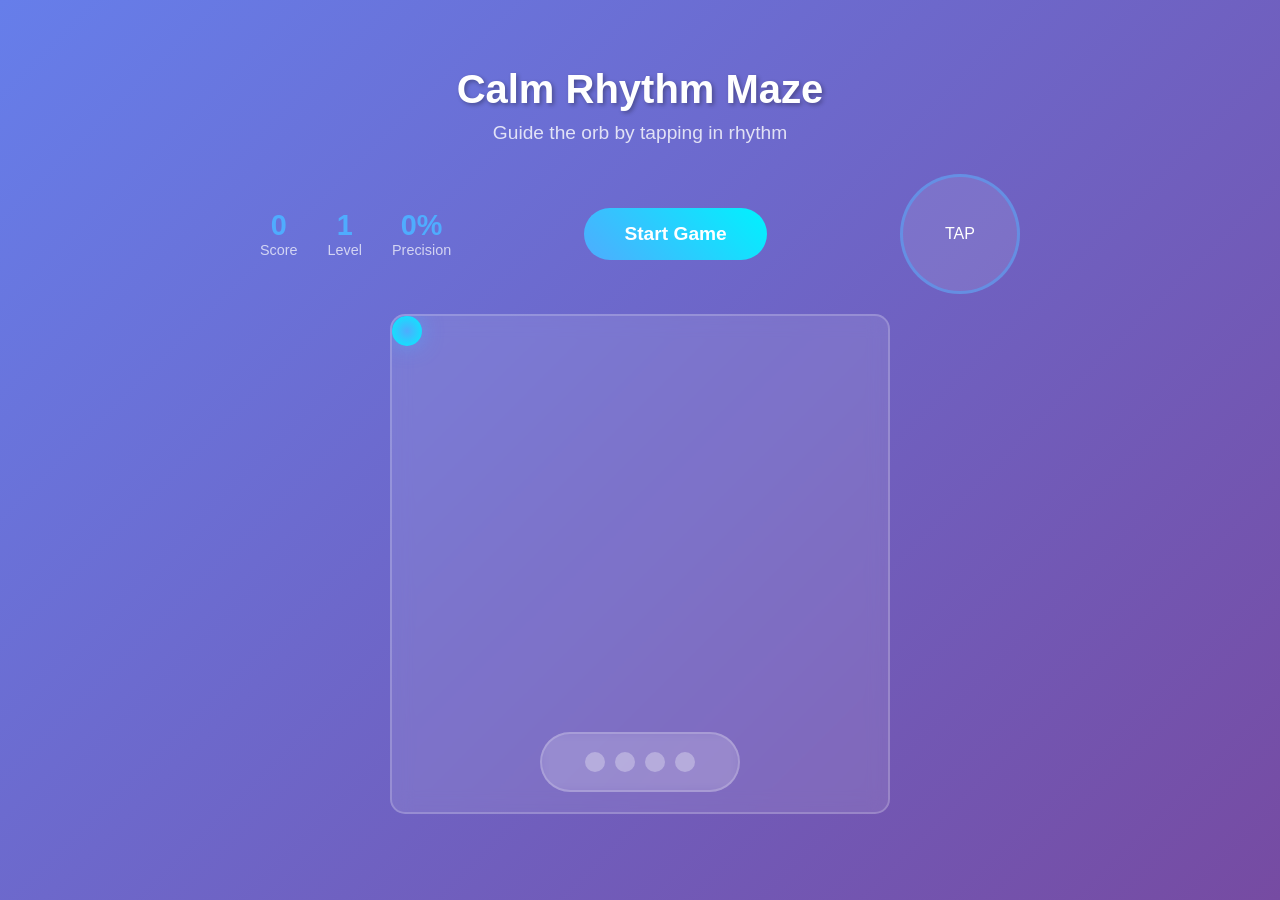
<file: games/Breathing_Maze/static/index.html>
<!DOCTYPE html>
<html lang="en">
<head>
    <meta charset="UTF-8">
    <meta name="viewport" content="width=device-width, initial-scale=1.0">
    <title>Calm Rhythm Maze - Anxiety Relief</title>
    <style>
        * {
            margin: 0;
            padding: 0;
            box-sizing: border-box;
        }

        body {
            font-family: 'Arial', sans-serif;
            background: linear-gradient(135deg, #667eea 0%, #764ba2 100%);
            min-height: 100vh;
            display: flex;
            justify-content: center;
            align-items: center;
            color: white;
            overflow: hidden;
        }

        .game-container {
            text-align: center;
            max-width: 800px;
            width: 90%;
            padding: 20px;
        }

        .title {
            font-size: 2.5rem;
            margin-bottom: 10px;
            text-shadow: 2px 2px 4px rgba(0,0,0,0.3);
        }

        .subtitle {
            font-size: 1.2rem;
            opacity: 0.8;
            margin-bottom: 30px;
        }

        .game-board {
            position: relative;
            width: 500px;
            height: 500px;
            margin: 20px auto;
            background: rgba(255,255,255,0.1);
            border-radius: 15px;
            border: 2px solid rgba(255,255,255,0.2);
            backdrop-filter: blur(10px);
            overflow: hidden;
        }

        .maze {
            position: absolute;
            width: 100%;
            height: 100%;
            display: grid;
            grid-template-columns: repeat(10, 1fr);
            grid-template-rows: repeat(10, 1fr);
            gap: 1px;
        }

        .maze-cell {
            transition: all 0.3s ease;
        }

        .maze-cell.path {
            background: rgba(255,255,255,0.1);
        }

        .maze-cell.wall {
            background: rgba(0,0,0,0.5);
        }

        .orb {
            position: absolute;
            width: 30px;
            height: 30px;
            border-radius: 50%;
            background: radial-gradient(circle, #4facfe 0%, #00f2fe 100%);
            box-shadow: 0 0 20px rgba(79, 172, 254, 0.6);
            transition: all 0.4s ease;
            z-index: 10;
            animation: glow 2s ease-in-out infinite alternate;
        }

        @keyframes glow {
            from { box-shadow: 0 0 20px rgba(79, 172, 254, 0.6); }
            to { box-shadow: 0 0 40px rgba(79, 172, 254, 1); }
        }

        .rhythm-indicator {
            position: absolute;
            bottom: 20px;
            left: 50%;
            transform: translateX(-50%);
            width: 200px;
            height: 60px;
            background: rgba(255,255,255,0.1);
            border-radius: 30px;
            display: flex;
            align-items: center;
            justify-content: center;
            backdrop-filter: blur(5px);
            border: 2px solid rgba(255,255,255,0.2);
        }

        .beat-indicator {
            width: 20px;
            height: 20px;
            background: rgba(255,255,255,0.3);
            border-radius: 50%;
            margin: 0 5px;
            transition: all 0.2s ease;
        }

        .beat-indicator.active {
            background: #4facfe;
            transform: scale(1.5);
            box-shadow: 0 0 15px rgba(79, 172, 254, 0.8);
        }

        .controls {
            display: flex;
            justify-content: space-between;
            align-items: center;
            margin: 20px 0;
            flex-wrap: wrap;
            gap: 20px;
        }

        .stats {
            display: flex;
            gap: 30px;
            align-items: center;
        }

        .stat {
            text-align: center;
        }

        .stat-value {
            font-size: 1.8rem;
            font-weight: bold;
            color: #4facfe;
        }

        .stat-label {
            font-size: 0.9rem;
            opacity: 0.7;
        }

        .tap-area {
            width: 120px;
            height: 120px;
            background: rgba(255,255,255,0.1);
            border: 3px solid rgba(79, 172, 254, 0.5);
            border-radius: 50%;
            display: flex;
            align-items: center;
            justify-content: center;
            cursor: pointer;
            transition: all 0.2s ease;
            user-select: none;
        }

        .tap-area:hover {
            background: rgba(255,255,255,0.2);
            transform: scale(1.05);
        }

        .tap-area:active {
            transform: scale(0.95);
            background: rgba(79, 172, 254, 0.3);
        }

        .start-button {
            background: linear-gradient(45deg, #4facfe, #00f2fe);
            color: white;
            border: none;
            padding: 15px 40px;
            border-radius: 30px;
            font-size: 1.2rem;
            font-weight: bold;
            cursor: pointer;
            transition: all 0.3s ease;
        }

        .start-button:hover {
            transform: translateY(-2px);
            box-shadow: 0 12px 35px rgba(79, 172, 254, 0.4);
        }

        .feedback {
            position: absolute;
            top: 50%;
            left: 50%;
            transform: translate(-50%, -50%);
            font-size: 1.5rem;
            font-weight: bold;
            opacity: 0;
            transition: all 0.5s ease;
            pointer-events: none;
            z-index: 100;
        }

        .feedback.show {
            opacity: 1;
            transform: translate(-50%, -50%) translateY(-20px);
        }

        .feedback.success {
            color: #4facfe;
        }

        .feedback.miss {
            color: #ff6b6b;
        }

        .level-complete {
            position: fixed;
            top: 0;
            left: 0;
            width: 100%;
            height: 100%;
            background: rgba(0,0,0,0.8);
            display: flex;
            align-items: center;
            justify-content: center;
            z-index: 1000;
            opacity: 0;
            visibility: hidden;
            transition: all 0.3s ease;
        }

        .level-complete.show {
            opacity: 1;
            visibility: visible;
        }

        .level-complete-content {
            background: linear-gradient(135deg, #667eea 0%, #764ba2 100%);
            padding: 40px;
            border-radius: 20px;
            text-align: center;
        }

        @media (max-width: 768px) {
            .game-board {
                width: 90vw;
                height: 90vw;
                max-width: 400px;
                max-height: 400px;
            }
            
            .controls {
                flex-direction: column;
                gap: 15px;
            }
        }
    </style>
</head>
<body>
    <div class="game-container">
        <h1 class="title">Calm Rhythm Maze</h1>
        <p class="subtitle">Guide the orb by tapping in rhythm</p>
        
        <div class="controls">
            <div class="stats">
                <div class="stat">
                    <div class="stat-value" id="score">0</div>
                    <div class="stat-label">Score</div>
                </div>
                <div class="stat">
                    <div class="stat-value" id="level">1</div>
                    <div class="stat-label">Level</div>
                </div>
                <div class="stat">
                    <div class="stat-value" id="precision">0%</div>
                    <div class="stat-label">Precision</div>
                </div>
            </div>
            
            <button class="start-button" id="startBtn" onclick="startGame()">Start Game</button>
            
            <div class="tap-area" id="tapArea">
                <div>TAP</div>
            </div>
        </div>
        
        <div class="game-board">
            <div class="maze" id="maze"></div>
            <div class="orb" id="orb"></div>
            
            <div class="rhythm-indicator">
                <div class="beat-indicator" id="beat1"></div>
                <div class="beat-indicator" id="beat2"></div>
                <div class="beat-indicator" id="beat3"></div>
                <div class="beat-indicator" id="beat4"></div>
            </div>
            
            <div class="feedback" id="feedback"></div>
        </div>
    </div>
    
    <div class="level-complete" id="levelComplete">
        <div class="level-complete-content">
            <h2>Level Complete!</h2>
            <p>Level <span id="newLevel">2</span></p>
            <button class="start-button" onclick="closeLevelComplete()">Continue</button>
        </div>
    </div>

    <script>
        class RhythmMazeGame {
            constructor() {
                this.sessionId = null;
                this.isPlaying = false;
                this.audioContext = null;
                this.rhythmPattern = [];
                this.patternStartTime = 0;
                this.position = { x: 1, y: 1 };
                this.maze = [];
                this.score = 0;
                this.level = 1;
                
                this.initAudio();
                this.bindEvents();
            }
            
            async initAudio() {
                try {
                    this.audioContext = new (window.AudioContext || window.webkitAudioContext)();
                } catch (e) {
                    console.log('Audio not supported');
                }
            }
            
            bindEvents() {
                const tapArea = document.getElementById('tapArea');
                tapArea.addEventListener('click', (e) => this.handleTap(e));
                tapArea.addEventListener('touchstart', (e) => {
                    e.preventDefault();
                    this.handleTap(e);
                });
            }
            
            async startGame() {
                if (this.audioContext && this.audioContext.state === 'suspended') {
                    await this.audioContext.resume();
                }
                
                try {
                    const response = await fetch('/api/start-session', {
                        method: 'POST',
                        headers: { 'Content-Type': 'application/json' }
                    });
                    
                    if (!response.ok) {
                        throw new Error('Server connection failed');
                    }
                    
                    const data = await response.json();
                    
                    this.sessionId = data.session_id;
                    this.maze = data.maze;
                    this.rhythmPattern = data.rhythm_pattern;
                    this.patternStartTime = data.pattern_start_time;
                    this.position = data.position;
                    this.level = data.level;
                    this.score = data.score;
                    
                    this.isPlaying = true;
                    this.renderMaze();
                    this.updateOrb();
                    this.startRhythmLoop();
                    this.updateUI();
                    
                    document.getElementById('startBtn').textContent = 'Playing...';
                    
                } catch (error) {
                    console.error('Start game error:', error);
                    this.showFeedback('Connection Error - Check if server is running', 'miss');
                }
            }
            
            renderMaze() {
                const mazeElement = document.getElementById('maze');
                mazeElement.innerHTML = '';
                
                this.maze.forEach((row) => {
                    row.forEach((cell) => {
                        const cellElement = document.createElement('div');
                        cellElement.className = `maze-cell ${cell === 0 ? 'path' : 'wall'}`;
                        mazeElement.appendChild(cellElement);
                    });
                });
            }
            
            updateOrb() {
                const orb = document.getElementById('orb');
                const cellSize = 500 / 10;
                const orbSize = 30;
                
                const x = (this.position.x * cellSize) + (cellSize - orbSize) / 2;
                const y = (this.position.y * cellSize) + (cellSize - orbSize) / 2;
                
                orb.style.left = x + 'px';
                orb.style.top = y + 'px';
            }
            
            startRhythmLoop() {
                if (!this.isPlaying) return;
                
                const now = Date.now();
                const patternDuration = this.rhythmPattern.reduce((a, b) => a + b, 0);
                const timeInPattern = (now - this.patternStartTime) % patternDuration;
                
                let currentBeat = 0;
                let accumulatedTime = 0;
                
                for (let i = 0; i < this.rhythmPattern.length; i++) {
                    if (timeInPattern >= accumulatedTime && timeInPattern < accumulatedTime + this.rhythmPattern[i]) {
                        currentBeat = i;
                        break;
                    }
                    accumulatedTime += this.rhythmPattern[i];
                }
                
                this.updateBeatIndicators(currentBeat);
                this.playBeatSound();
                
                requestAnimationFrame(() => this.startRhythmLoop());
            }
            
            updateBeatIndicators(activeBeat) {
                for (let i = 1; i <= 4; i++) {
                    const indicator = document.getElementById(`beat${i}`);
                    if (i - 1 === activeBeat) {
                        indicator.classList.add('active');
                    } else {
                        indicator.classList.remove('active');
                    }
                }
            }
            
            playBeatSound() {
                if (!this.audioContext) return;
                
                const oscillator = this.audioContext.createOscillator();
                const gainNode = this.audioContext.createGain();
                
                oscillator.connect(gainNode);
                gainNode.connect(this.audioContext.destination);
                
                oscillator.frequency.value = 440;
                oscillator.type = 'sine';
                
                gainNode.gain.setValueAtTime(0, this.audioContext.currentTime);
                gainNode.gain.linearRampToValueAtTime(0.1, this.audioContext.currentTime + 0.01);
                gainNode.gain.exponentialRampToValueAtTime(0.001, this.audioContext.currentTime + 0.1);
                
                oscillator.start(this.audioContext.currentTime);
                oscillator.stop(this.audioContext.currentTime + 0.1);
            }
            
            async handleTap(event) {
                if (!this.isPlaying || !this.sessionId) return;
                
                try {
                    const response = await fetch('/api/tap', {
                        method: 'POST',
                        headers: { 'Content-Type': 'application/json' },
                        body: JSON.stringify({
                            timestamp: Date.now(),
                            session_id: this.sessionId
                        })
                    });
                    
                    const result = await response.json();
                    
                    if (result.success) {
                        this.position = result.position;
                        this.score = result.score;
                        this.updateOrb();
                        this.showFeedback(`Perfect! ${result.precision.toFixed(0)}%`, 'success');
                        
                        if (result.level_complete) {
                            this.level = result.new_level;
                            this.rhythmPattern = result.new_pattern;
                            this.patternStartTime = result.pattern_start_time;
                            this.showLevelComplete();
                        }
                    } else {
                        this.showFeedback(`Miss: ${result.timing_difference.toFixed(0)}ms`, 'miss');
                    }
                    
                    this.updateUI();
                    
                } catch (error) {
                    console.error('Tap error:', error);
                }
            }
            
            showFeedback(message, type) {
                const feedback = document.getElementById('feedback');
                feedback.textContent = message;
                feedback.className = `feedback ${type}`;
                feedback.classList.add('show');
                
                setTimeout(() => {
                    feedback.classList.remove('show');
                }, 1500);
            }
            
            showLevelComplete() {
                const modal = document.getElementById('levelComplete');
                const newLevelSpan = document.getElementById('newLevel');
                newLevelSpan.textContent = this.level;
                modal.classList.add('show');
                this.isPlaying = false;
            }
            
            closeLevelComplete() {
                const modal = document.getElementById('levelComplete');
                modal.classList.remove('show');
                this.isPlaying = true;
                this.startRhythmLoop();
            }
            
            updateUI() {
                document.getElementById('score').textContent = this.score;
                document.getElementById('level').textContent = this.level;
                document.getElementById('precision').textContent = `${this.score > 0 ? Math.round(this.score / this.level) : 0}%`;
            }
        }
        
        let game = null;
        
        document.addEventListener('DOMContentLoaded', () => {
            game = new RhythmMazeGame();
        });
        
        function startGame() {
            if (game) game.startGame();
        }
        
        function closeLevelComplete() {
            if (game) game.closeLevelComplete();
        }
    </script>
</body>
</html>
</file>
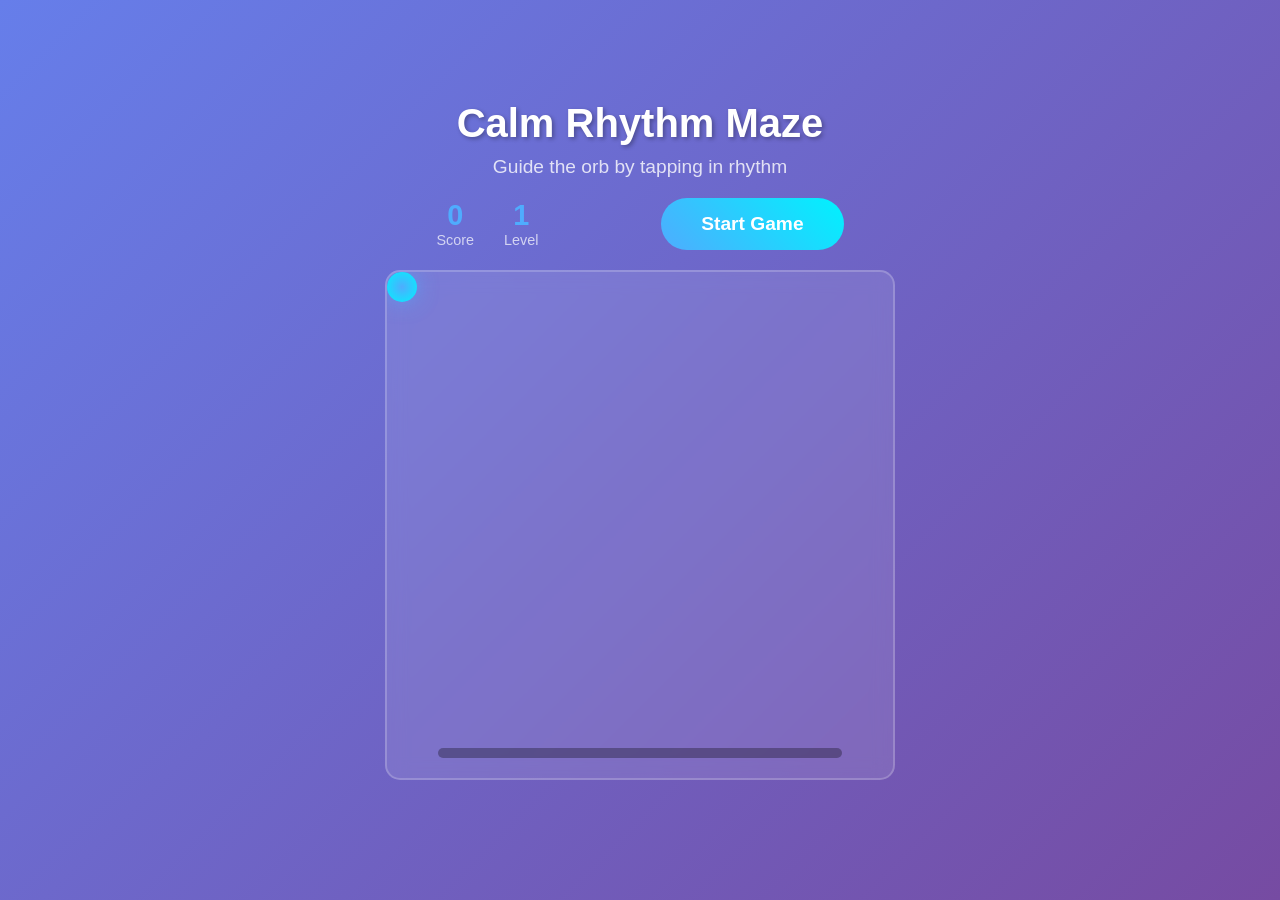
<file: games/color_maze/static/index.html>
<!DOCTYPE html>
<html lang="en">
<head>
    <meta charset="UTF-8">
    <meta name="viewport" content="width=device-width, initial-scale=1.0">
    <title>Calm Rhythm Maze - Anxiety Relief</title>
    <style>
        :root {
            --primary-glow: #4facfe; --primary-bg: #667eea; --secondary-bg: #764ba2;
            --text-color: #ffffff; --ui-bg: rgba(255, 255, 255, 0.1); --ui-border: rgba(255, 255, 255, 0.2);
        }
        * { margin: 0; padding: 0; box-sizing: border-box; }
        body {
            font-family: 'Arial', sans-serif; background: linear-gradient(135deg, var(--primary-bg) 0%, var(--secondary-bg) 100%);
            min-height: 100vh; display: flex; justify-content: center; align-items: center; color: var(--text-color); overflow: hidden;
        }
        .game-container { text-align: center; max-width: 90vw; width: 550px; padding: 20px; }
        .title { font-size: 2.5rem; margin-bottom: 10px; text-shadow: 2px 2px 4px rgba(0,0,0,0.3); }
        .subtitle { font-size: 1.2rem; opacity: 0.8; margin-bottom: 20px; }
        .game-board {
            position: relative; width: 100%; aspect-ratio: 1 / 1; margin: 20px auto; background: var(--ui-bg);
            border-radius: 15px; border: 2px solid var(--ui-border); backdrop-filter: blur(10px); overflow: hidden;
        }
        .maze {
            position: absolute; width: 100%; height: 100%; display: grid;
            grid-template-columns: repeat(10, 1fr); grid-template-rows: repeat(10, 1fr); gap: 1px;
        }
        .maze-cell.path { background: rgba(255,255,255,0.05); }
        .maze-cell.wall { background: rgba(0,0,0,0.4); }
        .orb {
            position: absolute; width: 6%; height: 6%; border-radius: 50%;
            background: radial-gradient(circle, var(--primary-glow) 0%, #00f2fe 100%);
            box-shadow: 0 0 20px rgba(79, 172, 254, 0.6); transition: all 0.4s ease; z-index: 10;
            animation: glow 2s ease-in-out infinite alternate;
        }
        @keyframes glow { from { box-shadow: 0 0 20px rgba(79, 172, 254, 0.6); } to { box-shadow: 0 0 40px rgba(79, 172, 254, 1); } }
        .rhythm-indicator {
            position: absolute; bottom: 20px; left: 10%; width: 80%; height: 10px;
            background: rgba(0,0,0,0.3); border-radius: 5px; overflow: hidden;
        }
        .rhythm-bar {
            width: 100%; height: 100%; background: var(--primary-glow); transform: translateX(-100%);
            animation-duration: 4s; animation-timing-function: linear; animation-iteration-count: infinite;
        }
        @keyframes sweep { from { transform: translateX(-100%); } to { transform: translateX(0%); } }
        .controls { display: flex; justify-content: space-around; align-items: center; margin: 20px 0; flex-wrap: wrap; gap: 20px; }
        .stats { display: flex; gap: 30px; align-items: center; order: 1; }
        .stat-value { font-size: 1.8rem; font-weight: bold; color: var(--primary-glow); }
        .stat-label { font-size: 0.9rem; opacity: 0.7; }
        .start-button {
            background: linear-gradient(45deg, var(--primary-glow), #00f2fe); color: var(--text-color); border: none;
            padding: 15px 40px; border-radius: 30px; font-size: 1.2rem; font-weight: bold;
            cursor: pointer; transition: all 0.3s ease; order: 2;
        }
        .start-button:hover { transform: translateY(-2px); box-shadow: 0 12px 35px rgba(79, 172, 254, 0.4); }
        .start-button.hidden { display: none; }
        .tap-area {
            width: 120px; height: 120px; background: var(--ui-bg); border: 3px solid rgba(79, 172, 254, 0.5);
            border-radius: 50%; display: none; align-items: center; justify-content: center;
            cursor: pointer; transition: all 0.2s ease; user-select: none; order: 2; font-size: 1.2rem; font-weight: bold;
        }
        .tap-area.visible { display: flex; }
        .tap-area:hover { background: rgba(255,255,255,0.2); transform: scale(1.05); }
        .tap-area:active { transform: scale(0.95); background: rgba(79, 172, 254, 0.3); }
        .feedback { position: absolute; top: 50%; left: 50%; transform: translate(-50%, -50%); font-size: 1.5rem; font-weight: bold; opacity: 0; transition: all 0.5s ease; pointer-events: none; z-index: 100; }
        .feedback.show { opacity: 1; transform: translate(-50%, -50%) translateY(-20px); }
        .feedback.success { color: var(--primary-glow); } .feedback.miss { color: #ff6b6b; }
        .level-complete { position: fixed; top: 0; left: 0; width: 100%; height: 100%; background: rgba(0,0,0,0.8); display: flex; align-items: center; justify-content: center; z-index: 1000; opacity: 0; visibility: hidden; transition: all 0.3s ease; }
        .level-complete.show { opacity: 1; visibility: visible; }
        .level-complete-content { background: linear-gradient(135deg, var(--primary-bg) 0%, var(--secondary-bg) 100%); padding: 40px; border-radius: 20px; text-align: center; }
        @media (max-width: 600px) { .controls { flex-direction: column; } .stats, .start-button, .tap-area { order: 0; } }
    </style>
</head>
<body>
    <div class="game-container">
        <h1 class="title">Calm Rhythm Maze</h1>
        <p class="subtitle">Guide the orb by tapping in rhythm</p>
        <div class="controls">
            <div class="stats">
                <div class="stat"><div class="stat-value" id="score">0</div><div class="stat-label">Score</div></div>
                <div class="stat"><div class="stat-value" id="level">1</div><div class="stat-label">Level</div></div>
            </div>
            <button class="start-button" id="startBtn">Start Game</button>
            <div class="tap-area" id="tapArea">TAP</div>
        </div>
        <div class="game-board" id="game-board">
            <div class="maze" id="maze"></div>
            <div class="orb" id="orb"></div>
            <div class="rhythm-indicator"><div class="rhythm-bar" id="rhythmBar"></div></div>
            <div class="feedback" id="feedback"></div>
        </div>
    </div>
    <div class="level-complete" id="levelComplete">
        <div class="level-complete-content">
            <h2>Level Complete!</h2>
            <p>Level <span id="newLevel">2</span></p>
            <button class="start-button" onclick="closeLevelComplete()">Continue</button>
        </div>
    </div>

    <script>
        class RhythmMazeGame {
            constructor() {
                this.sessionId = null; this.isPlaying = false; this.audioContext = null; this.rhythmPattern = [];
                this.patternStartTime = 0; this.position = { x: 1, y: 1 }; this.maze = []; this.score = 0; this.level = 1;
                this.rhythmLoop = null; this.startBtn = document.getElementById('startBtn'); this.tapArea = document.getElementById('tapArea');
                this.initAudio(); this.bindEvents();
            }
            async initAudio() { try { this.audioContext = new (window.AudioContext || window.webkitAudioContext)(); } catch (e) { console.log('Audio not supported'); } }
            bindEvents() {
                this.startBtn.addEventListener('click', () => this.startGame());
                this.tapArea.addEventListener('click', (e) => this.handleTap(e));
                this.tapArea.addEventListener('touchstart', (e) => { e.preventDefault(); this.handleTap(e); });
            }
            async startGame() {
                if (this.isPlaying) return;
                if (this.audioContext && this.audioContext.state === 'suspended') { await this.audioContext.resume(); }
                try {
                    const response = await fetch('/api/start-session', { method: 'POST', headers: { 'Content-Type': 'application/json' } });
                    if (!response.ok) throw new Error('Server connection failed');
                    const data = await response.json();
                    this.sessionId = data.session_id; this.maze = data.maze; this.rhythmPattern = data.rhythm_pattern;
                    this.patternStartTime = data.pattern_start_time; this.position = data.position; this.level = data.level; this.score = data.score;
                    this.isPlaying = true; this.renderMaze(); this.updateOrb(); this.startRhythmLoop(); this.updateUI();
                    this.startBtn.classList.add('hidden'); this.tapArea.classList.add('visible');
                } catch (error) { console.error('Start game error:', error); this.showFeedback('Connection Error', 'miss'); }
            }
            renderMaze() {
                const mazeElement = document.getElementById('maze'); mazeElement.innerHTML = '';
                this.maze.forEach(row => {
                    row.forEach(cell => {
                        const cellElement = document.createElement('div');
                        cellElement.className = `maze-cell ${cell === 0 ? 'path' : 'wall'}`;
                        mazeElement.appendChild(cellElement);
                    });
                });
            }
            updateOrb() {
                const orb = document.getElementById('orb'); const boardSize = document.getElementById('game-board').clientWidth;
                const cellSize = boardSize / 10; const orbSize = orb.clientWidth;
                const x = (this.position.x * cellSize) + (cellSize - orbSize) / 2; const y = (this.position.y * cellSize) + (cellSize - orbSize) / 2;
                orb.style.left = x + 'px'; orb.style.top = y + 'px';
            }
            startRhythmLoop() {
                if (!this.isPlaying) { if (this.rhythmLoop) cancelAnimationFrame(this.rhythmLoop); return; }
                const rhythmBar = document.getElementById('rhythmBar');
                const patternDuration = this.rhythmPattern[this.rhythmPattern.length - 1] + this.rhythmPattern[1];
                rhythmBar.style.animation = 'none'; rhythmBar.offsetHeight;
                rhythmBar.style.animation = `sweep ${patternDuration}ms linear infinite`;
            }
            async handleTap(event) {
                if (!this.isPlaying || !this.sessionId) return;
                try {
                    const response = await fetch('/api/tap', {
                        method: 'POST', headers: { 'Content-Type': 'application/json' },
                        body: JSON.stringify({ timestamp: Date.now(), session_id: this.sessionId })
                    });
                    const result = await response.json();
                    if (result.success) {
                        this.position = result.position; this.score = result.score; this.updateOrb(); this.showFeedback(`Perfect!`, 'success');
                        if (result.level_complete) {
                            this.level = result.new_level; this.rhythmPattern = result.new_pattern; this.patternStartTime = result.pattern_start_time;
                            this.showLevelComplete();
                        }
                    } else { this.showFeedback(`Miss`, 'miss'); }
                    this.updateUI();
                } catch (error) { console.error('Tap error:', error); }
            }
            showFeedback(message, type) {
                const feedback = document.getElementById('feedback'); feedback.textContent = message;
                feedback.className = `feedback ${type} show`;
                setTimeout(() => feedback.classList.remove('show'), 1000);
            }
            showLevelComplete() {
                const modal = document.getElementById('levelComplete'); document.getElementById('newLevel').textContent = this.level;
                modal.classList.add('show'); this.isPlaying = false;
            }
            closeLevelComplete() {
                const modal = document.getElementById('levelComplete'); modal.classList.remove('show');
                this.isPlaying = true; this.startRhythmLoop();
            }
            updateUI() {
                document.getElementById('score').textContent = this.score; document.getElementById('level').textContent = this.level;
            }
        }
        let game = null;
        document.addEventListener('DOMContentLoaded', () => { game = new RhythmMazeGame(); });
        function closeLevelComplete() { if (game) game.closeLevelComplete(); }
    </script>
</body>
</html>
</file>
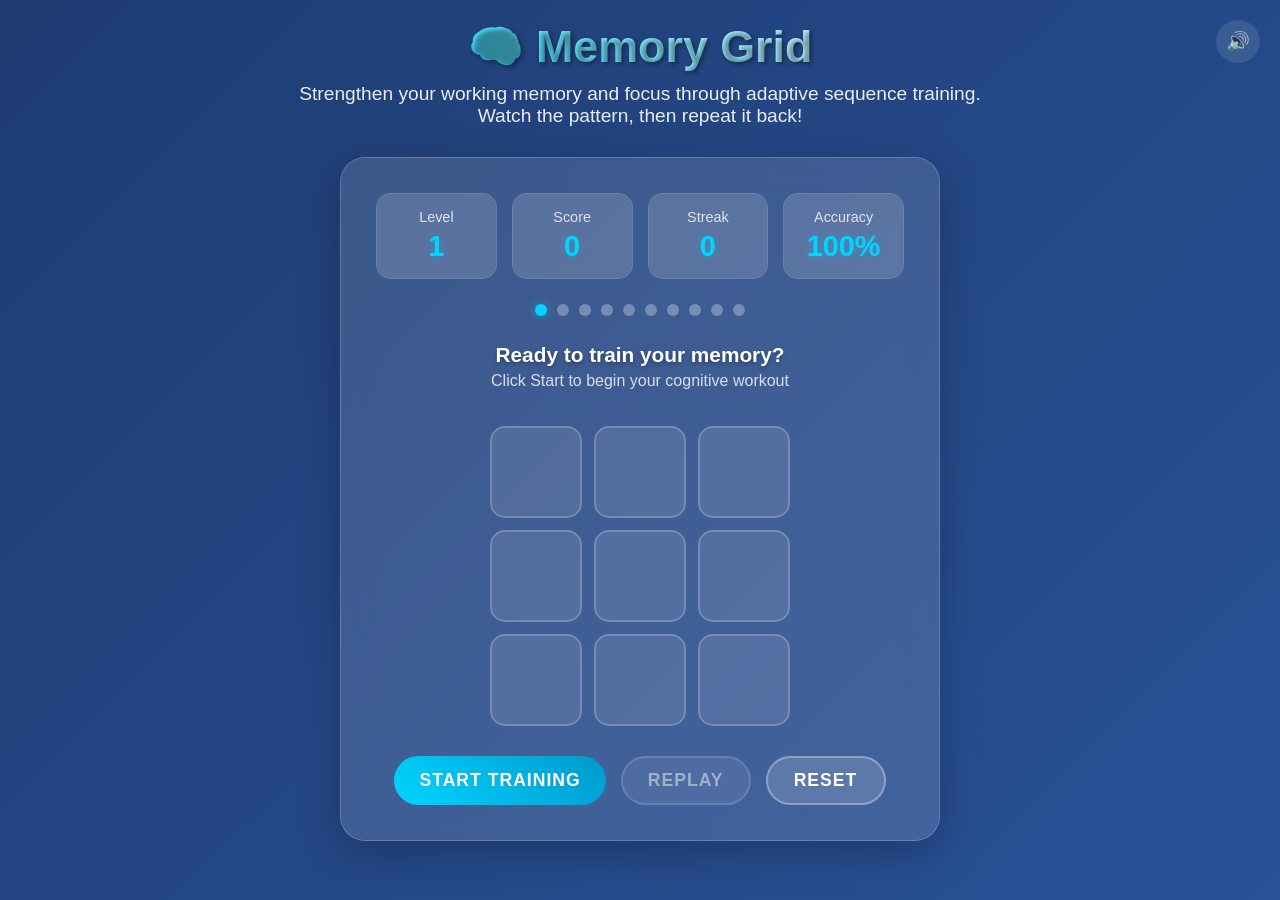
<file: games/memory_grid/static/index.html>
<!DOCTYPE html>
<html lang="en">
<head>
    <meta charset="UTF-8">
    <meta name="viewport" content="width=device-width, initial-scale=1.0">
    <title>Memory Grid - Cognitive Training</title>
    <style>
        * {
            margin: 0;
            padding: 0;
            box-sizing: border-box;
        }

        body {
            font-family: 'Arial', sans-serif;
            background: linear-gradient(135deg, #1e3c72 0%, #2a5298 100%);
            min-height: 100vh;
            display: flex;
            flex-direction: column;
            align-items: center;
            padding: 20px;
            color: white;
        }

        .header {
            text-align: center;
            margin-bottom: 30px;
        }

        .header h1 {
            font-size: 2.8em;
            margin-bottom: 10px;
            text-shadow: 2px 2px 4px rgba(0,0,0,0.4);
            background: linear-gradient(45deg, #00d4ff, #ffffff);
            -webkit-background-clip: text;
            -webkit-text-fill-color: transparent;
            background-clip: text;
        }

        .header p {
            font-size: 1.2em;
            opacity: 0.9;
            max-width: 700px;
            margin: 0 auto;
        }

        .game-container {
            background: rgba(255, 255, 255, 0.12);
            backdrop-filter: blur(15px);
            border-radius: 25px;
            padding: 35px;
            box-shadow: 0 12px 40px rgba(0,0,0,0.25);
            max-width: 600px;
            width: 100%;
            border: 1px solid rgba(255,255,255,0.2);
        }

        .game-stats {
            display: grid;
            grid-template-columns: repeat(auto-fit, minmax(120px, 1fr));
            gap: 15px;
            margin-bottom: 25px;
        }

        .stat-item {
            background: rgba(255, 255, 255, 0.15);
            padding: 15px;
            border-radius: 15px;
            text-align: center;
            border: 1px solid rgba(255,255,255,0.1);
        }

        .stat-label {
            font-size: 0.9em;
            opacity: 0.8;
            margin-bottom: 5px;
        }

        .stat-value {
            font-size: 1.8em;
            font-weight: bold;
            color: #00d4ff;
            text-shadow: 0 0 10px rgba(0,212,255,0.3);
        }

        .memory-grid {
            display: grid;
            grid-template-columns: repeat(3, 1fr);
            gap: 12px;
            margin: 30px auto;
            max-width: 300px;
            aspect-ratio: 1;
        }

        .grid-cell {
            background: rgba(255, 255, 255, 0.1);
            border: 2px solid rgba(255,255,255,0.2);
            border-radius: 15px;
            cursor: pointer;
            transition: all 0.3s ease;
            display: flex;
            align-items: center;
            justify-content: center;
            font-size: 1.5em;
            font-weight: bold;
            position: relative;
            overflow: hidden;
        }

        .grid-cell::before {
            content: '';
            position: absolute;
            top: 0;
            left: 0;
            right: 0;
            bottom: 0;
            background: linear-gradient(45deg, transparent, rgba(255,255,255,0.1));
            opacity: 0;
            transition: opacity 0.3s ease;
        }

        .grid-cell:hover::before {
            opacity: 1;
        }

        .grid-cell.active {
            background: linear-gradient(45deg, #00d4ff, #0099cc);
            border-color: #00d4ff;
            box-shadow: 0 0 25px rgba(0,212,255,0.5);
            transform: scale(1.05);
        }

        .grid-cell.sequence-play {
            background: linear-gradient(45deg, #ff6b6b, #ee5a52);
            border-color: #ff6b6b;
            box-shadow: 0 0 25px rgba(255,107,107,0.5);
            animation: pulse 0.6s ease;
        }

        .grid-cell.correct {
            background: linear-gradient(45deg, #4ecdc4, #44a08d);
            border-color: #4ecdc4;
            animation: success 0.5s ease;
        }

        .grid-cell.incorrect {
            background: linear-gradient(45deg, #e74c3c, #c0392b);
            border-color: #e74c3c;
            animation: error 0.5s ease;
        }

        .grid-cell.disabled {
            opacity: 0.3;
            cursor: not-allowed;
            pointer-events: none;
        }

        @keyframes pulse {
            0%, 100% { transform: scale(1); }
            50% { transform: scale(1.15); }
        }

        @keyframes success {
            0% { transform: scale(1); }
            50% { transform: scale(1.2); background: #4ecdc4; }
            100% { transform: scale(1); }
        }

        @keyframes error {
            0%, 100% { transform: translateX(0); }
            25% { transform: translateX(-10px); }
            75% { transform: translateX(10px); }
        }

        .controls {
            display: flex;
            justify-content: center;
            gap: 15px;
            margin-top: 25px;
            flex-wrap: wrap;
        }

        .btn {
            padding: 12px 25px;
            border: none;
            border-radius: 25px;
            font-size: 1.1em;
            font-weight: bold;
            cursor: pointer;
            transition: all 0.3s ease;
            text-transform: uppercase;
            letter-spacing: 1px;
            min-width: 120px;
        }

        .btn-primary {
            background: linear-gradient(45deg, #00d4ff, #0099cc);
            color: white;
        }

        .btn-secondary {
            background: rgba(255, 255, 255, 0.15);
            color: white;
            border: 2px solid rgba(255, 255, 255, 0.3);
        }

        .btn:hover {
            transform: translateY(-2px);
            box-shadow: 0 8px 25px rgba(0,0,0,0.3);
        }

        .btn:disabled {
            opacity: 0.5;
            cursor: not-allowed;
            transform: none;
        }

        .status-display {
            text-align: center;
            margin: 20px 0;
            min-height: 60px;
            display: flex;
            flex-direction: column;
            justify-content: center;
        }

        .status-text {
            font-size: 1.3em;
            font-weight: bold;
            margin-bottom: 5px;
            text-shadow: 0 2px 4px rgba(0,0,0,0.3);
        }

        .status-subtext {
            font-size: 1em;
            opacity: 0.8;
        }

        .progress-ring {
            width: 60px;
            height: 60px;
            margin: 15px auto;
            position: relative;
        }

        .progress-ring svg {
            transform: rotate(-90deg);
        }

        .progress-ring-circle {
            fill: none;
            stroke: rgba(255,255,255,0.2);
            stroke-width: 4;
        }

        .progress-ring-fill {
            fill: none;
            stroke: #00d4ff;
            stroke-width: 4;
            stroke-linecap: round;
            transition: stroke-dasharray 0.3s ease;
            filter: drop-shadow(0 0 3px rgba(0,212,255,0.3));
        }

        .difficulty-indicator {
            display: flex;
            justify-content: center;
            align-items: center;
            gap: 10px;
            margin: 20px 0;
        }

        .difficulty-dot {
            width: 12px;
            height: 12px;
            border-radius: 50%;
            background: rgba(255,255,255,0.3);
            transition: all 0.3s ease;
        }

        .difficulty-dot.active {
            background: #00d4ff;
            box-shadow: 0 0 10px rgba(0,212,255,0.5);
        }

        .feedback-panel {
            background: rgba(0,0,0,0.3);
            padding: 20px;
            border-radius: 15px;
            margin-top: 20px;
            text-align: center;
            border: 1px solid rgba(255,255,255,0.1);
        }

        .feedback-text {
            font-size: 1.1em;
            margin-bottom: 10px;
        }

        .cognitive-benefits {
            display: grid;
            grid-template-columns: repeat(auto-fit, minmax(200px, 1fr));
            gap: 10px;
            margin-top: 15px;
        }

        .benefit-item {
            background: rgba(255,255,255,0.1);
            padding: 10px;
            border-radius: 10px;
            font-size: 0.9em;
            text-align: center;
        }

        @media (max-width: 600px) {
            .header h1 {
                font-size: 2.2em;
            }
            
            .game-container {
                padding: 25px;
            }
            
            .memory-grid {
                max-width: 250px;
            }
            
            .controls {
                flex-direction: column;
                align-items: center;
            }
            
            .btn {
                width: 100%;
                max-width: 200px;
            }
        }

        .sound-toggle {
            position: absolute;
            top: 20px;
            right: 20px;
            background: rgba(255,255,255,0.1);
            border: none;
            color: white;
            padding: 10px;
            border-radius: 50%;
            cursor: pointer;
            font-size: 1.2em;
            transition: all 0.3s ease;
        }

        .sound-toggle:hover {
            background: rgba(255,255,255,0.2);
        }
    </style>
</head>
<body>
    <button class="sound-toggle" onclick="toggleSound()" id="soundToggle">🔊</button>
    
    <div class="header">
        <h1>🧠 Memory Grid</h1>
        <p>Strengthen your working memory and focus through adaptive sequence training. Watch the pattern, then repeat it back!</p>
    </div>

    <div class="game-container">
        <div class="game-stats">
            <div class="stat-item">
                <div class="stat-label">Level</div>
                <div class="stat-value" id="currentLevel">1</div>
            </div>
            <div class="stat-item">
                <div class="stat-label">Score</div>
                <div class="stat-value" id="score">0</div>
            </div>
            <div class="stat-item">
                <div class="stat-label">Streak</div>
                <div class="stat-value" id="streak">0</div>
            </div>
            <div class="stat-item">
                <div class="stat-label">Accuracy</div>
                <div class="stat-value" id="accuracy">100%</div>
            </div>
        </div>

        <div class="difficulty-indicator" id="difficultyIndicator">
            <!-- Difficulty dots will be generated here -->
        </div>

        <div class="status-display">
            <div class="status-text" id="statusText">Ready to train your memory?</div>
            <div class="status-subtext" id="statusSubtext">Click Start to begin your cognitive workout</div>
            <div class="progress-ring" id="progressRing" style="display: none;">
                <svg width="60" height="60">
                    <circle class="progress-ring-circle" cx="30" cy="30" r="26"></circle>
                    <circle class="progress-ring-fill" cx="30" cy="30" r="26" 
                            stroke-dasharray="163.36" stroke-dashoffset="163.36" id="progressCircle"></circle>
                </svg>
            </div>
        </div>

        <div class="memory-grid" id="memoryGrid">
            <!-- Grid cells will be generated here -->
        </div>

        <div class="controls">
            <button class="btn btn-primary" id="startBtn" onclick="startTraining()">Start Training</button>
            <button class="btn btn-secondary" id="replayBtn" onclick="replaySequence()" disabled>Replay</button>
            <button class="btn btn-secondary" onclick="resetTraining()">Reset</button>
        </div>

        <div class="feedback-panel" id="feedbackPanel" style="display: none;">
            <div class="feedback-text" id="feedbackText"></div>
            <div class="cognitive-benefits">
                <div class="benefit-item">🎯 Enhanced Focus</div>
                <div class="benefit-item">🧠 Working Memory</div>
                <div class="benefit-item">⚡ Quick Thinking</div>
                <div class="benefit-item">🔄 Reduced Rumination</div>
            </div>
        </div>
    </div>

    <script>
        class MemoryGridGame {
            constructor() {
                this.level = 1;
                this.score = 0;
                this.streak = 0;
                this.totalAttempts = 0;
                this.correctSequences = 0;
                this.currentSequence = [];
                this.playerSequence = [];
                this.reactionTimes = [];
                this.sequenceStartTime = 0;
                this.isPlaying = false;
                this.isShowingSequence = false;
                this.soundEnabled = true;
                this.audioContext = null;
                this.sessionId = null;
                
                this.initializeGrid();
                this.updateDisplay();
                this.updateDifficultyIndicator();
                this.initializeAudio();
            }

            initializeAudio() {
                try {
                    this.audioContext = new (window.AudioContext || window.webkitAudioContext)();
                } catch (e) {
                    console.warn('Audio context not available');
                    this.soundEnabled = false;
                }
            }

            playTone(frequency = 440, duration = 200) {
                if (!this.soundEnabled || !this.audioContext) return;
                
                try {
                    const oscillator = this.audioContext.createOscillator();
                    const gainNode = this.audioContext.createGain();
                    
                    oscillator.connect(gainNode);
                    gainNode.connect(this.audioContext.destination);
                    
                    oscillator.frequency.value = frequency;
                    oscillator.type = 'sine';
                    
                    gainNode.gain.setValueAtTime(0.3, this.audioContext.currentTime);
                    gainNode.gain.exponentialRampToValueAtTime(0.01, this.audioContext.currentTime + duration / 1000);
                    
                    oscillator.start();
                    oscillator.stop(this.audioContext.currentTime + duration / 1000);
                } catch (e) {
                    console.warn('Audio playback failed');
                }
            }

            initializeGrid() {
                const grid = document.getElementById('memoryGrid');
                grid.innerHTML = '';
                
                for (let i = 0; i < 9; i++) {
                    const cell = document.createElement('div');
                    cell.className = 'grid-cell';
                    cell.dataset.index = i;
                    cell.addEventListener('click', () => this.handleCellClick(i));
                    grid.appendChild(cell);
                }
            }

            updateDifficultyIndicator() {
                const indicator = document.getElementById('difficultyIndicator');
                indicator.innerHTML = '';
                
                for (let i = 1; i <= 10; i++) {
                    const dot = document.createElement('div');
                    dot.className = 'difficulty-dot';
                    if (i <= this.level) dot.classList.add('active');
                    indicator.appendChild(dot);
                }
            }

            async startTraining() {
                if (this.isPlaying) return;
                
                this.isPlaying = true;
                this.playerSequence = [];
                this.reactionTimes = [];
                
                document.getElementById('startBtn').disabled = true;
                document.getElementById('replayBtn').disabled = true;
                
                await this.generateNewSequence();
                this.showSequence();
            }

            async generateNewSequence() {
                try {
                    const response = await fetch(`/api/sequence/${this.level + 1}`);
                    const data = await response.json();
                    this.currentSequence = data.sequence;
                    this.sessionId = data.session_id;
                } catch (error) {
                    console.error('Failed to generate sequence:', error);
                    // Fallback to local generation
                    this.currentSequence = Array.from({length: this.level + 1}, 
                        () => Math.floor(Math.random() * 9));
                }
                
                this.updateStatus('Watch carefully!', `Memorize this ${this.currentSequence.length}-step sequence`);
            }

            async showSequence() {
                this.isShowingSequence = true;
                this.disableGrid();
                
                const delay = Math.max(400, 800 - (this.level * 50)); // Adaptive timing
                
                for (let i = 0; i < this.currentSequence.length; i++) {
                    await this.wait(delay);
                    this.highlightCell(this.currentSequence[i], true);
                    
                    // Play unique tone for each position
                    const frequency = 200 + (this.currentSequence[i] * 50);
                    this.playTone(frequency, 300);
                    
                    await this.wait(600);
                    this.highlightCell(this.currentSequence[i], false);
                }
                
                await this.wait(500);
                this.startPlayerInput();
            }

            startPlayerInput() {
                this.isShowingSequence = false;
                this.enableGrid();
                this.sequenceStartTime = performance.now();
                
                this.updateStatus('Your turn!', `Repeat the ${this.currentSequence.length}-step sequence`);
                this.showProgressRing();
                document.getElementById('replayBtn').disabled = false;
            }

            handleCellClick(index) {
                if (!this.isPlaying || this.isShowingSequence) return;
                
                const reactionTime = performance.now() - this.sequenceStartTime;
                this.reactionTimes.push(reactionTime);
                this.sequenceStartTime = performance.now(); // Reset for next click
                
                this.playerSequence.push(index);
                this.highlightCell(index, true, 'active');
                
                setTimeout(() => this.highlightCell(index, false), 200);
                
                // Play feedback tone
                this.playTone(300 + (index * 40), 150);
                
                this.updateProgressRing();
                
                // Check if sequence is complete
                if (this.playerSequence.length >= this.currentSequence.length) {
                    setTimeout(() => this.checkSequence(), 300);
                }
            }

            async checkSequence() {
                this.totalAttempts++;
                const isCorrect = this.arraysEqual(this.playerSequence, this.currentSequence);
                
                this.hideProgressRing();
                
                if (isCorrect) {
                    this.handleCorrectSequence();
                } else {
                    this.handleIncorrectSequence();
                }
                
                // Send results to server
                await this.submitResults();
                
                // Reset for next round
                setTimeout(() => this.prepareNextRound(), 2000);
            }

            handleCorrectSequence() {
                this.correctSequences++;
                this.streak++;
                this.score += (this.level + 1) * 10 * (this.streak > 3 ? 2 : 1); // Streak bonus
                
                this.playTone(523, 200); // Success tone (C5)
                setTimeout(() => this.playTone(659, 200), 100); // (E5)
                
                this.updateStatus('Perfect! 🎉', 'Your working memory is strengthening');
                this.showFeedback('Excellent recall! Your cognitive focus is improving.');
                
                // Highlight correct path
                this.currentSequence.forEach((cellIndex, i) => {
                    setTimeout(() => {
                        this.highlightCell(cellIndex, true, 'correct');
                        setTimeout(() => this.highlightCell(cellIndex, false), 300);
                    }, i * 100);
                });
            }

            handleIncorrectSequence() {
                this.streak = 0;
                
                this.playTone(208, 400); // Error tone
                
                this.updateStatus('Not quite right', 'Focus and try again - every attempt builds strength');
                this.showFeedback('Good effort! Memory training takes practice and builds resilience.');
                
                // Show correct sequence
                this.currentSequence.forEach((cellIndex, i) => {
                    setTimeout(() => {
                        this.highlightCell(cellIndex, true, 'correct');
                        setTimeout(() => this.highlightCell(cellIndex, false), 400);
                    }, i * 150);
                });
                
                // Show player errors
                this.playerSequence.forEach((cellIndex, i) => {
                    if (cellIndex !== this.currentSequence[i]) {
                        setTimeout(() => {
                            this.highlightCell(cellIndex, true, 'incorrect');
                            setTimeout(() => this.highlightCell(cellIndex, false), 400);
                        }, i * 150);
                    }
                });
            }

            async submitResults() {
                try {
                    const response = await fetch('/api/validate-sequence', {
                        method: 'POST',
                        headers: {'Content-Type': 'application/json'},
                        body: JSON.stringify({
                            player_sequence: this.playerSequence,
                            reaction_times: this.reactionTimes,
                            session_id: this.sessionId
                        })
                    });
                    
                    const result = await response.json();
                    console.log('Performance metrics:', result);
                    
                } catch (error) {
                    console.error('Failed to submit results:', error);
                }
            }

            async prepareNextRound() {
                // Adaptive difficulty adjustment
                const successRate = this.correctSequences / this.totalAttempts;
                
                try {
                    const response = await fetch(`/api/difficulty-adjustment/${this.level}/${successRate}`);
                    const adjustment = await response.json();
                    
                    if (adjustment.new_level !== this.level) {
                        this.level = adjustment.new_level;
                        this.updateStatus('Level Adjustment', adjustment.message);
                        await this.wait(1500);
                    }
                } catch (error) {
                    // Fallback local adjustment
                    if (successRate >= 0.8 && this.level < 10) {
                        this.level++;
                        this.updateStatus('Level Up!', 'Increasing difficulty - you\'re doing great!');
                        await this.wait(1500);
                    } else if (successRate <= 0.4 && this.level > 1) {
                        this.level--;
                        this.updateStatus('Adjusting Level', 'Optimizing for your learning pace');
                        await this.wait(1500);
                    }
                }
                
                this.updateDisplay();
                this.updateDifficultyIndicator();
                this.hideFeedback();
                
                this.isPlaying = false;
                document.getElementById('startBtn').disabled = false;
                document.getElementById('replayBtn').disabled = true;
                
                this.updateStatus('Ready for next sequence?', `Level ${this.level} - ${this.level + 1} steps`);
            }

            async replaySequence() {
                if (!this.currentSequence.length) return;
                
                document.getElementById('replayBtn').disabled = true;
                this.updateStatus('Replaying sequence...', 'Watch carefully again');
                
                await this.wait(500);
                await this.showSequence();
            }

            resetTraining() {
                this.level = 1;
                this.score = 0;
                this.streak = 0;
                this.totalAttempts = 0;
                this.correctSequences = 0;
                this.currentSequence = [];
                this.playerSequence = [];
                this.isPlaying = false;
                this.isShowingSequence = false;
                
                document.getElementById('startBtn').disabled = false;
                document.getElementById('replayBtn').disabled = true;
                
                this.updateDisplay();
                this.updateDifficultyIndicator();
                this.hideFeedback();
                this.hideProgressRing();
                this.enableGrid();
                
                this.updateStatus('Ready to train your memory?', 'Click Start to begin your cognitive workout');
            }

            highlightCell(index, active, type = 'sequence-play') {
                const cell = document.querySelector(`[data-index="${index}"]`);
                if (!cell) return;
                
                if (active) {
                    cell.classList.add(type);
                } else {
                    cell.classList.remove('sequence-play', 'active', 'correct', 'incorrect');
                }
            }

            disableGrid() {
                document.querySelectorAll('.grid-cell').forEach(cell => {
                    cell.classList.add('disabled');
                });
            }

            enableGrid() {
                document.querySelectorAll('.grid-cell').forEach(cell => {
                    cell.classList.remove('disabled');
                });
            }

            showProgressRing() {
                document.getElementById('progressRing').style.display = 'block';
                this.updateProgressRing();
            }

            hideProgressRing() {
                document.getElementById('progressRing').style.display = 'none';
            }

            updateProgressRing() {
                const circle = document.getElementById('progressCircle');
                const progress = this.playerSequence.length / this.currentSequence.length;
                const circumference = 2 * Math.PI * 26;
                const offset = circumference - (progress * circumference);
                circle.style.strokeDashoffset = offset;
            }

            updateStatus(main, sub) {
                document.getElementById('statusText').textContent = main;
                document.getElementById('statusSubtext').textContent = sub;
            }

            showFeedback(text) {
                document.getElementById('feedbackText').textContent = text;
                document.getElementById('feedbackPanel').style.display = 'block';
            }

            hideFeedback() {
                document.getElementById('feedbackPanel').style.display = 'none';
            }

            updateDisplay() {
                document.getElementById('currentLevel').textContent = this.level;
                document.getElementById('score').textContent = this.score;
                document.getElementById('streak').textContent = this.streak;
                
                const accuracy = this.totalAttempts > 0 ? 
                    Math.round((this.correctSequences / this.totalAttempts) * 100) : 100;
                document.getElementById('accuracy').textContent = accuracy + '%';
            }

            arraysEqual(a, b) {
                return a.length === b.length && a.every((val, i) => val === b[i]);
            }

            wait(ms) {
                return new Promise(resolve => setTimeout(resolve, ms));
            }
        }

        // Initialize game
        const game = new MemoryGridGame();

        // Global functions
        function startTraining() {
            game.startTraining();
        }

        function replaySequence() {
            game.replaySequence();
        }

        function resetTraining() {
            game.resetTraining();
        }

        function toggleSound() {
            game.soundEnabled = !game.soundEnabled;
            const toggle = document.getElementById('soundToggle');
            toggle.textContent = game.soundEnabled ? '🔊' : '🔇';
            
            if (game.soundEnabled && !game.audioContext) {
                game.initializeAudio();
            }
        }

        // Keyboard shortcuts
        document.addEventListener('keydown', (e) => {
            if (e.code === 'Space' && !game.isPlaying) {
                e.preventDefault();
                startTraining();
            } else if (e.code === 'KeyR' && game.currentSequence.length > 0) {
                e.preventDefault();
                replaySequence();
            }
            
            // Number keys for grid input (1-9)
            const num = parseInt(e.key);
            if (num >= 1 && num <= 9 && game.isPlaying && !game.isShowingSequence) {
                game.handleCellClick(num - 1);
            }
        });

        // Handle page visibility for audio context
        document.addEventListener('visibilitychange', () => {
            if (document.hidden && game.audioContext) {
                game.audioContext.suspend();
            } else if (!document.hidden && game.audioContext && game.soundEnabled) {
                game.audioContext.resume();
            }
        });

        // Initialize audio on first user interaction
        document.addEventListener('click', () => {
            if (game.audioContext && game.audioContext.state === 'suspended') {
                game.audioContext.resume();
            }
        }, { once: true });
    </script>
</body>
</html>
</file>
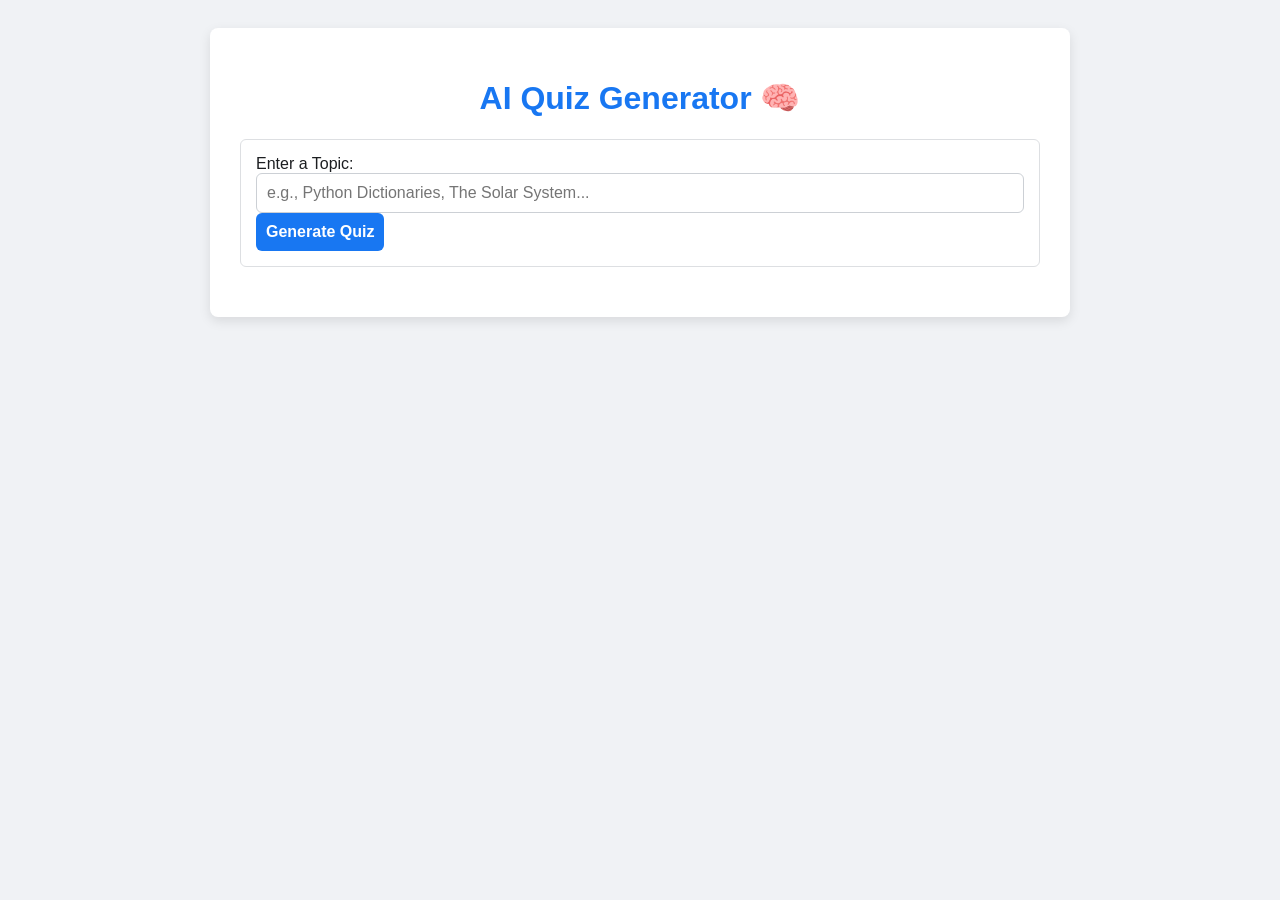
<file: games/quiz/static/index.html>
<!DOCTYPE html>
<html lang="en">
<head>
    <meta charset="UTF-8">
    <meta name="viewport" content="width=device-width, initial-scale=1.0">
    <title>AI Quiz Generator</title>
    <style>
        body { font-family: -apple-system, BlinkMacSystemFont, "Segoe UI", Roboto, Helvetica, Arial, sans-serif; background-color: #f0f2f5; color: #1c1e21; display: flex; justify-content: center; padding: 20px; }
        .container { background: #fff; border-radius: 8px; box-shadow: 0 4px 12px rgba(0,0,0,0.1); padding: 30px; width: 100%; max-width: 800px; }
        h1, h2 { color: #1877f2; text-align: center; }
        .input-area, .quiz-question { margin-bottom: 20px; padding: 15px; border: 1px solid #dddfe2; border-radius: 6px; }
        input, button { font-size: 1rem; padding: 10px; border-radius: 6px; border: 1px solid #ccd0d5; }
        input { width: calc(100% - 22px); }
        button { background-color: #1877f2; color: #fff; border: none; cursor: pointer; font-weight: bold; }
        button:hover { background-color: #166fe5; }
        #loader { text-align: center; font-weight: bold; display: none; }
        .options label { display: block; margin: 10px 0; padding: 10px; border-radius: 6px; cursor: pointer; }
        .options label:hover { background-color: #f0f2f5; }
        #graph-container img { max-width: 100%; border-radius: 6px; margin-top: 20px; }
    </style>
</head>
<body>
    <div class="container">
        <h1>AI Quiz Generator 🧠</h1>
        <div class="input-area">
            <label for="topic">Enter a Topic:</label>
            <input type="text" id="topic" placeholder="e.g., Python Dictionaries, The Solar System...">
            <button id="generate-btn">Generate Quiz</button>
        </div>
        <div id="loader">Generating your quiz, please wait...</div>
        <div id="quiz-container"></div>
        <div id="graph-container"></div>
    </div>

    <script>
        const generateBtn = document.getElementById('generate-btn');
        const topicInput = document.getElementById('topic');
        const loader = document.getElementById('loader');
        const quizContainer = document.getElementById('quiz-container');
        const graphContainer = document.getElementById('graph-container');

        generateBtn.addEventListener('click', async () => {
            const topic = topicInput.value;
            if (!topic) {
                alert("Please enter a topic.");
                return;
            }

            // Show loader and clear previous content
            loader.style.display = 'block';
            quizContainer.innerHTML = '';
            graphContainer.innerHTML = '';
            generateBtn.disabled = true;

            try {
                const response = await fetch('/api/generate-quiz', {
                    method: 'POST',
                    headers: { 'Content-Type': 'application/json' },
                    body: JSON.stringify({
                        topic: topic,
                        mcq_count: 5, // You can make these configurable
                        typing_count: 3
                    })
                });

                if (!response.ok) {
                    const error = await response.json();
                    throw new Error(error.detail || "An unknown error occurred.");
                }
                
                const data = await response.json();
                displayQuiz(data.quiz);

                if (data.graph_url) {
                    // Add a timestamp to prevent browser caching the old image
                    graphContainer.innerHTML = `<h2>Generated Graph</h2><img src="${data.graph_url}?t=${new Date().getTime()}" alt="Generated graph for ${topic}">`;
                }

            } catch (error) {
                quizContainer.innerHTML = `<p style="color: red;">Error: ${error.message}</p>`;
            } finally {
                loader.style.display = 'none';
                generateBtn.disabled = false;
            }
        });

        function displayQuiz(quiz) {
            quizContainer.innerHTML = '<h2>Your Custom Quiz</h2>';
            
            // Display MCQ Questions
            quiz.mcq_questions.forEach((q, index) => {
                const questionEl = document.createElement('div');
                questionEl.className = 'quiz-question';
                let optionsHTML = '';
                q.options.forEach(opt => {
                    optionsHTML += `<label><input type="radio" name="mcq${index}" value="${opt}"> ${opt}</label>`;
                });
                questionEl.innerHTML = `
                    <p><strong>${index + 1}. ${q.question}</strong></p>
                    <div class="options">${optionsHTML}</div>
                `;
                quizContainer.appendChild(questionEl);
            });

            // Display Typing Questions
            quiz.typing_questions.forEach((q, index) => {
                const questionEl = document.createElement('div');
                questionEl.className = 'quiz-question';
                questionEl.innerHTML = `
                    <p><strong>${quiz.mcq_questions.length + index + 1}. ${q.question}</strong></p>
                    <input type="text" placeholder="Type your answer here...">
                `;
                quizContainer.appendChild(questionEl);
            });
        }
    </script>
</body>
</html>
</file>
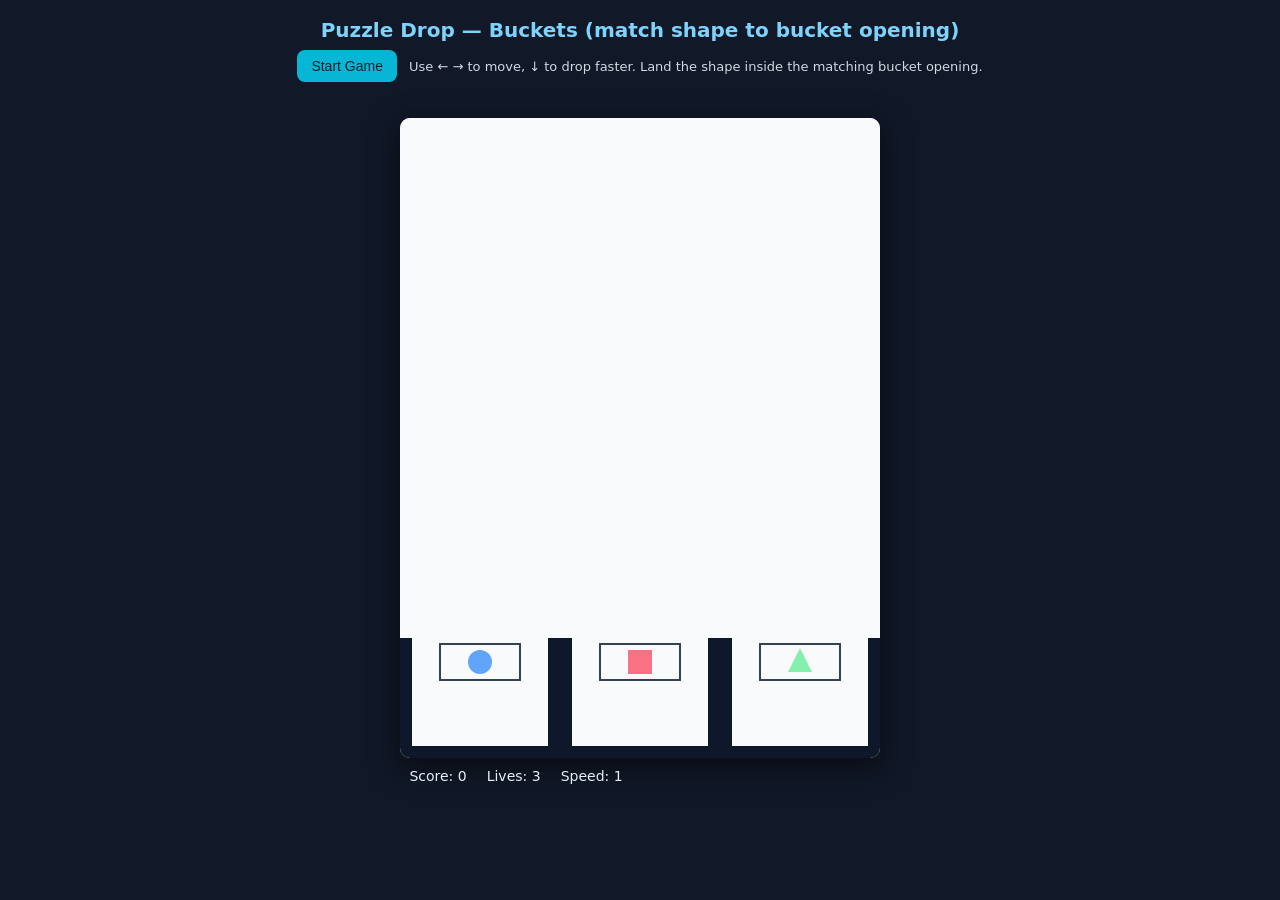
<file: games/shape_flow/static/index.html>
<!DOCTYPE html>
<html lang="en">
<head>
<meta charset="utf-8" />
<meta name="viewport" content="width=device-width,initial-scale=1" />
<title>Puzzle Drop — Buckets</title>
<style>
  body { display:flex; flex-direction:column; align-items:center; font-family:system-ui,Segoe UI,Roboto,Arial; background:#111827; color:#e6eef8; height:100vh; margin:0; }
  header { margin:18px 0; text-align:center; }
  h1 { margin:0; font-size:20px; color:#7dd3fc; }
  #controls { margin:8px 0 18px 0; display:flex; gap:12px; align-items:center; }
  button { padding:8px 14px; font-size:14px; border-radius:8px; border:none; cursor:pointer; }
  #startBtn { background:#06b6d4; color:#042028; }
  #restartBtn { background:#f97316; color:white; display:none; }
  #info { font-size:13px; opacity:0.9; }
  canvas { background:#e6eef8; border-radius:10px; box-shadow:0 8px 30px rgba(0,0,0,0.6); }
  #hud { margin-top:10px; display:flex; gap:20px; align-items:center; font-size:14px; }
  #message { color:#fde68a; margin-left:8px; min-width:220px; }
</style>
</head>
<body>

<header>
  <h1>Puzzle Drop — Buckets (match shape to bucket opening)</h1>
  <div id="controls">
    <button id="startBtn">Start Game</button>
    <button id="restartBtn">Restart</button>
    <div id="info">Use ← → to move, ↓ to drop faster. Land the shape inside the matching bucket opening.</div>
  </div>
</header>

<canvas id="game" width="480" height="640"></canvas>

<div id="hud">
  <div id="score">Score: 0</div>
  <div id="lives">Lives: 3</div>
  <div id="level">Speed: 1</div>
  <div id="message"></div>
</div>

<script>
(() => {
  const canvas = document.getElementById('game');
  const ctx = canvas.getContext('2d', { alpha: false });

  const startBtn = document.getElementById('startBtn');
  const restartBtn = document.getElementById('restartBtn');
  const scoreEl = document.getElementById('score');
  const livesEl = document.getElementById('lives');
  const levelEl = document.getElementById('level');
  const messageEl = document.getElementById('message');

  // Game config
  const BUCKET_COUNT = 3;
  const bucketShapes = ['circle', 'square', 'triangle']; // left -> right
  const bucketWidth = Math.floor(canvas.width / BUCKET_COUNT);
  const bucketHeight = 120;
  const bucketTopY = canvas.height - bucketHeight;
  const openingWidthRatio = 0.5; // opening width relative to bucketWidth
  const openingWidth = bucketWidth * openingWidthRatio;

  let isRunning = false;
  let score = 0;
  let lives = 3;
  let fallSpeed = 2; // px per frame (increase to make harder)
  let fallingPiece = null;
  let spawnCooldown = 0;
  let gravityMultiplier = 1;
  let autoSpawnDelay = 10; // frames before next piece after landing
  let frameCount = 0;

  // create a new shape piece
  function createPiece(shape = null) {
    const shapes = ['circle', 'square', 'triangle'];
    const s = shape || shapes[Math.floor(Math.random() * shapes.length)];
    return {
      shape: s,
      size: 44,
      x: canvas.width / 2,
      y: 40,
      vx: 0,
      vy: 0
    };
  }

  // draw the piece
  function drawShape(p) {
    ctx.save();
    ctx.fillStyle = p.shape === 'circle' ? '#0284c7' : (p.shape === 'square' ? '#ef4444' : '#16a34a');
    ctx.beginPath();
    if (p.shape === 'circle') {
      ctx.arc(p.x, p.y, p.size/2, 0, Math.PI * 2);
      ctx.fill();
    } else if (p.shape === 'square') {
      ctx.fillRect(p.x - p.size/2, p.y - p.size/2, p.size, p.size);
    } else { // triangle
      ctx.moveTo(p.x, p.y - p.size/2);
      ctx.lineTo(p.x - p.size/2, p.y + p.size/2);
      ctx.lineTo(p.x + p.size/2, p.y + p.size/2);
      ctx.closePath();
      ctx.fill();
    }
    ctx.restore();
  }

  // draw U-shaped bucket with an opening centered at bucket center
  function drawBucket(index) {
    const bx = index * bucketWidth;
    const center = bx + bucketWidth / 2;
    const sideThickness = 12;
    const wallColor = '#0f172a';

    // bucket sides (left and right walls)
    // left wall
    ctx.fillStyle = wallColor;
    ctx.fillRect(bx, bucketTopY, sideThickness, bucketHeight - 12);
    // right wall
    ctx.fillRect(bx + bucketWidth - sideThickness, bucketTopY, sideThickness, bucketHeight - 12);
    // bottom
    ctx.fillRect(bx, canvas.height - sideThickness, bucketWidth, sideThickness);

    // draw opening shape (visual) at top-center of bucket
    const openCenterX = center;
    const openCenterY = bucketTopY + 24;

    ctx.save();
    ctx.translate(openCenterX, openCenterY);
    // small translucent box to indicate opening area
    ctx.strokeStyle = '#334155';
    ctx.lineWidth = 2;
    const openingHalf = openingWidth / 2;
    ctx.strokeRect(-openingHalf, -18, openingWidth, 36);

    // draw the required shape icon inside opening
    ctx.beginPath();
    if (bucketShapes[index] === 'circle') {
      ctx.fillStyle = '#60a5fa';
      ctx.arc(0, 0, 12, 0, Math.PI * 2);
      ctx.fill();
    } else if (bucketShapes[index] === 'square') {
      ctx.fillStyle = '#fb7185';
      ctx.fillRect(-12, -12, 24, 24);
    } else {
      ctx.fillStyle = '#86efac';
      ctx.moveTo(0, -14);
      ctx.lineTo(-12, 10);
      ctx.lineTo(12, 10);
      ctx.closePath();
      ctx.fill();
    }
    ctx.restore();
  }

  // draw all buckets
  function drawBuckets() {
    for (let i = 0; i < BUCKET_COUNT; i++) {
      drawBucket(i);
    }
  }

  // check landing when piece reaches bucket-top area
  function checkLanding(p) {
    const bottomY = canvas.height - (12 + 1); // bottom floor + slight margin
    const bucketZoneY = bucketTopY + 8; // when piece enters bucket zone

    // If piece's center is at/ below bucket top area, consider landing
    if (p.y + p.size/2 >= bucketZoneY) {
      // find bucket index by x
      let idx = Math.floor(p.x / bucketWidth);
      if (idx < 0) idx = 0;
      if (idx >= BUCKET_COUNT) idx = BUCKET_COUNT - 1;

      const bucketCenter = idx * bucketWidth + bucketWidth / 2;
      const leftOpening = bucketCenter - openingWidth / 2;
      const rightOpening = bucketCenter + openingWidth / 2;

      const inOpening = (p.x >= leftOpening + 6 && p.x <= rightOpening - 6); // require slight padding
      const matchesShape = (p.shape === bucketShapes[idx]);

      // draw debug: you can remove later
      // ctx.strokeStyle = inOpening ? 'lime' : 'red';
      // ctx.strokeRect(leftOpening, bucketTopY, openingWidth, 36);

      if (inOpening && matchesShape) {
        return { landed: true, success: true, idx };
      } else {
        return { landed: true, success: false, idx };
      }
    }
    return { landed: false };
  }

  // spawn next piece
  function spawnNext() {
    fallingPiece = createPiece();
    // center it in the top area randomly so player must move
    fallingPiece.x = canvas.width * (0.2 + Math.random() * 0.6);
    fallingPiece.y = 40;
    fallingPiece.vy = 0;
  }

  // display message
  function showMessage(text, timeout = 1100) {
    messageEl.textContent = text;
    if (timeout > 0) {
      clearTimeout(showMessage._t);
      showMessage._t = setTimeout(() => {
        if (!isRunning) return;
        messageEl.textContent = '';
      }, timeout);
    }
  }

  // game over
  function gameOver() {
    isRunning = false;
    messageEl.textContent = 'Game Over — press Restart';
    restartBtn.style.display = 'inline-block';
    startBtn.style.display = 'none';
  }

  // update + render loop
  function loop() {
    frameCount++;
    ctx.clearRect(0, 0, canvas.width, canvas.height);

    // Background
    ctx.fillStyle = '#f8fafc';
    ctx.fillRect(0, 0, canvas.width, canvas.height);

    // draw buckets
    drawBuckets();

    // draw falling piece
    if (isRunning && fallingPiece) {
      // gravity
      fallingPiece.vy += 0.12 * gravityMultiplier;
      fallingPiece.y += Math.min(fallingPiece.vy, 20 * gravityMultiplier);

      // clamp x to canvas
      if (fallingPiece.x < fallingPiece.size/2) fallingPiece.x = fallingPiece.size/2;
      if (fallingPiece.x > canvas.width - fallingPiece.size/2) fallingPiece.x = canvas.width - fallingPiece.size/2;

      drawShape(fallingPiece);

      // check landing threshold
      const res = checkLanding(fallingPiece);
      if (res.landed) {
        if (res.success) {
          score += 1;
          showMessage('Nice! Correct bucket 🎯', 900);
          // increase speed every 4 points
          if (score % 4 === 0) {
            fallSpeed = Math.min(12, fallSpeed + 1);
            gravityMultiplier += 0.12;
            levelEl.textContent = `Speed: ${Math.round(gravityMultiplier * 10) / 10}`;
          }
        } else {
          lives -= 1;
          showMessage('Wrong bucket — lost a life ❌', 1000);
          if (lives <= 0) {
            lives = 0;
            scoreEl.textContent = `Score: ${score}`;
            livesEl.textContent = `Lives: ${lives}`;
            gameOver();
            return;
          }
        }

        // update HUD
        scoreEl.textContent = `Score: ${score}`;
        livesEl.textContent = `Lives: ${lives}`;

        // spawn next after a short delay
        spawnCooldown = autoSpawnDelay;
        // clear current piece
        fallingPiece = null;
      }
    } else {
      // spawn after cooldown
      if (isRunning && spawnCooldown <= 0 && fallingPiece === null) {
        spawnNext();
      }
      if (spawnCooldown > 0) spawnCooldown--;
    }

    requestAnimationFrame(loop);
  }

  // input handling
  let leftHeld = false;
  let rightHeld = false;
  document.addEventListener('keydown', (ev) => {
    if (!isRunning) {
      if (ev.code === 'Enter') startGame();
      return;
    }
    if (!fallingPiece) return;
    if (ev.code === 'ArrowLeft') leftHeld = true;
    if (ev.code === 'ArrowRight') rightHeld = true;
    if (ev.code === 'ArrowDown') {
      // quick drop
      fallingPiece.y += 18;
      fallingPiece.vy += 1.8;
    }
  });
  document.addEventListener('keyup', (ev) => {
    if (ev.code === 'ArrowLeft') leftHeld = false;
    if (ev.code === 'ArrowRight') rightHeld = false;
  });

  // continuous movement while held (smooth)
  function handleMovement() {
    if (isRunning && fallingPiece) {
      const moveSpeed = 6 + (gravityMultiplier - 1) * 2;
      if (leftHeld) fallingPiece.x -= moveSpeed;
      if (rightHeld) fallingPiece.x += moveSpeed;
    }
    requestAnimationFrame(handleMovement);
  }

  // start game
  function startGame() {
    isRunning = true;
    score = 0;
    lives = 3;
    fallSpeed = 2;
    gravityMultiplier = 1;
    spawnCooldown = 0;
    frameCount = 0;
    fallingPiece = null;
    scoreEl.textContent = `Score: ${score}`;
    livesEl.textContent = `Lives: ${lives}`;
    levelEl.textContent = `Speed: ${gravityMultiplier.toFixed(1)}`;
    messageEl.textContent = '';
    startBtn.style.display = 'none';
    restartBtn.style.display = 'none';
    spawnNext();
  }

  // restart
  function restart() {
    startGame();
    restartBtn.style.display = 'none';
  }

  // wire buttons
  startBtn.addEventListener('click', startGame);
  restartBtn.addEventListener('click', restart);

  // initial draw of buckets and loop start
  drawBuckets();
  loop();
  handleMovement();
})();
</script>
</body>
</html>
</file>
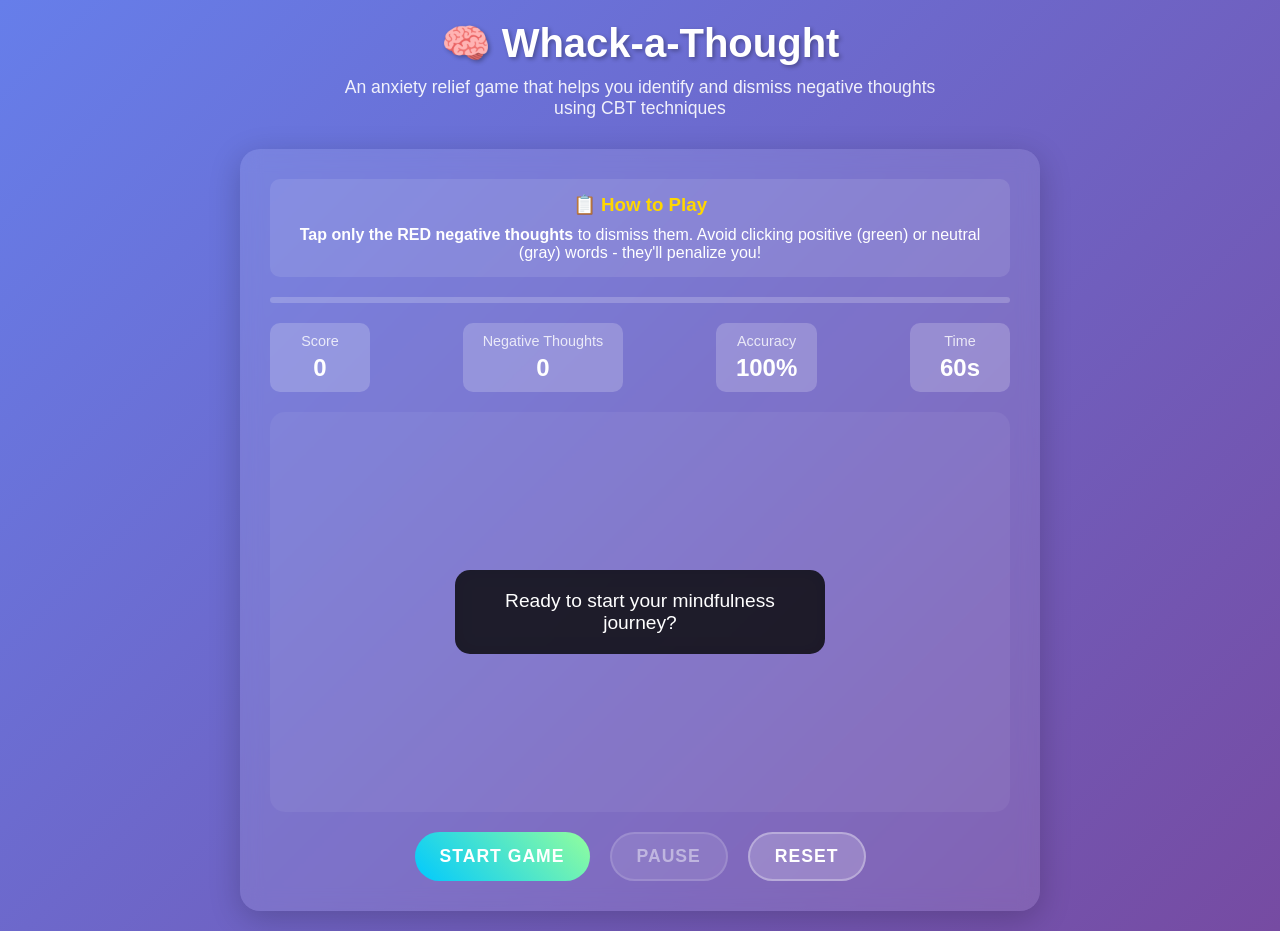
<file: games/Whack-a-thought/static/index.html>
<!DOCTYPE html>
<html lang="en">
<head>
    <meta charset="UTF-8">
    <meta name="viewport" content="width=device-width, initial-scale=1.0">
    <title>Whack-a-Thought - Anxiety Relief Game</title>
    <style>
        * {
            margin: 0;
            padding: 0;
            box-sizing: border-box;
        }

        body {
            font-family: 'Arial', sans-serif;
            background: linear-gradient(135deg, #667eea 0%, #764ba2 100%);
            min-height: 100vh;
            display: flex;
            flex-direction: column;
            align-items: center;
            padding: 20px;
            color: white;
        }

        .header {
            text-align: center;
            margin-bottom: 30px;
        }

        .header h1 {
            font-size: 2.5em;
            margin-bottom: 10px;
            text-shadow: 2px 2px 4px rgba(0,0,0,0.3);
        }

        .header p {
            font-size: 1.1em;
            opacity: 0.9;
            max-width: 600px;
        }

        .game-container {
            background: rgba(255, 255, 255, 0.1);
            backdrop-filter: blur(10px);
            border-radius: 20px;
            padding: 30px;
            box-shadow: 0 8px 32px rgba(0,0,0,0.2);
            max-width: 800px;
            width: 100%;
            min-height: 500px;
            position: relative;
        }

        .game-stats {
            display: flex;
            justify-content: space-between;
            margin-bottom: 20px;
            flex-wrap: wrap;
            gap: 20px;
        }

        .stat-item {
            background: rgba(255, 255, 255, 0.2);
            padding: 10px 20px;
            border-radius: 10px;
            text-align: center;
            min-width: 100px;
        }

        .stat-label {
            font-size: 0.9em;
            opacity: 0.8;
        }

        .stat-value {
            font-size: 1.5em;
            font-weight: bold;
            margin-top: 5px;
        }

        .game-area {
            position: relative;
            height: 400px;
            background: rgba(255, 255, 255, 0.05);
            border-radius: 15px;
            overflow: hidden;
            margin-bottom: 20px;
        }

        .word-bubble {
            position: absolute;
            padding: 10px 20px;
            border-radius: 25px;
            cursor: pointer;
            font-weight: bold;
            transition: all 0.3s ease;
            user-select: none;
            animation: float 2s ease-in-out infinite;
            box-shadow: 0 4px 15px rgba(0,0,0,0.2);
        }

        .word-bubble.negative {
            background: linear-gradient(45deg, #ff6b6b, #ee5a52);
            color: white;
        }

        .word-bubble.positive {
            background: linear-gradient(45deg, #4ecdc4, #44a08d);
            color: white;
        }

        .word-bubble.neutral {
            background: linear-gradient(45deg, #95a5a6, #7f8c8d);
            color: white;
        }

        .word-bubble:hover {
            transform: scale(1.1);
        }

        .word-bubble.clicked {
            animation: pop 0.3s ease;
        }

        .word-bubble.wrong-click {
            animation: shake 0.5s ease;
            background: linear-gradient(45deg, #e74c3c, #c0392b) !important;
        }

        @keyframes float {
            0%, 100% { transform: translateY(0px); }
            50% { transform: translateY(-10px); }
        }

        @keyframes pop {
            0% { transform: scale(1); }
            50% { transform: scale(1.3); }
            100% { transform: scale(0); opacity: 0; }
        }

        @keyframes shake {
            0%, 100% { transform: translateX(0); }
            25% { transform: translateX(-5px); }
            75% { transform: translateX(5px); }
        }

        .controls {
            display: flex;
            justify-content: center;
            gap: 20px;
            flex-wrap: wrap;
        }

        .btn {
            padding: 12px 25px;
            border: none;
            border-radius: 25px;
            font-size: 1.1em;
            font-weight: bold;
            cursor: pointer;
            transition: all 0.3s ease;
            text-transform: uppercase;
            letter-spacing: 1px;
        }

        .btn-primary {
            background: linear-gradient(45deg, #00c9ff, #92fe9d);
            color: white;
        }

        .btn-secondary {
            background: rgba(255, 255, 255, 0.2);
            color: white;
            border: 2px solid rgba(255, 255, 255, 0.3);
        }

        .btn:hover {
            transform: translateY(-2px);
            box-shadow: 0 6px 20px rgba(0,0,0,0.3);
        }

        .btn:disabled {
            opacity: 0.5;
            cursor: not-allowed;
            transform: none;
        }

        .message {
            position: absolute;
            top: 50%;
            left: 50%;
            transform: translate(-50%, -50%);
            background: rgba(0, 0, 0, 0.8);
            color: white;
            padding: 20px 30px;
            border-radius: 15px;
            text-align: center;
            font-size: 1.2em;
            z-index: 1000;
            backdrop-filter: blur(10px);
        }

        .instructions {
            background: rgba(255, 255, 255, 0.1);
            padding: 15px;
            border-radius: 10px;
            margin-bottom: 20px;
            text-align: center;
        }

        .instructions h3 {
            margin-bottom: 10px;
            color: #ffd700;
        }

        .progress-bar {
            width: 100%;
            height: 6px;
            background: rgba(255, 255, 255, 0.2);
            border-radius: 3px;
            overflow: hidden;
            margin-bottom: 20px;
        }

        .progress-fill {
            height: 100%;
            background: linear-gradient(90deg, #00c9ff, #92fe9d);
            width: 0%;
            transition: width 0.3s ease;
        }

        @media (max-width: 600px) {
            .header h1 {
                font-size: 2em;
            }
            
            .game-container {
                padding: 20px;
            }
            
            .game-area {
                height: 300px;
            }
            
            .controls {
                flex-direction: column;
                align-items: center;
            }
        }
    </style>
</head>
<body>
    <div class="header">
        <h1>🧠 Whack-a-Thought</h1>
        <p>An anxiety relief game that helps you identify and dismiss negative thoughts using CBT techniques</p>
    </div>

    <div class="game-container">
        <div class="instructions">
            <h3>📋 How to Play</h3>
            <p><strong>Tap only the RED negative thoughts</strong> to dismiss them. Avoid clicking positive (green) or neutral (gray) words - they'll penalize you!</p>
        </div>

        <div class="progress-bar">
            <div class="progress-fill" id="progressFill"></div>
        </div>

        <div class="game-stats">
            <div class="stat-item">
                <div class="stat-label">Score</div>
                <div class="stat-value" id="score">0</div>
            </div>
            <div class="stat-item">
                <div class="stat-label">Negative Thoughts</div>
                <div class="stat-value" id="negativeCount">0</div>
            </div>
            <div class="stat-item">
                <div class="stat-label">Accuracy</div>
                <div class="stat-value" id="accuracy">100%</div>
            </div>
            <div class="stat-item">
                <div class="stat-label">Time</div>
                <div class="stat-value" id="timer">60s</div>
            </div>
        </div>

        <div class="game-area" id="gameArea">
            <div class="message" id="gameMessage" style="display: none;">
                Ready to start your mindfulness journey?
            </div>
        </div>

        <div class="controls">
            <button class="btn btn-primary" id="startBtn" onclick="startGame()">Start Game</button>
            <button class="btn btn-secondary" id="pauseBtn" onclick="pauseGame()" disabled>Pause</button>
            <button class="btn btn-secondary" onclick="resetGame()">Reset</button>
        </div>
    </div>

    <script>
        class WhackAThoughtGame {
            constructor() {
                this.score = 0;
                this.negativeClicked = 0;
                this.totalClicks = 0;
                this.gameTime = 60;
                this.currentTime = this.gameTime;
                this.isPlaying = false;
                this.isPaused = false;
                this.words = [];
                this.activeWords = [];
                this.gameTimer = null;
                this.wordSpawner = null;
                this.difficulty = 1;
                
                this.gameArea = document.getElementById('gameArea');
                this.scoreEl = document.getElementById('score');
                this.negativeCountEl = document.getElementById('negativeCount');
                this.accuracyEl = document.getElementById('accuracy');
                this.timerEl = document.getElementById('timer');
                this.progressEl = document.getElementById('progressFill');
                this.messageEl = document.getElementById('gameMessage');
                this.startBtn = document.getElementById('startBtn');
                this.pauseBtn = document.getElementById('pauseBtn');
            }

            async loadWords() {
                try {
                    const response = await fetch('/api/words');
                    const data = await response.json();
                    this.words = data.words;
                } catch (error) {
                    console.error('Failed to load words:', error);
                    // Fallback words if API fails
                    this.words = [
                        {text: "failure", type: "negative"},
                        {text: "worthless", type: "negative"},
                        {text: "success", type: "positive"},
                        {text: "chair", type: "neutral"}
                    ];
                }
            }

            async startGame() {
                if (this.isPlaying) return;
                
                await this.loadWords();
                this.isPlaying = true;
                this.isPaused = false;
                this.currentTime = this.gameTime;
                this.score = 0;
                this.negativeClicked = 0;
                this.totalClicks = 0;
                this.difficulty = 1;
                
                this.startBtn.disabled = true;
                this.pauseBtn.disabled = false;
                this.hideMessage();
                
                this.updateDisplay();
                this.startTimer();
                this.startWordSpawner();
            }

            pauseGame() {
                if (!this.isPlaying) return;
                
                this.isPaused = !this.isPaused;
                this.pauseBtn.textContent = this.isPaused ? 'Resume' : 'Pause';
                
                if (this.isPaused) {
                    this.showMessage('Game Paused\nClick Resume to continue');
                } else {
                    this.hideMessage();
                }
            }

            resetGame() {
                this.isPlaying = false;
                this.isPaused = false;
                this.clearTimers();
                this.clearWords();
                
                this.score = 0;
                this.negativeClicked = 0;
                this.totalClicks = 0;
                this.currentTime = this.gameTime;
                
                this.startBtn.disabled = false;
                this.pauseBtn.disabled = true;
                this.pauseBtn.textContent = 'Pause';
                
                this.updateDisplay();
                this.showMessage('Ready to start your mindfulness journey?');
            }

            endGame() {
                this.isPlaying = false;
                this.clearTimers();
                this.clearWords();
                
                this.startBtn.disabled = false;
                this.pauseBtn.disabled = true;
                
                const accuracy = this.totalClicks > 0 ? Math.round((this.negativeClicked / this.totalClicks) * 100) : 100;
                
                let message = `Game Over!\n\nScore: ${this.score}\n`;
                message += `Negative thoughts dismissed: ${this.negativeClicked}\n`;
                message += `Accuracy: ${accuracy}%\n\n`;
                
                if (accuracy >= 80 && this.negativeClicked >= 5) {
                    message += "🎉 Excellent mindfulness! You're great at identifying negative thoughts!";
                } else if (accuracy >= 60) {
                    message += "👍 Good job! Keep practicing to improve your cognitive awareness.";
                } else {
                    message += "🤔 Remember: only click the red negative thoughts. You've got this!";
                }
                
                this.showMessage(message);
                this.getEncouragement();
            }

            async getEncouragement() {
                try {
                    const response = await fetch('/api/encouragement');
                    const data = await response.json();
                    setTimeout(() => {
                        this.showMessage(data.message);
                    }, 3000);
                } catch (error) {
                    console.error('Failed to get encouragement:', error);
                }
            }

            startTimer() {
                this.gameTimer = setInterval(() => {
                    if (this.isPaused) return;
                    
                    this.currentTime--;
                    this.updateDisplay();
                    
                    if (this.currentTime <= 0) {
                        this.endGame();
                    }
                }, 1000);
            }

            startWordSpawner() {
                const spawnWord = () => {
                    if (!this.isPlaying || this.isPaused) return;
                    
                    if (this.activeWords.length < 4 && this.words.length > 0) {
                        const word = this.words[Math.floor(Math.random() * this.words.length)];
                        this.createWordBubble(word);
                    }
                };
                
                spawnWord(); // Initial word
                this.wordSpawner = setInterval(spawnWord, 1500 - (this.difficulty * 100));
                
                // Increase difficulty over time
                setInterval(() => {
                    if (this.difficulty < 5) this.difficulty++;
                }, 10000);
            }

            createWordBubble(word) {
                const bubble = document.createElement('div');
                bubble.className = `word-bubble ${word.type}`;
                bubble.textContent = word.text;
                
                // Random position
                const maxX = this.gameArea.clientWidth - 150;
                const maxY = this.gameArea.clientHeight - 50;
                bubble.style.left = Math.random() * maxX + 'px';
                bubble.style.top = Math.random() * maxY + 'px';
                
                // Click handler
                bubble.addEventListener('click', () => this.handleWordClick(word, bubble));
                
                this.gameArea.appendChild(bubble);
                this.activeWords.push(bubble);
                
                // Auto-remove after 3-5 seconds
                setTimeout(() => {
                    if (bubble.parentNode) {
                        this.removeWord(bubble);
                    }
                }, 3000 + Math.random() * 2000);
            }

            handleWordClick(word, bubble) {
                if (!this.isPlaying || this.isPaused) return;
                
                this.totalClicks++;
                
                if (word.type === 'negative') {
                    // Correct click
                    this.score += 10;
                    this.negativeClicked++;
                    bubble.classList.add('clicked');
                    this.createFloatingText('+10', bubble, 'green');
                } else {
                    // Wrong click - penalty
                    this.score = Math.max(0, this.score - 5);
                    bubble.classList.add('wrong-click');
                    this.createFloatingText('-5', bubble, 'red');
                }
                
                setTimeout(() => this.removeWord(bubble), 300);
                this.updateDisplay();
            }

            createFloatingText(text, bubble, color) {
                const floating = document.createElement('div');
                floating.textContent = text;
                floating.style.cssText = `
                    position: absolute;
                    left: ${bubble.offsetLeft + 20}px;
                    top: ${bubble.offsetTop - 20}px;
                    color: ${color};
                    font-weight: bold;
                    font-size: 1.2em;
                    z-index: 1000;
                    pointer-events: none;
                    animation: floatUp 1s ease forwards;
                `;
                
                const style = document.createElement('style');
                style.textContent = `
                    @keyframes floatUp {
                        to { transform: translateY(-30px); opacity: 0; }
                    }
                `;
                document.head.appendChild(style);
                
                this.gameArea.appendChild(floating);
                setTimeout(() => floating.remove(), 1000);
            }

            removeWord(bubble) {
                const index = this.activeWords.indexOf(bubble);
                if (index > -1) {
                    this.activeWords.splice(index, 1);
                }
                if (bubble.parentNode) {
                    bubble.remove();
                }
            }

            clearWords() {
                this.activeWords.forEach(word => word.remove());
                this.activeWords = [];
            }

            clearTimers() {
                if (this.gameTimer) clearInterval(this.gameTimer);
                if (this.wordSpawner) clearInterval(this.wordSpawner);
            }

            updateDisplay() {
                this.scoreEl.textContent = this.score;
                this.negativeCountEl.textContent = this.negativeClicked;
                this.timerEl.textContent = this.currentTime + 's';
                
                const accuracy = this.totalClicks > 0 ? Math.round((this.negativeClicked / this.totalClicks) * 100) : 100;
                this.accuracyEl.textContent = accuracy + '%';
                
                const progress = ((this.gameTime - this.currentTime) / this.gameTime) * 100;
                this.progressEl.style.width = progress + '%';
            }

            showMessage(text) {
                this.messageEl.textContent = text;
                this.messageEl.style.display = 'block';
            }

            hideMessage() {
                this.messageEl.style.display = 'none';
            }
        }

        // Initialize game
        const game = new WhackAThoughtGame();

        // Global functions for buttons
        function startGame() {
            game.startGame();
        }

        function pauseGame() {
            game.pauseGame();
        }

        function resetGame() {
            game.resetGame();
        }

        // Show initial message
        game.showMessage('Ready to start your mindfulness journey?');
    </script>
</body>
</html>
</file>
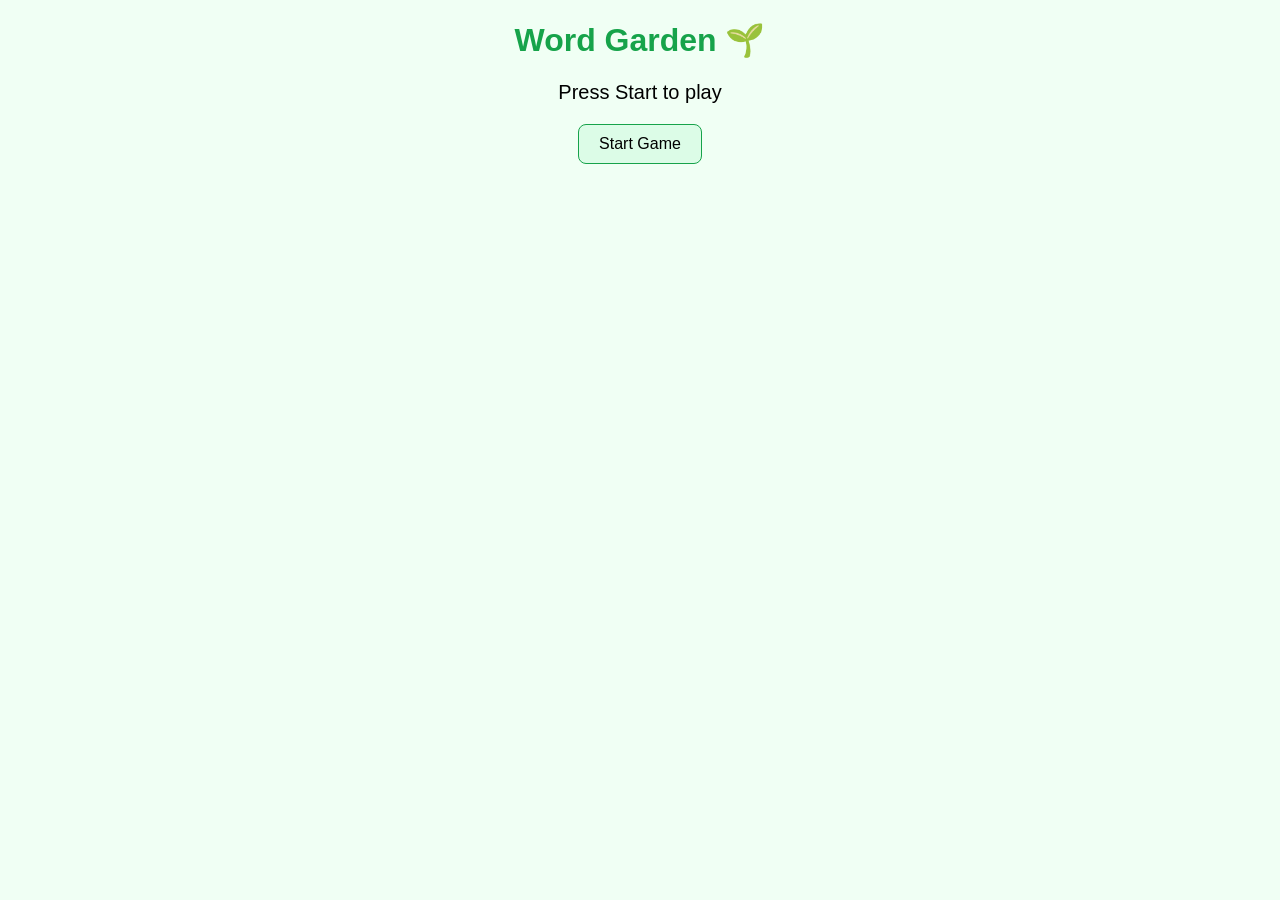
<file: games/word_garden/static/index.html>
<!DOCTYPE html>
<html lang="en">
<head>
<meta charset="UTF-8">
<meta name="viewport" content="width=device-width, initial-scale=1.0">
<title>Word Garden</title>
<style>
  body { font-family: sans-serif; text-align: center; background: #f0fff4; }
  h1 { color: #16a34a; }
  #question { font-size: 20px; margin: 20px 0; }
  #options { display: flex; flex-direction: column; gap: 10px; align-items: center; }
  button { padding: 10px 20px; font-size: 16px; cursor: pointer; border-radius: 8px; border: 1px solid #16a34a; background: #dcfce7; }
  button:hover { background: #bbf7d0; }
  #garden { margin-top: 30px; display: grid; grid-template-columns: repeat(3, 80px); grid-gap: 10px; justify-content: center; }
  .plot { width: 80px; height: 80px; border: 2px solid #4ade80; border-radius: 8px; display: flex; align-items: center; justify-content: center; font-size: 18px; background: #ecfccb; }
</style>
</head>
<body>

<h1>Word Garden 🌱</h1>
<div id="question">Press Start to play</div>
<div id="options"></div>
<button id="startBtn">Start Game</button>

<div id="garden"></div>

<script>
const startBtn = document.getElementById('startBtn');
const questionDiv = document.getElementById('question');
const optionsDiv = document.getElementById('options');
const gardenDiv = document.getElementById('garden');

let sessionId = 'player1';
let currentQuestion = null;

async function startGame() {
  startBtn.style.display = 'none';
  await fetchQuestion();
  renderGarden();
}

async function fetchQuestion() {
  const res = await fetch(`/api/start-game/${sessionId}`, { method: 'POST' });
  const data = await res.json();
  currentQuestion = data.question;
  renderQuestion();
}

function renderQuestion() {
  if (!currentQuestion) return;
  questionDiv.textContent = currentQuestion.q;
  optionsDiv.innerHTML = '';
  currentQuestion.o.forEach((opt, idx) => {
    const btn = document.createElement('button');
    btn.textContent = opt;
    btn.onclick = () => submitAnswer(idx);
    optionsDiv.appendChild(btn);
  });
}

async function submitAnswer(index) {
  const res = await fetch('/api/submit-answer', {
    method: 'POST',
    headers: {'Content-Type':'application/json'},
    body: JSON.stringify({ session_id: sessionId, answer_index: index })
  });
  const data = await res.json();

  // Show feedback
  alert(data.correct ? '✅ Correct!' : `❌ Wrong! Correct: ${data.correct_answer}`);

  // Update garden
  renderGarden(data.garden_state);

  if (data.game_over) {
    questionDiv.textContent = 'Game Over! 🌸';
    optionsDiv.innerHTML = '';
    startBtn.textContent = 'Restart';
    startBtn.style.display = 'inline-block';
    return;
  }

  currentQuestion = data.next_question;
  renderQuestion();
}

function renderGarden(garden_state = {}) {
  gardenDiv.innerHTML = '';
  for (let i = 0; i < 9; i++) {
    const plot = document.createElement('div');
    plot.className = 'plot';
    if (garden_state[i]) {
      const plant = garden_state[i];
      if (plant.growth_stage === 0) plot.textContent = '🌱';
      else if (plant.growth_stage === 1) plot.textContent = '🌿';
      else if (plant.growth_stage === 2) plot.textContent = '🌸';
      else plot.textContent = '🌺';
    }
    gardenDiv.appendChild(plot);
  }
}

startBtn.addEventListener('click', startGame);
</script>
</body>
</html>
</file>
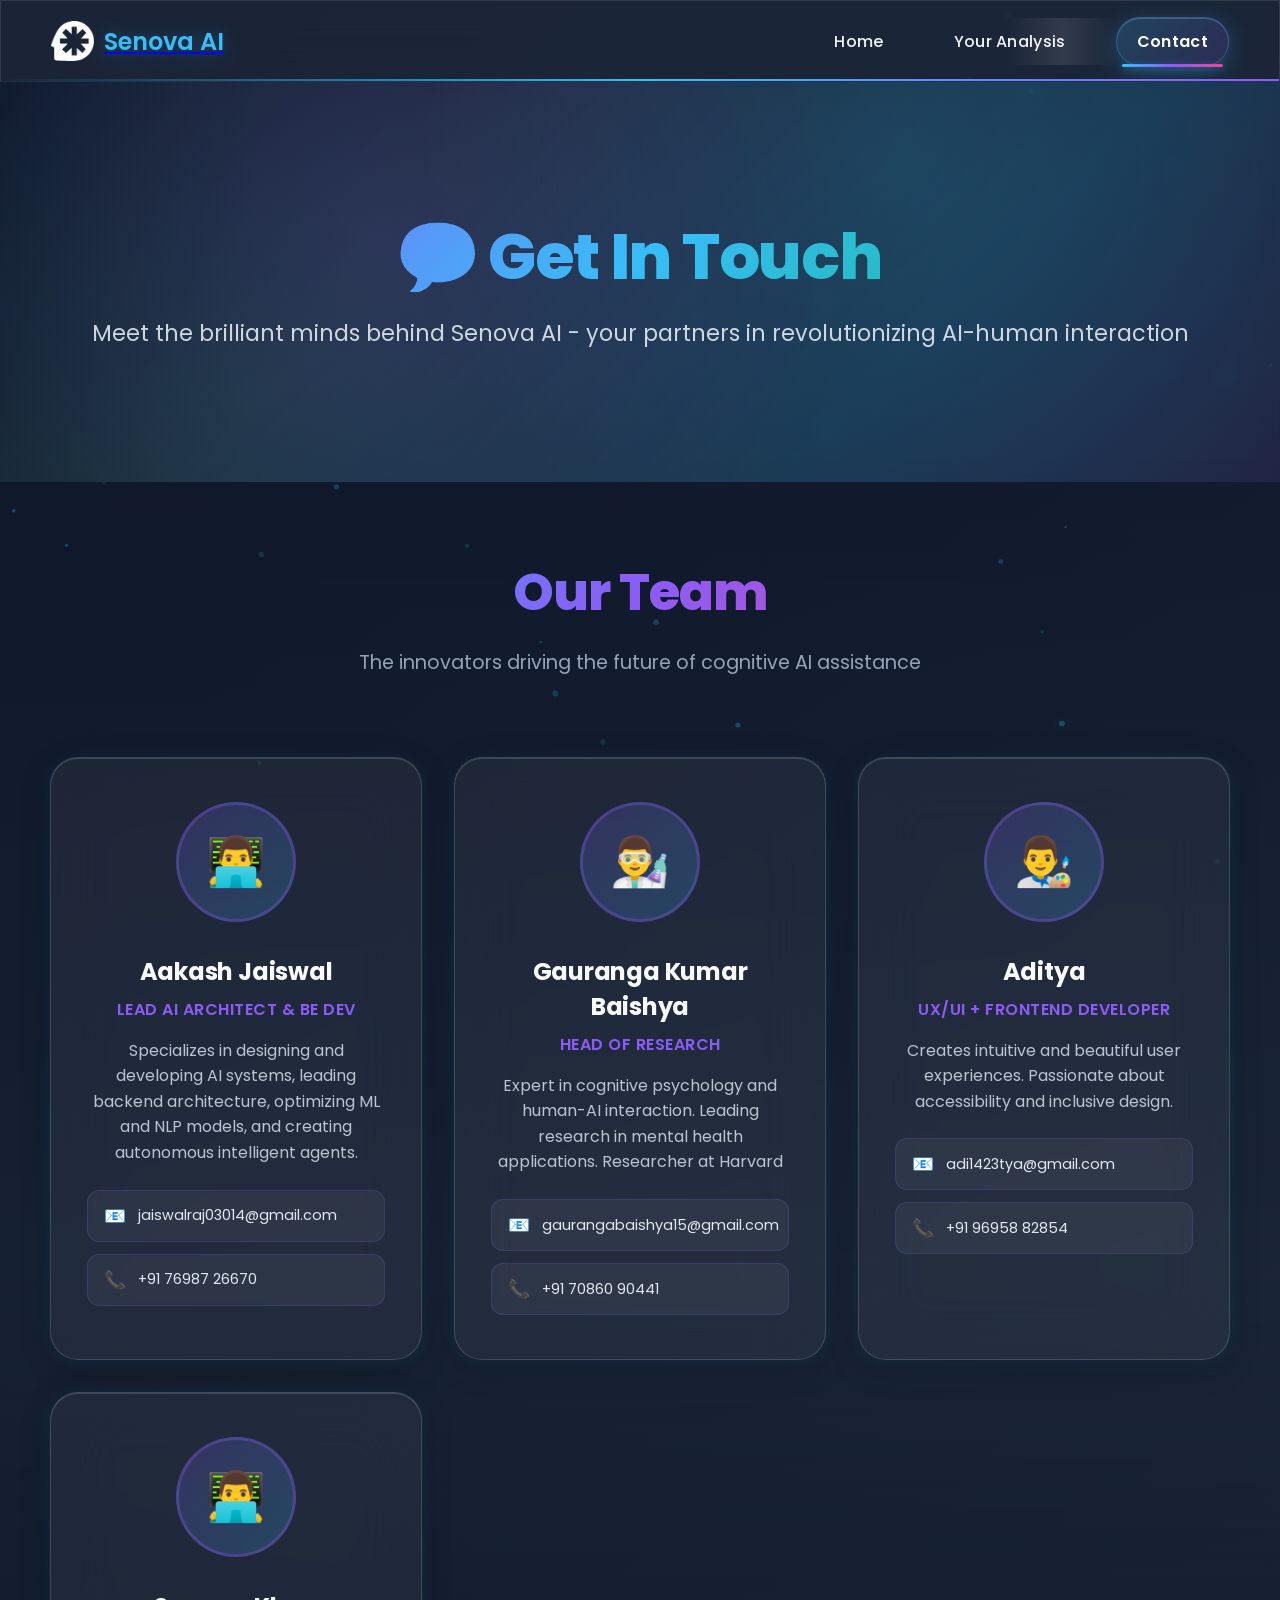
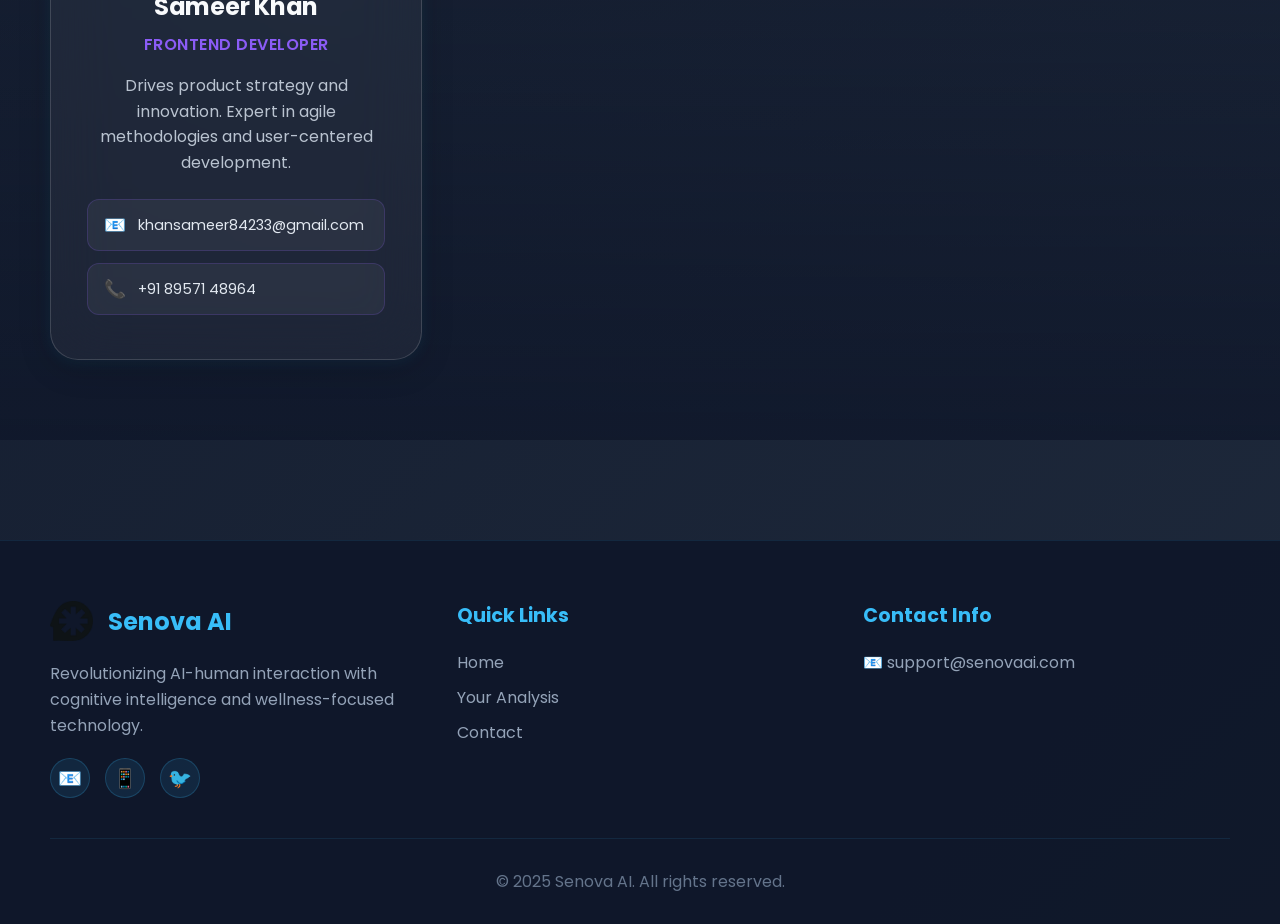
<file: contact.html>
<!DOCTYPE html>
<html lang="en">
<head>
  <meta charset="UTF-8">
  <meta name="viewport" content="width=device-width, initial-scale=1.0">
  <title>Contact Us - Senova AI</title>
  <link rel="stylesheet" href="css/style.css">
  <link href="https://fonts.googleapis.com/css2?family=Poppins:wght@300;400;500;600;700;800;900&display=swap" rel="stylesheet">
  <script defer src="js/main.js"></script>
</head>
<body>
  <!-- Animated Background Particles -->
  <div class="particles-container">
    <canvas id="particles"></canvas>
  </div>

  <!-- Navigation -->
  <header>
    <nav class="navbar glass-effect">
      
      <a href="index.html">
      <div class="nav-brand">
          <img src="assets/logo.png" alt="Senova AI Logo" class="logo" />
          <span class="brand-text">Senova AI</span>
        </div>
      </a>
      <ul class="nav-menu">
        <li><a href="index.html" class="nav-link">Home</a></li>
        <li><a href="dashboard.html" class="nav-link">Your Analysis</a></li>
        <li><a href="contact.html" class="nav-link active">Contact</a></li>
      </ul>
      <div class="hamburger">
        <span></span>
        <span></span>
        <span></span>
      </div>
    </nav>
  </header>

  <!-- Contact Header -->
  <section class="contact-header">
    <div class="header-content">
      <h1>💬 Get In Touch</h1>
      <p>Meet the brilliant minds behind Senova AI - your partners in revolutionizing AI-human interaction</p>
    </div>
  </section>

  <!-- Team Section -->
  <section class="team-section">
    <div class="team-container">
      <div class="section-header">
        <h2 class="section-title">Our Team</h2>
        <p class="section-subtitle">The innovators driving the future of cognitive AI assistance</p>
      </div>
      
      <div class="team-grid">
        <!-- Team Member 1 -->
        <div class="team-card" data-aos="fade-up">
          <div class="team-avatar">
            <div class="avatar-placeholder">👨‍💻</div>
            <div class="avatar-ring"></div>
          </div>
          <div class="team-info">
            <h3>Aakash Jaiswal</h3>
            <p class="team-role">Lead AI Architect & Be DEV</p>
            <p class="team-bio">Specializes in designing and developing AI systems, leading backend architecture, optimizing ML and NLP models, and creating autonomous intelligent agents.</p>
            <div class="team-contact">
              <a href="mailto:jaiswalraj03014@gmail.com" class="contact-btn">
                <span class="contact-icon">📧</span>
                jaiswalraj03014@gmail.com
              </a>
              <a href="tel:+917698726670" class="contact-btn">
                <span class="contact-icon">📞</span>
                +91 76987 26670
              </a>
            </div>
          </div>
        </div>

        <!-- Team Member 2 -->
        <div class="team-card" data-aos="fade-up" data-aos-delay="100">
          <div class="team-avatar">
            <div class="avatar-placeholder">👨‍🔬</div>
            <div class="avatar-ring"></div>
          </div>
          <div class="team-info">
            <h3>Gauranga Kumar Baishya</h3>
            <p class="team-role">Head of Research</p>
            <p class="team-bio">Expert in cognitive psychology and human-AI interaction. Leading research in mental health applications. Researcher at Harvard</p>
            <div class="team-contact">
              <a href="mailto:gaurangabaishya15@gmail.com" class="contact-btn">
                <span class="contact-icon">📧</span>
                gaurangabaishya15@gmail.com
              </a>
              <a href="tel:+917086090441" class="contact-btn">
                <span class="contact-icon">📞</span>
                +91 70860 90441
              </a>
            </div>
          </div>
        </div>

        <!-- Team Member 3 -->
        <div class="team-card" data-aos="fade-up" data-aos-delay="200">
          <div class="team-avatar">
            <div class="avatar-placeholder">👨‍🎨</div>
            <div class="avatar-ring"></div>
          </div>
          <div class="team-info">
            <h3>Aditya</h3>
            <p class="team-role">UX/UI + Frontend Developer</p>
            <p class="team-bio">Creates intuitive and beautiful user experiences. Passionate about accessibility and inclusive design.</p>
            <div class="team-contact">
              <a href="mailto:adi1423tya@gmail.com" class="contact-btn">
                <span class="contact-icon">📧</span>
                adi1423tya@gmail.com
              </a>
              <a href="tel:+919695882854" class="contact-btn">
                <span class="contact-icon">📞</span>
                +91 96958 82854
              </a>
            </div>
          </div>
        </div>

        <!-- Team Member 4 -->
        <div class="team-card" data-aos="fade-up" data-aos-delay="300">
          <div class="team-avatar">
            <div class="avatar-placeholder">👨‍💻</div>
            <div class="avatar-ring"></div>
          </div>
          <div class="team-info">
            <h3>Sameer Khan</h3>
            <p class="team-role">Frontend Developer</p>
            <p class="team-bio">Drives product strategy and innovation. Expert in agile methodologies and user-centered development.</p>
            <div class="team-contact">
              <a href="mailto:khansameer84233@gmail.com" class="contact-btn">
                <span class="contact-icon">📧</span>
                khansameer84233@gmail.com
              </a>
              <a href="tel:+918957148964" class="contact-btn">
                <span class="contact-icon">📞</span>
                +91 89571 48964
              </a>
            </div>
          </div>
        </div>
      </div>
    </div>

    
  </section>

  <!-- Contact Footer -->
  <footer id="contact" class="footer">
    <div class="footer-content">
      <div class="footer-section">
        <div class="footer-brand">
          <img src="assets/logo.png" alt="Senova AI Logo" class="footer-logo">
          <h3>Senova AI</h3>
        </div>
        <p>Revolutionizing AI-human interaction with cognitive intelligence and wellness-focused technology.</p>
        <div class="social-links">
          <a href="#" class="social-link">📧</a>
          <a href="#" class="social-link">📱</a>
          <a href="#" class="social-link">🐦</a>
        </div>
      </div>
      <div class="footer-section">
        <h4>Quick Links</h4>
        <ul>
          <li><a href="index.html">Home</a></li>
          <li><a href="dashboard.html">Your Analysis</a></li>
          <li><a href="contact.html">Contact</a></li>
        </ul>
      </div>
      <div class="footer-section">
        <h4>Contact Info</h4>
        <p>📧 support@senovaai.com</p>
      </div>
    </div>
    <div class="footer-bottom">
      <p>© 2025 Senova AI. All rights reserved.</p>
    </div>
  </footer>
</body>
</html>
</file>
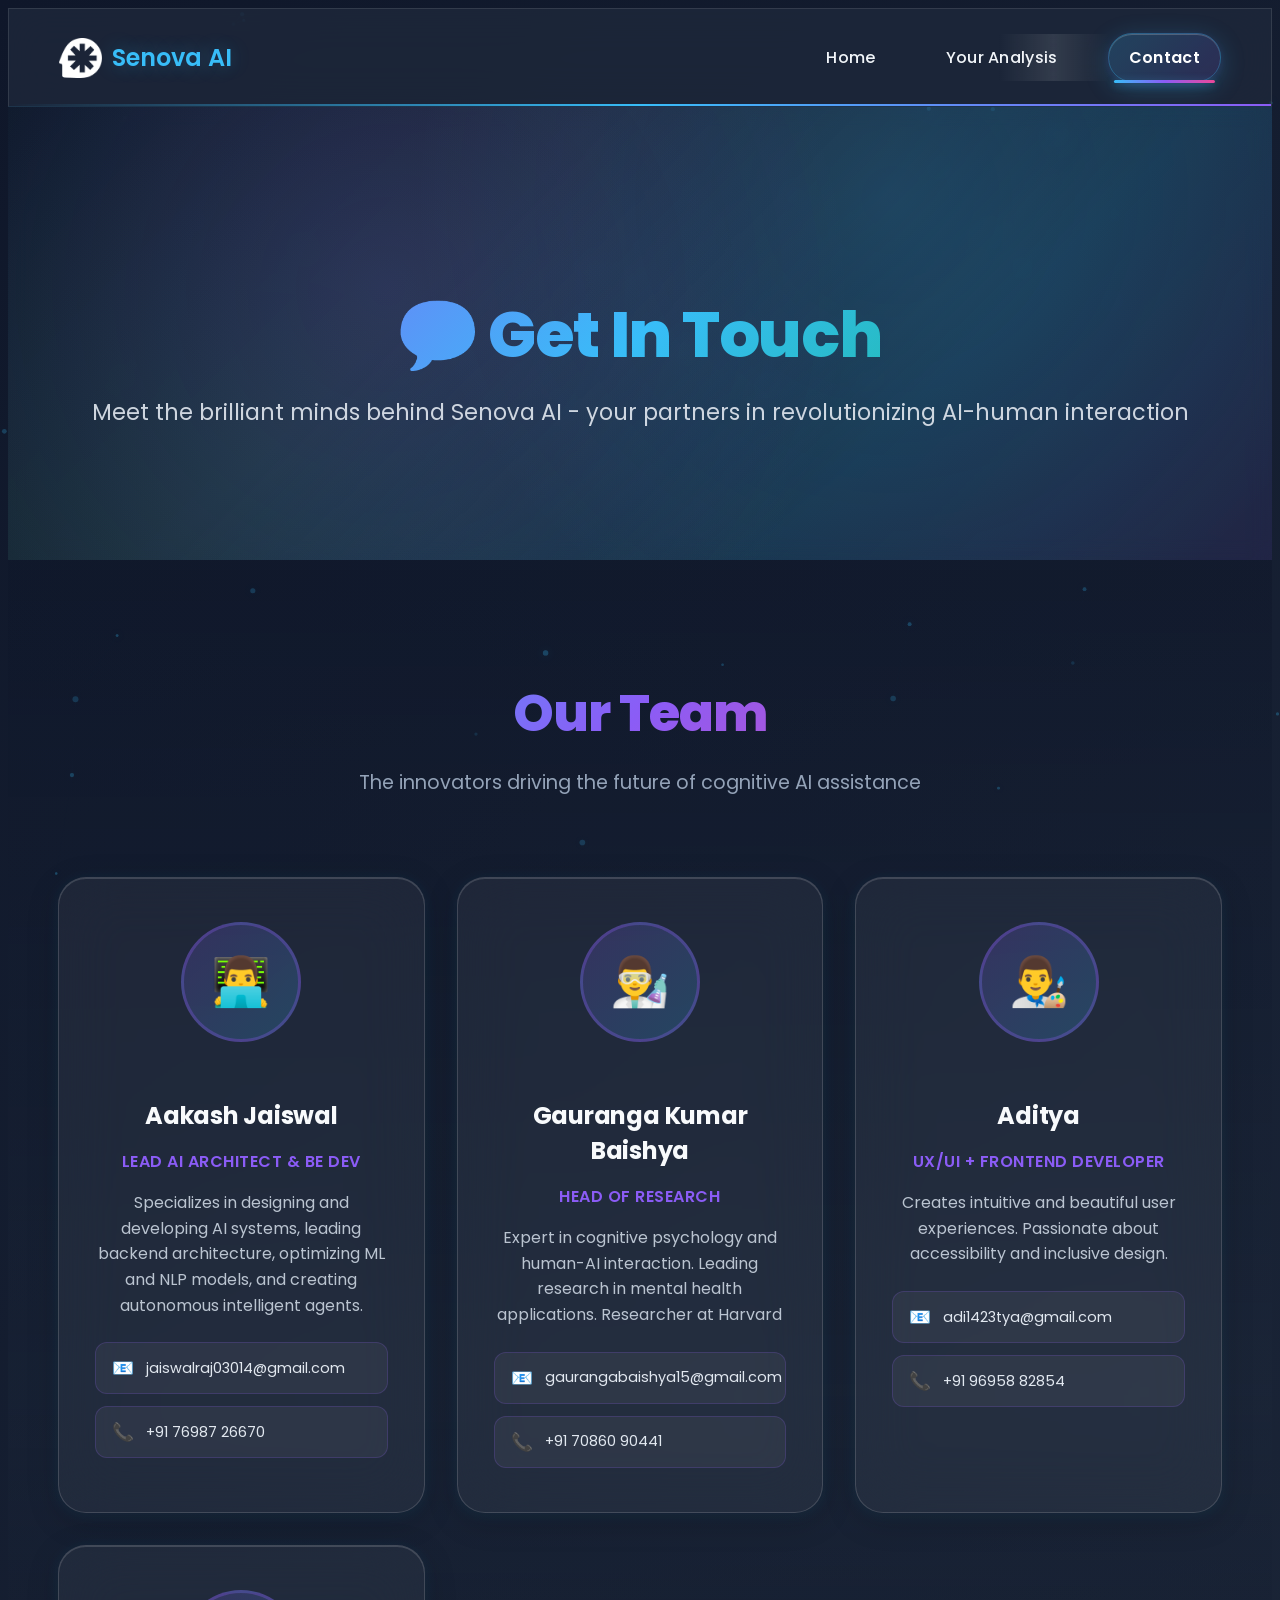
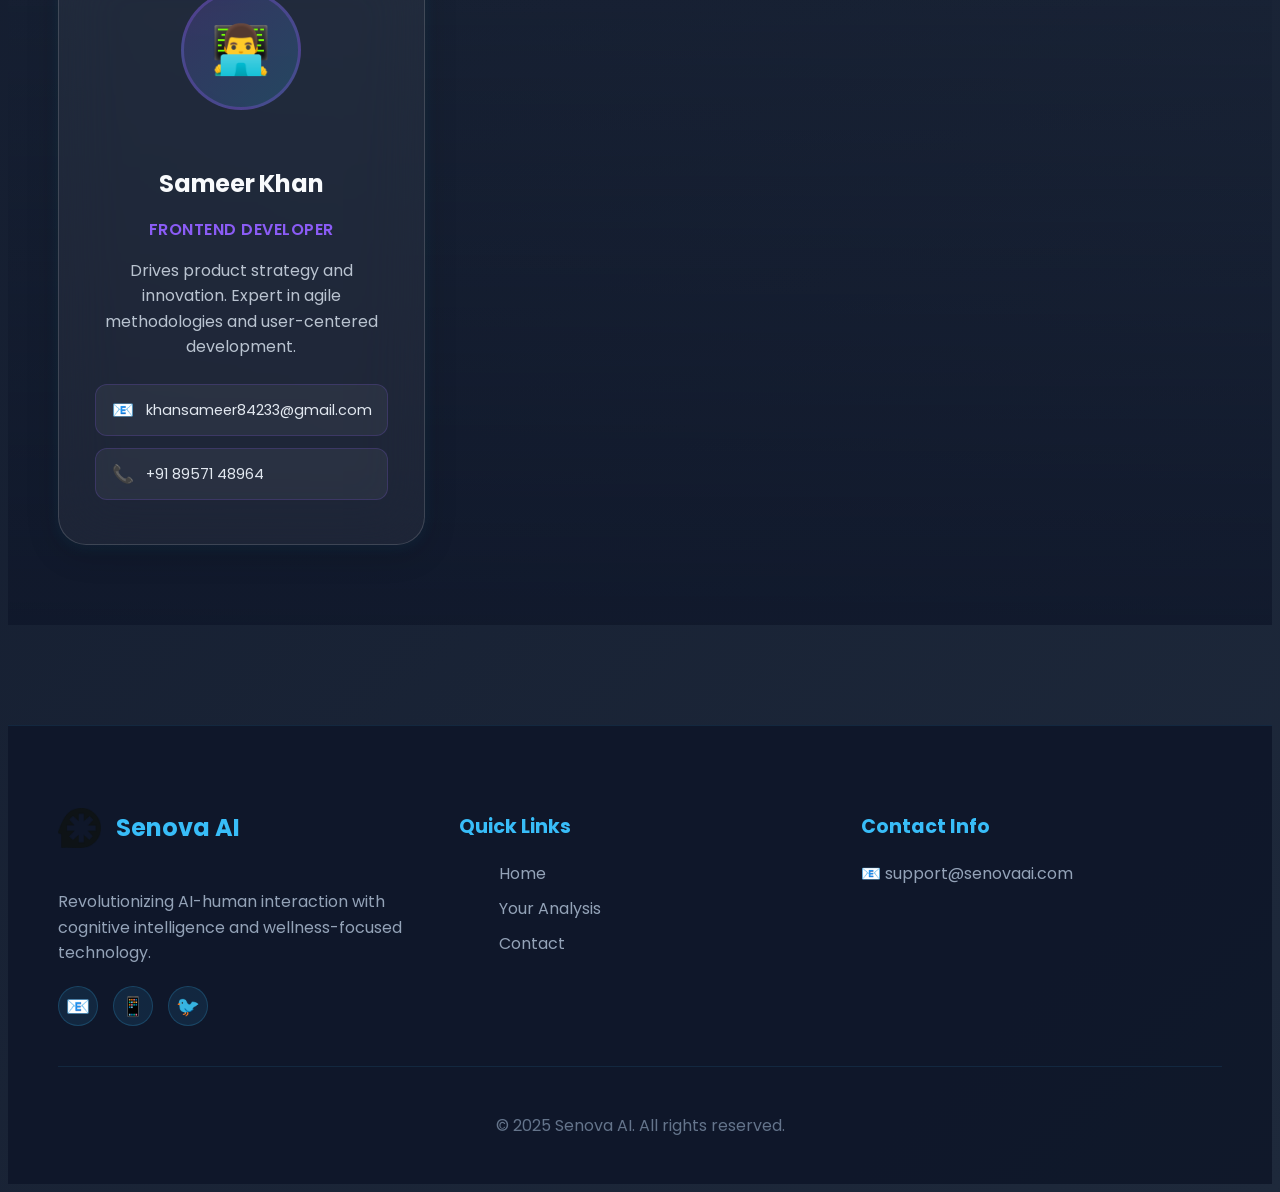
<file: dashboard/contact.html>
<!DOCTYPE html>
<html lang="en">
<head>
  <meta charset="UTF-8">
  <meta name="viewport" content="width=device-width, initial-scale=1.0">
  <title>Contact Us - Senova AI</title>
  <link rel="stylesheet" href="css/style.css">
  <link href="https://fonts.googleapis.com/css2?family=Poppins:wght@300;400;500;600;700;800;900&display=swap" rel="stylesheet">
  <script defer src="js/main.js"></script>
</head>
<body>
  <!-- Animated Background Particles -->
  <div class="particles-container">
    <canvas id="particles"></canvas>
  </div>

  <!-- Navigation -->
  <header>
    <nav class="navbar glass-effect">
      <div class="nav-brand">
        <img src="assets/logo.png" alt="Senova AI Logo" class="logo">
        <span class="brand-text">Senova AI</span>
      </div>
      <ul class="nav-menu">
        <li><a href="index.html" class="nav-link">Home</a></li>
        <li><a href="dashboard.html" class="nav-link">Your Analysis</a></li>
        <li><a href="contact.html" class="nav-link active">Contact</a></li>
      </ul>
      <div class="hamburger">
        <span></span>
        <span></span>
        <span></span>
      </div>
    </nav>
  </header>

  <!-- Contact Header -->
  <section class="contact-header">
    <div class="header-content">
      <h1>💬 Get In Touch</h1>
      <p>Meet the brilliant minds behind Senova AI - your partners in revolutionizing AI-human interaction</p>
    </div>
  </section>

  <!-- Team Section -->
  <section class="team-section">
    <div class="team-container">
      <div class="section-header">
        <h2 class="section-title">Our Team</h2>
        <p class="section-subtitle">The innovators driving the future of cognitive AI assistance</p>
      </div>
      
      <div class="team-grid">
        <!-- Team Member 1 -->
        <div class="team-card" data-aos="fade-up">
          <div class="team-avatar">
            <div class="avatar-placeholder">👨‍💻</div>
            <div class="avatar-ring"></div>
          </div>
          <div class="team-info">
            <h3>Aakash Jaiswal</h3>
            <p class="team-role">Lead AI Architect & Be DEV</p>
            <p class="team-bio">Specializes in designing and developing AI systems, leading backend architecture, optimizing ML and NLP models, and creating autonomous intelligent agents.</p>
            <div class="team-contact">
              <a href="mailto:jaiswalraj03014@gmail.com" class="contact-btn">
                <span class="contact-icon">📧</span>
                jaiswalraj03014@gmail.com
              </a>
              <a href="tel:+917698726670" class="contact-btn">
                <span class="contact-icon">📞</span>
                +91 76987 26670
              </a>
            </div>
          </div>
        </div>

        <!-- Team Member 2 -->
        <div class="team-card" data-aos="fade-up" data-aos-delay="100">
          <div class="team-avatar">
            <div class="avatar-placeholder">👨‍🔬</div>
            <div class="avatar-ring"></div>
          </div>
          <div class="team-info">
            <h3>Gauranga Kumar Baishya</h3>
            <p class="team-role">Head of Research</p>
            <p class="team-bio">Expert in cognitive psychology and human-AI interaction. Leading research in mental health applications. Researcher at Harvard</p>
            <div class="team-contact">
              <a href="mailto:gaurangabaishya15@gmail.com" class="contact-btn">
                <span class="contact-icon">📧</span>
                gaurangabaishya15@gmail.com
              </a>
              <a href="tel:+917086090441" class="contact-btn">
                <span class="contact-icon">📞</span>
                +91 70860 90441
              </a>
            </div>
          </div>
        </div>

        <!-- Team Member 3 -->
        <div class="team-card" data-aos="fade-up" data-aos-delay="200">
          <div class="team-avatar">
            <div class="avatar-placeholder">👨‍🎨</div>
            <div class="avatar-ring"></div>
          </div>
          <div class="team-info">
            <h3>Aditya</h3>
            <p class="team-role">UX/UI + Frontend Developer</p>
            <p class="team-bio">Creates intuitive and beautiful user experiences. Passionate about accessibility and inclusive design.</p>
            <div class="team-contact">
              <a href="mailto:adi1423tya@gmail.com" class="contact-btn">
                <span class="contact-icon">📧</span>
                adi1423tya@gmail.com
              </a>
              <a href="tel:+919695882854" class="contact-btn">
                <span class="contact-icon">📞</span>
                +91 96958 82854
              </a>
            </div>
          </div>
        </div>

        <!-- Team Member 4 -->
        <div class="team-card" data-aos="fade-up" data-aos-delay="300">
          <div class="team-avatar">
            <div class="avatar-placeholder">👨‍💻</div>
            <div class="avatar-ring"></div>
          </div>
          <div class="team-info">
            <h3>Sameer Khan</h3>
            <p class="team-role">Frontend Developer</p>
            <p class="team-bio">Drives product strategy and innovation. Expert in agile methodologies and user-centered development.</p>
            <div class="team-contact">
              <a href="mailto:khansameer84233@gmail.com" class="contact-btn">
                <span class="contact-icon">📧</span>
                khansameer84233@gmail.com
              </a>
              <a href="tel:+918957148964" class="contact-btn">
                <span class="contact-icon">📞</span>
                +91 89571 48964
              </a>
            </div>
          </div>
        </div>
      </div>
    </div>

    
  </section>

  <!-- Contact Footer -->
  <footer id="contact" class="footer">
    <div class="footer-content">
      <div class="footer-section">
        <div class="footer-brand">
          <img src="assets/logo.png" alt="Senova AI Logo" class="footer-logo">
          <h3>Senova AI</h3>
        </div>
        <p>Revolutionizing AI-human interaction with cognitive intelligence and wellness-focused technology.</p>
        <div class="social-links">
          <a href="#" class="social-link">📧</a>
          <a href="#" class="social-link">📱</a>
          <a href="#" class="social-link">🐦</a>
        </div>
      </div>
      <div class="footer-section">
        <h4>Quick Links</h4>
        <ul>
          <li><a href="index.html">Home</a></li>
          <li><a href="dashboard.html">Your Analysis</a></li>
          <li><a href="contact.html">Contact</a></li>
        </ul>
      </div>
      <div class="footer-section">
        <h4>Contact Info</h4>
        <p>📧 support@senovaai.com</p>
      </div>
    </div>
    <div class="footer-bottom">
      <p>© 2025 Senova AI. All rights reserved.</p>
    </div>
  </footer>
</body>
</html>
</file>
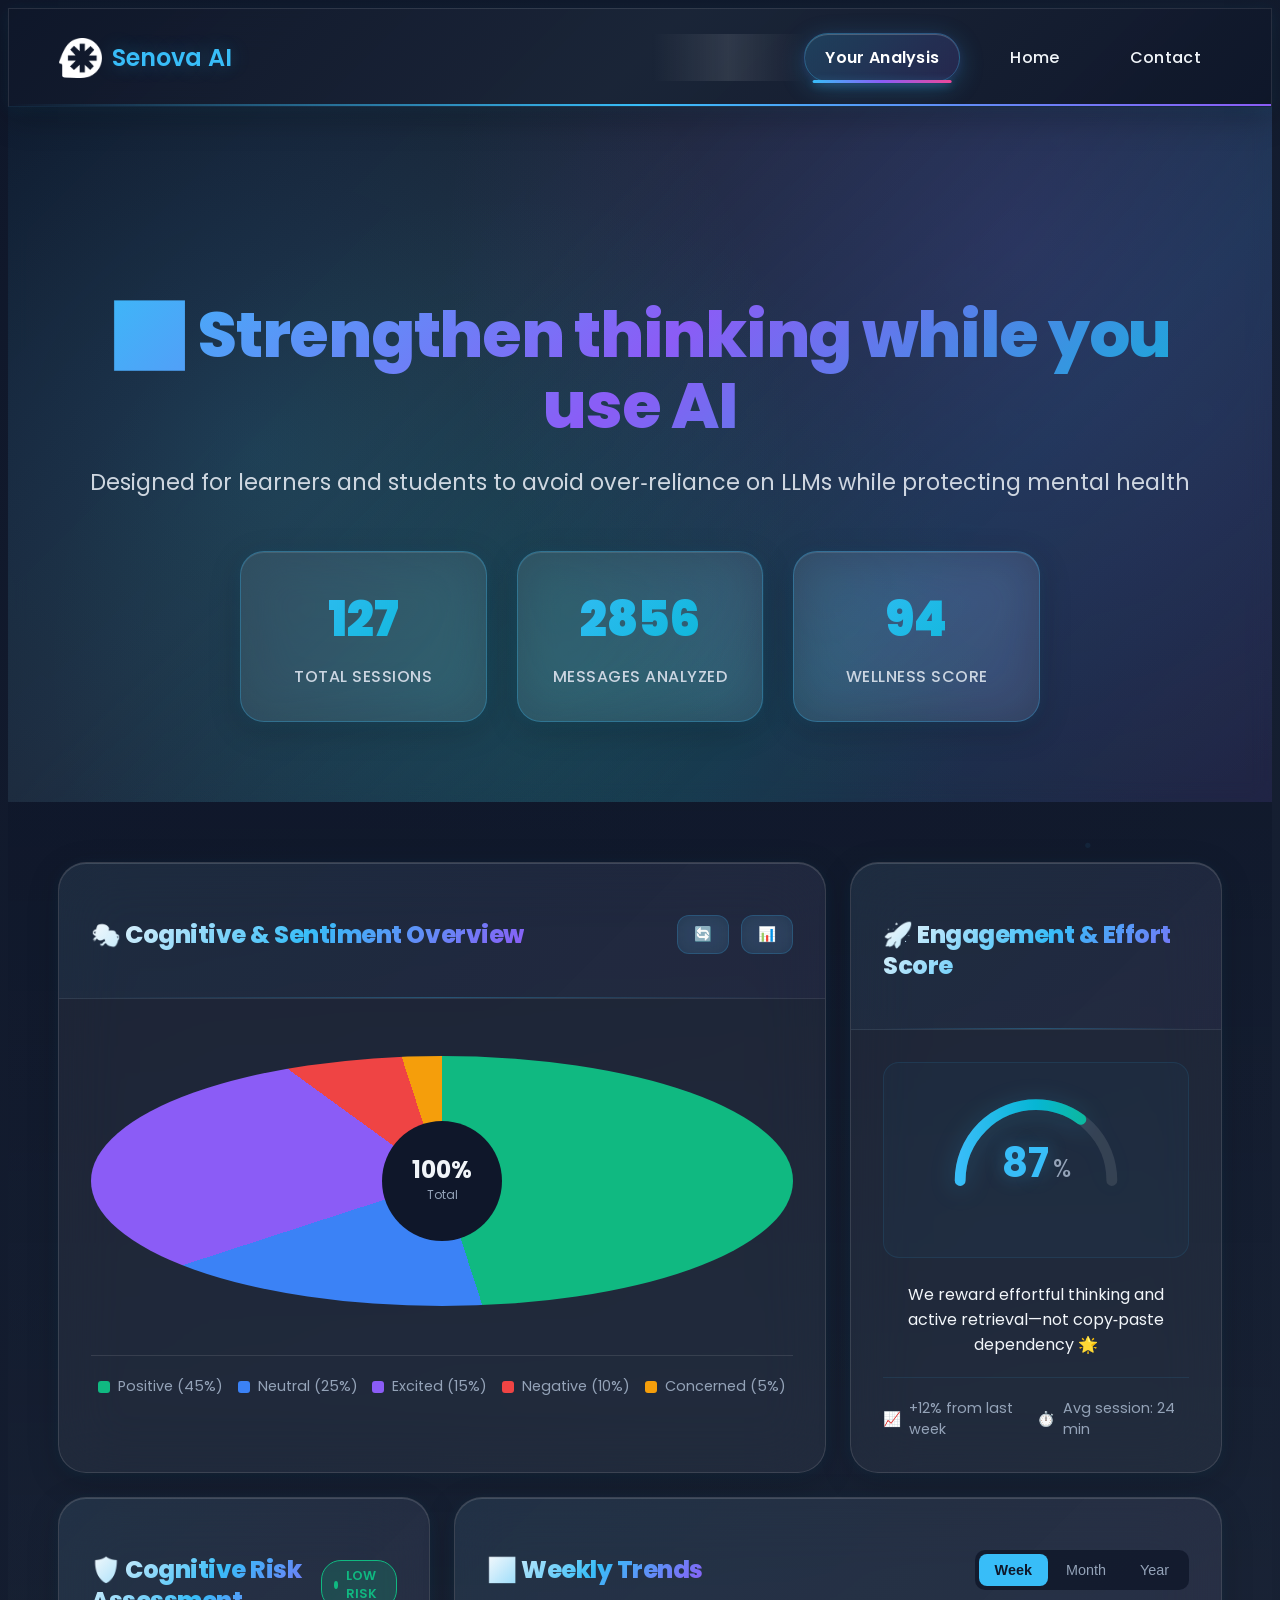
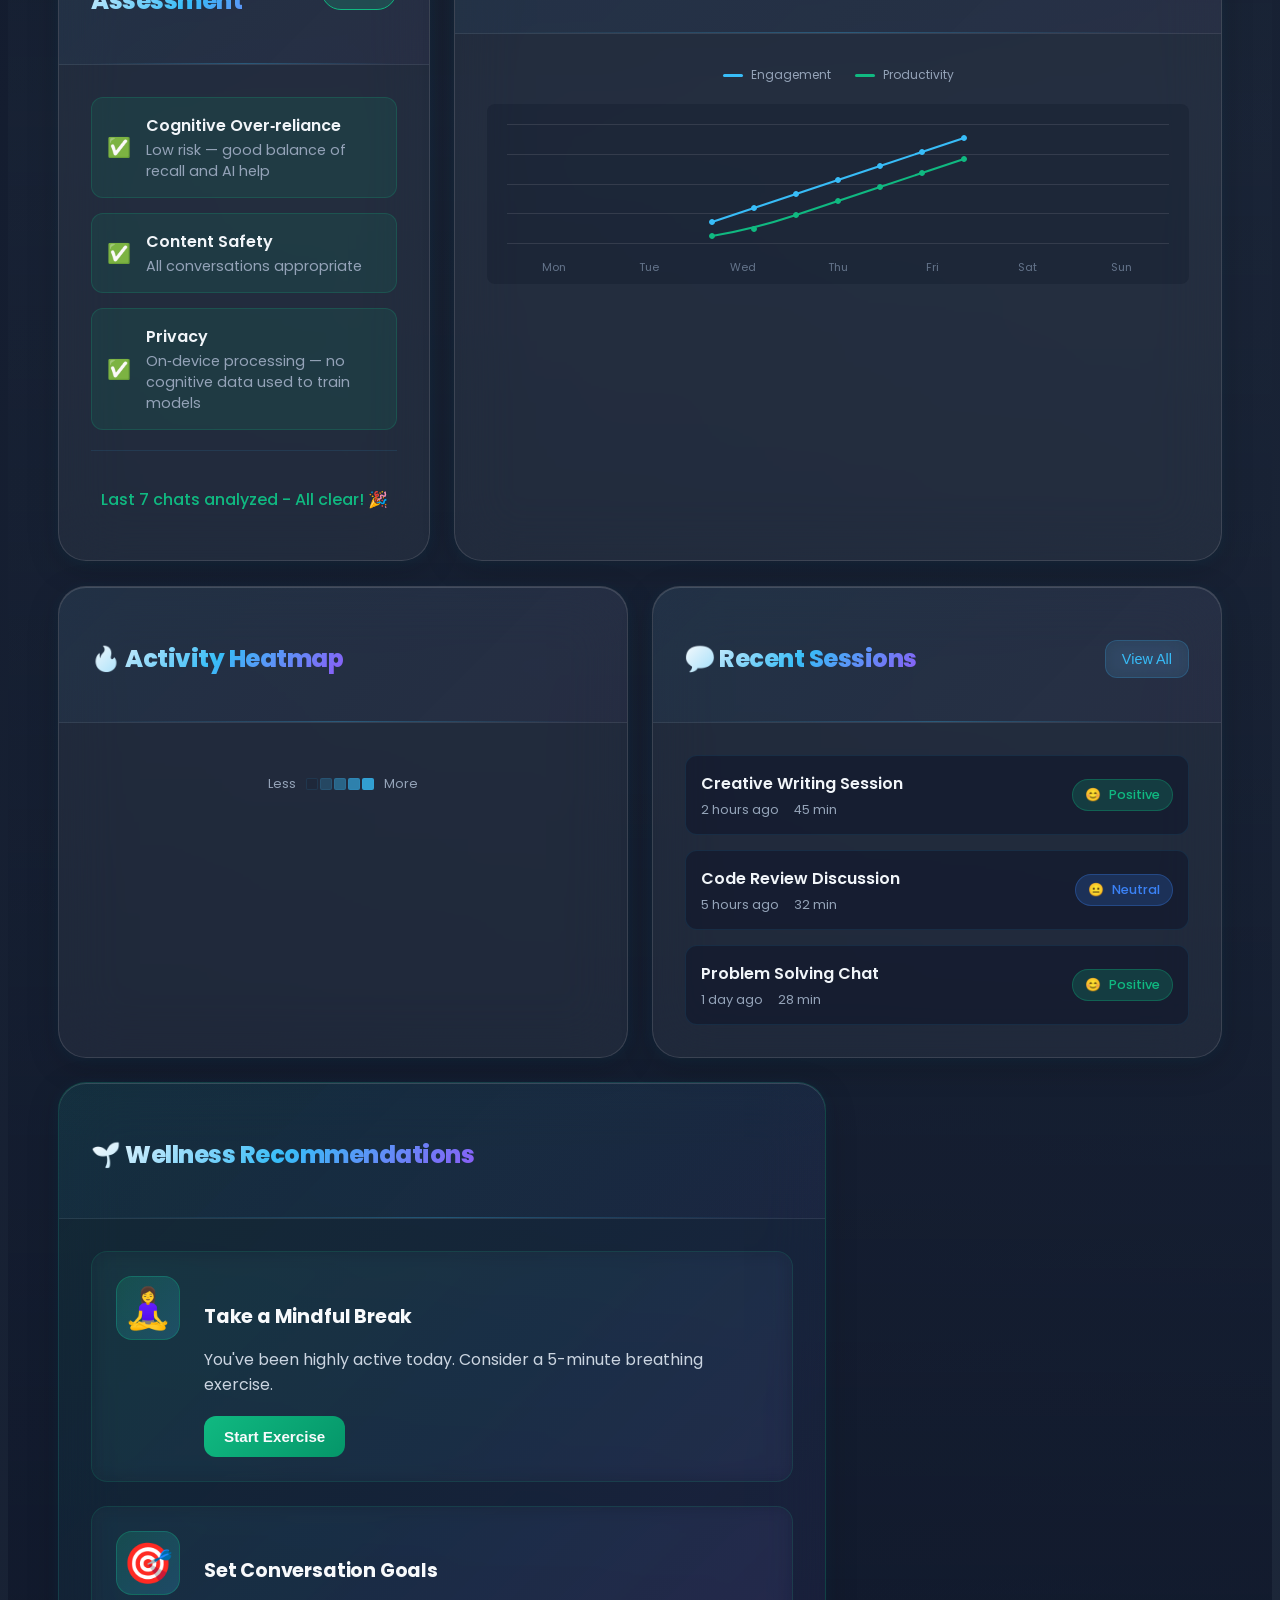
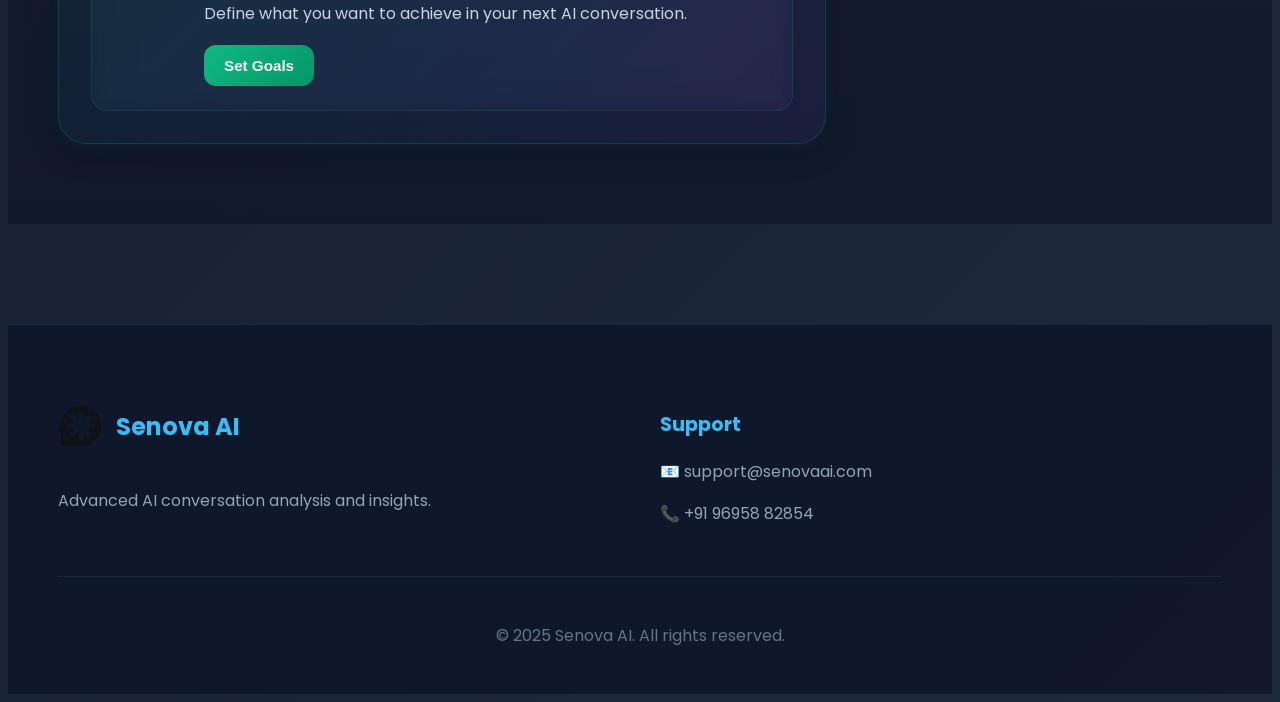
<file: dashboard/dashboard.html>
<!DOCTYPE html>
<html lang="en">
<head>
  <meta charset="UTF-8">
  <meta name="viewport" content="width=device-width, initial-scale=1.0">
  <title>Your Analysis - Senova AI</title>
  <link rel="stylesheet" href="css/style.css">
  <link href="https://fonts.googleapis.com/css2?family=Poppins:wght@300;400;500;600;700&display=swap" rel="stylesheet">
  <!-- Main.js disabled for dashboard to prevent Chart.js conflicts -->
  <!-- <script defer src="js/main.js"></script> -->
</head>
<body>
  <!-- Animated Background -->
  <div class="particles-container">
    <canvas id="particles"></canvas>
  </div>

  <!-- Navigation -->
  <header>
    <nav class="navbar glass-effect">
      <div class="nav-brand">
        <img src="assets/logo.png" alt="Senova AI Logo" class="logo">
        <span class="brand-text">Senova AI</span>
      </div>
      <ul class="nav-menu">
        <li><a href="dashboard.html" class="nav-link active">Your Analysis</a></li>
        <li><a href="index.html" class="nav-link">Home</a></li>
        <li><a href="contact.html" class="nav-link">Contact</a></li>
      </ul>
      <div class="hamburger">
        <span></span>
        <span></span>
        <span></span>
      </div>
    </nav>
  </header>

  <!-- Dashboard Header -->
  <section class="dashboard-header">
    <div class="header-content">
      <h1>📊 Strengthen thinking while you use AI</h1>
      <p>Designed for learners and students to avoid over‑reliance on LLMs while protecting mental health</p>
      <div class="dashboard-stats">
        <div class="quick-stat">
          <span class="stat-value" data-target="127">0</span>
          <span class="stat-label">Total Sessions</span>
        </div>
        <div class="quick-stat">
          <span class="stat-value" data-target="2856">0</span>
          <span class="stat-label">Messages Analyzed</span>
        </div>
        <div class="quick-stat">
          <span class="stat-value" data-target="94">0</span>
          <span class="stat-label">Wellness Score</span>
        </div>
      </div>
    </div>
  </section>

  <!-- Main Dashboard -->
  <section class="dashboard">
    <div class="dashboard-grid">
      <!-- Sentiment Overview Card -->
      <div class="card large-card" data-aos="fade-up">
        <div class="card-header">
          <h3>🎭 Cognitive & Sentiment Overview</h3>
          <div class="card-actions">
            <button class="action-btn" id="refreshSentiment">🔄</button>
            <button class="action-btn" id="exportSentiment">📊</button>
          </div>
        </div>
        <div class="card-content">
          <!-- Mock Sentiment Chart -->
          <div class="mock-sentiment-chart">
            <div class="chart-container">
              <div class="doughnut-chart">
                <div class="chart-center">
                  <div class="center-value">100%</div>
                  <div class="center-label">Total</div>
                </div>
                <div class="chart-segment positive" data-percentage="45" data-label="Positive"></div>
                <div class="chart-segment neutral" data-percentage="25" data-label="Neutral"></div>
                <div class="chart-segment excited" data-percentage="15" data-label="Excited"></div>
                <div class="chart-segment negative" data-percentage="10" data-label="Negative"></div>
                <div class="chart-segment concerned" data-percentage="5" data-label="Concerned"></div>
              </div>
            </div>
          </div>
          <div class="sentiment-legend">
            <div class="legend-item">
              <span class="legend-color positive"></span>
              <span>Positive (45%)</span>
            </div>
            <div class="legend-item">
              <span class="legend-color neutral"></span>
              <span>Neutral (25%)</span>
            </div>
            <div class="legend-item">
              <span class="legend-color excited"></span>
              <span>Excited (15%)</span>
            </div>
            <div class="legend-item">
              <span class="legend-color negative"></span>
              <span>Negative (10%)</span>
            </div>
            <div class="legend-item">
              <span class="legend-color concerned"></span>
              <span>Concerned (5%)</span>
            </div>
          </div>
        </div>
      </div>

      <!-- Engagement Score Card -->
      <div class="card small-card" data-aos="fade-up" data-aos-delay="100">
        <div class="card-header">
          <h3>🚀 Engagement & Effort Score</h3>
        </div>
        <div class="card-content">
          <div class="engagement-meter">
            <div class="meter-container">
              <svg class="meter-svg" viewBox="0 0 200 120">
                <defs>
                  <linearGradient id="meterGradient" x1="0%" y1="0%" x2="100%" y2="0%">
                    <stop offset="0%" style="stop-color:#38bdf8;stop-opacity:1" />
                    <stop offset="50%" style="stop-color:#06b6d4;stop-opacity:1" />
                    <stop offset="100%" style="stop-color:#10b981;stop-opacity:1" />
                  </linearGradient>
                </defs>
                <path class="meter-track" d="M 30 90 A 70 70 0 0 1 170 90"></path>
                <path class="meter-progress" id="engagementMeter" d="M 30 90 A 70 70 0 0 1 170 90"></path>
              </svg>
              <div class="meter-value">
                <span class="value-number" id="engagementValue">87</span>
                <span class="value-unit">%</span>
              </div>
            </div>
          </div>
          <p class="engagement-status">We reward effortful thinking and active retrieval—not copy‑paste dependency 🌟</p>
          <div class="engagement-insights">
            <div class="insight">
              <span class="insight-icon">📈</span>
              <span>+12% from last week</span>
            </div>
            <div class="insight">
              <span class="insight-icon">⏱️</span>
              <span>Avg session: 24 min</span>
            </div>
          </div>
        </div>
      </div>

      <!-- Risk Alerts Card -->
      <div class="card small-card" data-aos="fade-up" data-aos-delay="200">
        <div class="card-header">
          <h3>🛡️ Cognitive Risk Assessment</h3>
          <div class="risk-status low">
            <span class="status-indicator"></span>
            <span>LOW RISK</span>
          </div>
        </div>
        <div class="card-content">
          <div class="risk-overview">
            <div class="risk-item safe">
              <span class="risk-icon">✅</span>
              <div class="risk-details">
                <span class="risk-title">Cognitive Over‑reliance</span>
                <span class="risk-description">Low risk — good balance of recall and AI help</span>
              </div>
            </div>
            <div class="risk-item safe">
              <span class="risk-icon">✅</span>
              <div class="risk-details">
                <span class="risk-title">Content Safety</span>
                <span class="risk-description">All conversations appropriate</span>
              </div>
            </div>
            <div class="risk-item safe">
              <span class="risk-icon">✅</span>
              <div class="risk-details">
                <span class="risk-title">Privacy</span>
                <span class="risk-description">On‑device processing — no cognitive data used to train models</span>
              </div>
            </div>
          </div>
          <div class="risk-timeline">
            <p>Last 7 chats analyzed - All clear! 🎉</p>
          </div>
        </div>
      </div>

      <!-- Weekly Trends Card -->
      <div class="card large-card" data-aos="fade-up" data-aos-delay="300">
        <div class="card-header">
          <h3>📈 Weekly Trends</h3>
          <div class="time-selector">
            <button class="time-btn active" data-period="week">Week</button>
            <button class="time-btn" data-period="month">Month</button>
            <button class="time-btn" data-period="year">Year</button>
          </div>
        </div>
        <div class="card-content">
          <!-- Mock Trends Chart -->
          <div class="mock-trends-chart">
            <div class="chart-legend">
              <div class="legend-item">
                <div class="legend-line engagement"></div>
                <span>Engagement</span>
              </div>
              <div class="legend-item">
                <div class="legend-line productivity"></div>
                <span>Productivity</span>
              </div>
            </div>
            <div class="line-chart-container">
              <div class="chart-grid">
                <div class="grid-line"></div>
                <div class="grid-line"></div>
                <div class="grid-line"></div>
                <div class="grid-line"></div>
                <div class="grid-line"></div>
              </div>
              <div class="chart-lines">
                <svg class="trends-svg" viewBox="0 0 400 200">
                  <!-- Engagement line -->
                  <path class="trend-line engagement" d="M 20 140 Q 80 120 140 100 Q 200 80 260 60 Q 320 40 380 20" 
                        stroke="#38bdf8" stroke-width="3" fill="none" stroke-linecap="round"/>
                  <!-- Productivity line -->
                  <path class="trend-line productivity" d="M 20 160 Q 80 150 140 130 Q 200 110 260 90 Q 320 70 380 50" 
                        stroke="#10b981" stroke-width="3" fill="none" stroke-linecap="round"/>
                  
                  <!-- Data points for engagement -->
                  <circle class="data-point engagement" cx="20" cy="140" r="4" fill="#38bdf8"/>
                  <circle class="data-point engagement" cx="80" cy="120" r="4" fill="#38bdf8"/>
                  <circle class="data-point engagement" cx="140" cy="100" r="4" fill="#38bdf8"/>
                  <circle class="data-point engagement" cx="200" cy="80" r="4" fill="#38bdf8"/>
                  <circle class="data-point engagement" cx="260" cy="60" r="4" fill="#38bdf8"/>
                  <circle class="data-point engagement" cx="320" cy="40" r="4" fill="#38bdf8"/>
                  <circle class="data-point engagement" cx="380" cy="20" r="4" fill="#38bdf8"/>
                  
                  <!-- Data points for productivity -->
                  <circle class="data-point productivity" cx="20" cy="160" r="4" fill="#10b981"/>
                  <circle class="data-point productivity" cx="80" cy="150" r="4" fill="#10b981"/>
                  <circle class="data-point productivity" cx="140" cy="130" r="4" fill="#10b981"/>
                  <circle class="data-point productivity" cx="200" cy="110" r="4" fill="#10b981"/>
                  <circle class="data-point productivity" cx="260" cy="90" r="4" fill="#10b981"/>
                  <circle class="data-point productivity" cx="320" cy="70" r="4" fill="#10b981"/>
                  <circle class="data-point productivity" cx="380" cy="50" r="4" fill="#10b981"/>
                </svg>
              </div>
              <div class="chart-labels">
                <div class="label">Mon</div>
                <div class="label">Tue</div>
                <div class="label">Wed</div>
                <div class="label">Thu</div>
                <div class="label">Fri</div>
                <div class="label">Sat</div>
                <div class="label">Sun</div>
              </div>
            </div>
          </div>
        </div>
      </div>

      <!-- Activity Heatmap Card -->
      <div class="card medium-card" data-aos="fade-up" data-aos-delay="400">
        <div class="card-header">
          <h3>🔥 Activity Heatmap</h3>
        </div>
        <div class="card-content">
          <div class="heatmap-container">
            <div class="heatmap-grid" id="activityHeatmap">
              <!-- Generated by JavaScript -->
            </div>
            <div class="heatmap-legend">
              <span>Less</span>
              <div class="legend-scale">
                <div class="scale-item level-0"></div>
                <div class="scale-item level-1"></div>
                <div class="scale-item level-2"></div>
                <div class="scale-item level-3"></div>
                <div class="scale-item level-4"></div>
              </div>
              <span>More</span>
            </div>
          </div>
        </div>
      </div>

      <!-- Recent Sessions Card -->
      <div class="card medium-card" data-aos="fade-up" data-aos-delay="500">
        <div class="card-header">
          <h3>💬 Recent Sessions</h3>
          <button class="action-btn">View All</button>
        </div>
        <div class="card-content">
          <div class="session-list">
            <div class="session-item">
              <div class="session-info">
                <div class="session-title">Creative Writing Session</div>
                <div class="session-meta">
                  <span class="session-time">2 hours ago</span>
                  <span class="session-duration">45 min</span>
                </div>
              </div>
              <div class="session-sentiment positive">
                <span class="sentiment-icon">😊</span>
                <span>Positive</span>
              </div>
            </div>
            
            <div class="session-item">
              <div class="session-info">
                <div class="session-title">Code Review Discussion</div>
                <div class="session-meta">
                  <span class="session-time">5 hours ago</span>
                  <span class="session-duration">32 min</span>
                </div>
              </div>
              <div class="session-sentiment neutral">
                <span class="sentiment-icon">😐</span>
                <span>Neutral</span>
              </div>
            </div>
            
            <div class="session-item">
              <div class="session-info">
                <div class="session-title">Problem Solving Chat</div>
                <div class="session-meta">
                  <span class="session-time">1 day ago</span>
                  <span class="session-duration">28 min</span>
                </div>
              </div>
              <div class="session-sentiment positive">
                <span class="sentiment-icon">😊</span>
                <span>Positive</span>
              </div>
            </div>
          </div>
        </div>
      </div>

      <!-- Wellness Recommendations -->
      <div class="card wellness-card large-card" data-aos="fade-up" data-aos-delay="600">
        <div class="card-header">
          <h3>🌱 Wellness Recommendations</h3>
        </div>
        <div class="card-content">
          <div class="wellness-item">
            <div class="wellness-icon">🧘‍♀️</div>
            <div class="wellness-content">
              <h4>Take a Mindful Break</h4>
              <p>You've been highly active today. Consider a 5-minute breathing exercise.</p>
              <button class="wellness-btn">Start Exercise</button>
            </div>
          </div>
          
          <div class="wellness-item">
            <div class="wellness-icon">🎯</div>
            <div class="wellness-content">
              <h4>Set Conversation Goals</h4>
              <p>Define what you want to achieve in your next AI conversation.</p>
              <button class="wellness-btn">Set Goals</button>
            </div>
          </div>
        </div>
      </div>
    </div>
  </section>

  <!-- Contact Footer -->
  <footer id="contact" class="footer">
    <div class="footer-content">
      <div class="footer-section">
        <div class="footer-brand">
          <img src="assets/logo.png" alt="Senova AI Logo" class="footer-logo">
          <h3>Senova AI</h3>
        </div>
        <p>Advanced AI conversation analysis and insights.</p>
      </div>
      <div class="footer-section">
        <h4>Support</h4>
        <p>📧 support@senovaai.com</p>
        <p>📞 +91 96958 82854</p>
      </div>
    </div>
    <div class="footer-bottom">
      <p>© 2025 Senova AI. All rights reserved.</p>
    </div>
  </footer>

  <!-- Mock Charts - No external dependencies -->
  
  <!-- Essential Dashboard JavaScript -->
  <script>
    // Essential dashboard functionality
    document.addEventListener('DOMContentLoaded', function() {
      // Initialize animations
      initializeAnimations();
      
      // Initialize particle effects
      initializeParticles();
      
      // Initialize counters
      initializeCounters();
      
      // Initialize mock charts
      initializeMockCharts();
    });

    // Animation system
    function initializeAnimations() {
      const observerOptions = {
        threshold: 0.1,
        rootMargin: '0px 0px -50px 0px'
      };
      
      const observer = new IntersectionObserver((entries) => {
        entries.forEach(entry => {
          if (entry.isIntersecting) {
            entry.target.classList.add('aos-animate');
          }
        });
      }, observerOptions);
      
      document.querySelectorAll('[data-aos]').forEach(el => {
        observer.observe(el);
      });
      
      // Fallback: Make all elements visible after 2 seconds
      setTimeout(() => {
        document.querySelectorAll('[data-aos]').forEach(el => {
          el.classList.add('aos-animate');
        });
      }, 2000);
    }

    // Particle system
    function initializeParticles() {
      const canvas = document.getElementById('particles');
      if (!canvas) return;
      
      const ctx = canvas.getContext('2d');
      canvas.width = window.innerWidth;
      canvas.height = window.innerHeight;
      
      const particles = [];
      const particleCount = 20;
      
      for (let i = 0; i < particleCount; i++) {
        particles.push({
          x: Math.random() * canvas.width,
          y: Math.random() * canvas.height,
          vx: (Math.random() - 0.5) * 0.5,
          vy: (Math.random() - 0.5) * 0.5,
          size: Math.random() * 2 + 1
        });
      }
      
      function animate() {
        ctx.clearRect(0, 0, canvas.width, canvas.height);
        
        particles.forEach(particle => {
          particle.x += particle.vx;
          particle.y += particle.vy;
          
          if (particle.x < 0 || particle.x > canvas.width) particle.vx *= -1;
          if (particle.y < 0 || particle.y > canvas.height) particle.vy *= -1;
          
          ctx.beginPath();
          ctx.arc(particle.x, particle.y, particle.size, 0, Math.PI * 2);
          ctx.fillStyle = 'rgba(56, 189, 248, 0.3)';
          ctx.fill();
        });
        
        requestAnimationFrame(animate);
      }
      
      animate();
    }

    // Counter animation
    function initializeCounters() {
      const counters = document.querySelectorAll('.stat-value');
      
      counters.forEach(counter => {
        const target = parseInt(counter.getAttribute('data-target'));
        const duration = 2000;
        const increment = target / (duration / 16);
        let current = 0;
        
        const timer = setInterval(() => {
          current += increment;
          if (current >= target) {
            current = target;
            clearInterval(timer);
          }
          counter.textContent = Math.floor(current);
        }, 16);
      });
    }
  </script>
  
  <!-- Mock Charts JavaScript -->
  <script>
    // Mock chart functionality

    function initializeMockCharts() {
      console.log('Initializing mock charts...');
      
      // Add hover effects to sentiment chart segments
      const sentimentSegments = document.querySelectorAll('.chart-segment');
      sentimentSegments.forEach(segment => {
        segment.addEventListener('mouseenter', function() {
          const percentage = this.getAttribute('data-percentage');
          const label = this.getAttribute('data-label');
          showTooltip(this, `${label}: ${percentage}%`);
        });
        
        segment.addEventListener('mouseleave', function() {
          hideTooltip();
        });
      });
      
      // Add hover effects to trend data points
      const dataPoints = document.querySelectorAll('.data-point');
      dataPoints.forEach(point => {
        point.addEventListener('mouseenter', function() {
          const isEngagement = this.classList.contains('engagement');
          const value = isEngagement ? '92%' : '88%';
          const label = isEngagement ? 'Engagement' : 'Productivity';
          showTooltip(this, `${label}: ${value}`);
        });
        
        point.addEventListener('mouseleave', function() {
          hideTooltip();
        });
      });
      
      console.log('Mock charts initialized successfully!');
    }

    // Tooltip functionality
    function showTooltip(element, text) {
      const tooltip = document.createElement('div');
      tooltip.className = 'chart-tooltip';
      tooltip.textContent = text;
      tooltip.style.cssText = `
        position: absolute;
        background: rgba(15, 23, 42, 0.95);
        color: #f1f5f9;
        padding: 8px 12px;
        border-radius: 6px;
        font-size: 12px;
        pointer-events: none;
        z-index: 1000;
        border: 1px solid #38bdf8;
        box-shadow: 0 4px 12px rgba(0, 0, 0, 0.3);
      `;
      
      document.body.appendChild(tooltip);
      
      const rect = element.getBoundingClientRect();
      tooltip.style.left = rect.left + rect.width / 2 - tooltip.offsetWidth / 2 + 'px';
      tooltip.style.top = rect.top - tooltip.offsetHeight - 8 + 'px';
    }

    function hideTooltip() {
      const tooltip = document.querySelector('.chart-tooltip');
      if (tooltip) {
        tooltip.remove();
      }
    }

  </script>
</file>
<file: css/style.css>
/* Skip to main content
Keyboard shortcuts
Accessibility feedback
Drive

New
Home
My Drive
Computers
Shared with me
Recent
Starred
Spam
Trash
Storage
Get more storage


Ask Gemini
Explore these files
Ask about this folder
List highs and lows of each file

Aditya
3:45 AMAditya
69 KB */
/* Reset and Base Styles */
* {
  margin: 0;
  padding: 0;
  box-sizing: border-box;
}

html {
  scroll-behavior: smooth;
}

.reduce-motion * {
  animation-duration: 0.01ms !important;
  animation-iteration-count: 1 !important;
  transition-duration: 0.01ms !important;
  scroll-behavior: auto !important;
}

body {
  font-family: 'Poppins', sans-serif;
  background: linear-gradient(135deg, #0f172a 0%, #1e293b 100%);
  color: #f1f5f9;
  overflow-x: hidden;
  min-height: 100vh;
}

/* Animated Background Particles */
.particles-container {
  position: fixed;
  top: 0;
  left: 0;
  width: 100%;
  height: 100%;
  z-index: -1;
  opacity: 0.6;
  background: transparent;
  pointer-events: none;
}

#particles {
  width: 100%;
  height: 100%;
  background: transparent;
  display: block;
}

/* Glass Effect */
.glass-effect {
  background: rgba(30, 41, 59, 0.8);
  backdrop-filter: blur(20px);
  border: 1px solid rgba(255, 255, 255, 0.1);
  -webkit-backdrop-filter: blur(20px);
}

/* Enhanced Glass Effects */
.glass-effect-light {
  background: rgba(241, 245, 249, 0.1);
  backdrop-filter: blur(15px);
  -webkit-backdrop-filter: blur(15px);
  border: 1px solid rgba(255, 255, 255, 0.2);
}

.glass-effect-strong {
  background: rgba(15, 23, 42, 0.9);
  backdrop-filter: blur(25px);
  -webkit-backdrop-filter: blur(25px);
  border: 1px solid rgba(56, 189, 248, 0.2);
  box-shadow: 0 8px 32px rgba(0, 0, 0, 0.3);
}

/* Navigation */
.navbar {
  position: fixed;
  top: 0;
  left: 0;
  right: 0;
  width: 100%;
  display: flex;
  justify-content: space-between;
  align-items: center;
  padding: 20px 50px;
  z-index: 1000;
  transition: all 0.4s cubic-bezier(0.25, 0.46, 0.45, 0.94);
  
  /* Enhanced glassmorphic effect */
  background: rgba(15, 23, 42, 0.85);
  backdrop-filter: blur(20px);
  -webkit-backdrop-filter: blur(20px);
  border-bottom: 1px solid rgba(56, 189, 248, 0.1);
  box-shadow: 
    0 8px 32px rgba(0, 0, 0, 0.3),
    0 2px 16px rgba(56, 189, 248, 0.1);
  
  /* Subtle gradient overlay */
  background-image: linear-gradient(
    135deg,
    rgba(15, 23, 42, 0.9) 0%,
    rgba(30, 41, 59, 0.8) 50%,
    rgba(15, 23, 42, 0.9) 100%
  );
  
  /* Wavy animation */
  position: relative;
  overflow: hidden;
}

.navbar::before {
  content: '';
  position: absolute;
  top: 0;
  left: -100%;
  width: 100%;
  height: 100%;
  background: linear-gradient(
    90deg,
    transparent,
    rgba(56, 189, 248, 0.1),
    rgba(139, 92, 246, 0.1),
    rgba(16, 185, 129, 0.1),
    transparent
  );
  animation: navbarWave 8s ease-in-out infinite;
  z-index: -1;
}

.navbar::after {
  content: '';
  position: absolute;
  bottom: 0;
  left: 0;
  width: 100%;
  height: 2px;
  background: linear-gradient(
    90deg,
    transparent,
    #38bdf8,
    #8b5cf6,
    #10b981,
    transparent
  );
  background-size: 200% 100%;
  animation: navbarGlow 3s ease-in-out infinite;
}

@keyframes navbarWave {
  0% {
    left: -100%;
    opacity: 0;
  }
  50% {
    opacity: 1;
  }
  100% {
    left: 100%;
    opacity: 0;
  }
}

@keyframes navbarGlow {
  0%, 100% {
    background-position: 0% 50%;
    opacity: 0.5;
  }
  50% {
    background-position: 100% 50%;
    opacity: 1;
  }
}

.nav-brand {
  display: flex;
  align-items: center;
  gap: 10px;
}

.logo {
  height: 40px;
  transition: all 0.3s ease;
  /* make logo appear white on dark background */
  filter: invert(1) brightness(1.3) contrast(1.1);
  border-radius: 8px;
}

.logo:hover {
  transform: scale(1.1) rotate(5deg);
  filter: invert(1) brightness(1.5) contrast(1.2) drop-shadow(0 0 8px rgba(56, 189, 248, 0.5));
}

.brand-text {
  font-size: 1.5rem;
  font-weight: 600;
  color: #38bdf8;
  text-shadow: 0 0 20px rgba(56, 189, 248, 0.3);
}

.nav-menu {
  display: flex;
  list-style: none;
  gap: 30px;
}

.nav-link {
  color: #f1f5f9;
  text-decoration: none;
  font-weight: 500;
  position: relative;
  transition: all 0.4s cubic-bezier(0.25, 0.46, 0.45, 0.94);
  padding: 12px 20px;
  border-radius: 24px;
  font-size: 1rem;
  letter-spacing: 0.02em;
  overflow: hidden;
}

.nav-link:hover {
  color: #38bdf8;
  background: rgba(56, 189, 248, 0.08);
  backdrop-filter: blur(15px);
  -webkit-backdrop-filter: blur(15px);
  box-shadow: 
    0 4px 20px rgba(56, 189, 248, 0.15),
    inset 0 1px 0 rgba(255, 255, 255, 0.1);
  transform: translateY(-1px);
}

.nav-link.active {
  color: #ffffff;
  font-weight: 600;
  background: linear-gradient(135deg, 
    rgba(56, 189, 248, 0.2) 0%,
    rgba(139, 92, 246, 0.15) 100%);
  backdrop-filter: blur(20px);
  -webkit-backdrop-filter: blur(20px);
  border: 1px solid rgba(56, 189, 248, 0.3);
  box-shadow: 
    0 6px 25px rgba(56, 189, 248, 0.25),
    0 2px 10px rgba(139, 92, 246, 0.1),
    inset 0 1px 0 rgba(255, 255, 255, 0.2);
  transform: translateY(-2px);
  position: relative;
  overflow: hidden;
}

.nav-link.active::before {
  content: '';
  position: absolute;
  top: 0;
  left: -100%;
  width: 100%;
  height: 100%;
  background: linear-gradient(90deg, 
    transparent, 
    rgba(255, 255, 255, 0.1), 
    transparent);
  animation: shimmer 3s ease-in-out infinite;
}

@keyframes shimmer {
  0% {
    left: -100%;
  }
  50% {
    left: 100%;
  }
  100% {
    left: 100%;
  }
}

.nav-link::after {
  content: '';
  position: absolute;
  bottom: -2px;
  left: 50%;
  width: 0;
  height: 3px;
  background: linear-gradient(90deg, #38bdf8, #8b5cf6, #ec4899);
  border-radius: 2px;
  transition: all 0.4s cubic-bezier(0.25, 0.46, 0.45, 0.94);
  transform: translateX(-50%);
  opacity: 0;
}

.nav-link:hover::after {
  width: 85%;
  opacity: 0.7;
}

.nav-link.active::after {
  width: 90%;
  opacity: 1;
  box-shadow: 0 2px 8px rgba(56, 189, 248, 0.4);
}

/* Hamburger Menu */
.hamburger {
  display: none;
  flex-direction: column;
  cursor: pointer;
  gap: 4px;
}

.hamburger span {
  width: 25px;
  height: 3px;
  background: #f1f5f9;
  transition: all 0.3s ease;
  border-radius: 2px;
}

.hamburger.active span:nth-child(1) {
  transform: rotate(45deg) translate(5px, 5px);
}

.hamburger.active span:nth-child(2) {
  opacity: 0;
}

.hamburger.active span:nth-child(3) {
  transform: rotate(-45deg) translate(7px, -6px);
}

/* Hero Section */
.hero {
  display: flex;
  align-items: center;
  justify-content: center;
  min-height: 100vh;
  padding: 100px 20px 50px;
  position: relative;
  overflow: hidden;
  width: 100%;
}

.hero-content {
  display: grid;
  grid-template-columns: 1fr 1fr;
  gap: 60px;
  width: 100%;
  align-items: center;
  max-width: 1400px;
  margin: 0 auto;
  padding: 0;
  position: relative;
  z-index: 2;
}

.hero-text {
  z-index: 2;
}

.typing-container h1 {
  font-size: clamp(1.8rem, 4.5vw, 3.5rem);
  font-weight: 700;
  line-height: 1.1;
  margin-bottom: 30px;
  word-break: break-word;
  overflow-wrap: anywhere;
  max-width: 100%;
}

.highlight {
  background: linear-gradient(45deg, #38bdf8, #06b6d4, #8b5cf6);
  background-size: 300% 300%;
  background-clip: text;
  -webkit-background-clip: text;
  -webkit-text-fill-color: transparent;
  animation: gradientShift 3s ease-in-out infinite;
}

@keyframes gradientShift {
  0%, 100% { background-position: 0% 50%; }
  50% { background-position: 100% 50%; }
}

/* Typewriter Effect */
#typewriter {
  border-right: 3px solid #38bdf8;
  animation: blink 1s infinite;
}

@keyframes blink {
  0%, 50% { border-color: #38bdf8; }
  51%, 100% { border-color: transparent; }
}

.hero-description {
  font-size: clamp(1rem, 2.2vw, 1.3rem);
  color: #cbd5e1;
  margin-bottom: 40px;
  line-height: 1.6;
}

.hero-buttons {
  display: flex;
  gap: 20px;
  margin-bottom: 50px;
}

/* Buttons */
.btn {
  display: inline-flex;
  align-items: center;
  gap: 10px;
  padding: 15px 30px;
  border: none;
  border-radius: 50px;
  font-weight: 600;
  text-decoration: none;
  transition: all 0.3s ease;
  position: relative;
  overflow: hidden;
  cursor: pointer;
  font-size: 1rem;
}

.primary-btn {
  background: linear-gradient(45deg, #38bdf8, #06b6d4);
  color: #0f172a;
  box-shadow: 0 10px 40px rgba(56, 189, 248, 0.3);
}

.primary-btn:hover {
  transform: translateY(-3px);
  box-shadow: 0 20px 60px rgba(56, 189, 248, 0.4);
}

.secondary-btn {
  background: transparent;
  color: #f1f5f9;
  border: 2px solid #38bdf8;
}

.secondary-btn:hover {
  background: rgba(56, 189, 248, 0.1);
  transform: translateY(-2px);
}

.pulse-animation {
  animation: pulse 2s infinite;
}

@keyframes pulse {
  0% { box-shadow: 0 10px 40px rgba(56, 189, 248, 0.3); }
  50% { box-shadow: 0 20px 80px rgba(56, 189, 248, 0.6); }
  100% { box-shadow: 0 10px 40px rgba(56, 189, 248, 0.3); }
}

/* Ripple Effect */
.btn-ripple {
  position: absolute;
  top: 50%;
  left: 50%;
  width: 0;
  height: 0;
  border-radius: 50%;
  background: rgba(255, 255, 255, 0.3);
  transform: translate(-50%, -50%);
  transition: width 0.6s, height 0.6s;
}

.btn:active .btn-ripple {
  width: 300px;
  height: 300px;
}

/* Stats Bar */
.stats-bar {
  display: flex;
  gap: 40px;
  margin-top: 30px;
}

.stat {
  text-align: center;
}

.stat-number {
  display: block;
  font-size: 2rem;
  font-weight: 700;
  color: #38bdf8;
  text-shadow: 0 0 20px rgba(56, 189, 248, 0.3);
}

.stat-label {
  display: block;
  font-size: 0.9rem;
  color: #94a3b8;
  margin-top: 5px;
}

/* Hero Visual */
.hero-visual {
  position: relative;
  display: flex;
  justify-content: center;
  align-items: center;
}

.dashboard-mockup {
  background: rgba(30, 41, 59, 0.9);
  border-radius: 20px;
  border: 1px solid rgba(56, 189, 248, 0.2);
  box-shadow: 0 25px 80px rgba(0, 0, 0, 0.3);
  backdrop-filter: blur(20px);
  overflow: hidden;
  width: 400px;
  height: 300px;
  animation: float 3s ease-in-out infinite;
}

@keyframes float {
  0%, 100% { transform: translateY(0px); }
  50% { transform: translateY(-20px); }
}

.mockup-header {
  display: flex;
  align-items: center;
  justify-content: space-between;
  padding: 15px 20px;
  background: rgba(15, 23, 42, 0.8);
  border-bottom: 1px solid rgba(56, 189, 248, 0.1);
}

.mockup-controls {
  display: flex;
  gap: 8px;
}

.control {
  width: 12px;
  height: 12px;
  border-radius: 50%;
}

.control.red { background: #ef4444; }
.control.yellow { background: #f59e0b; }
.control.green { background: #10b981; }

.mockup-title {
  font-size: 0.9rem;
  color: #94a3b8;
}

.mockup-content {
  padding: 20px;
  height: calc(100% - 60px);
  display: flex;
  flex-direction: column;
  gap: 20px;
}

.chart-container {
  flex: 1;
  position: relative;
}

.mockup-stats {
  display: flex;
  justify-content: space-around;
}

.mock-stat {
  text-align: center;
  padding: 10px;
  border-radius: 10px;
  background: rgba(56, 189, 248, 0.1);
}

.mock-stat.positive { border: 2px solid #10b981; }
.mock-stat.neutral { border: 2px solid #3b82f6; }
.mock-stat.negative { border: 2px solid #ef4444; }

.mock-icon {
  font-size: 1.2rem;
  display: block;
  margin-bottom: 5px;
}

.mock-value {
  font-weight: 700;
  color: #38bdf8;
  display: block;
}

.mock-label {
  font-size: 0.8rem;
  color: #94a3b8;
}

/* Floating Elements */
.floating-elements {
  position: absolute;
  width: 100%;
  height: 100%;
  pointer-events: none;
}

.float-element {
  position: absolute;
  font-size: 2rem;
  animation: floatAround 8s ease-in-out infinite;
  animation-delay: var(--delay);
  opacity: 0.7;
}

.float-element:nth-child(1) { top: 10%; left: 10%; }
.float-element:nth-child(2) { top: 20%; right: 10%; }
.float-element:nth-child(3) { bottom: 30%; left: 20%; }
.float-element:nth-child(4) { bottom: 10%; right: 20%; }

@keyframes floatAround {
  0%, 100% { transform: translateY(0px) rotate(0deg); }
  25% { transform: translateY(-20px) rotate(5deg); }
  50% { transform: translateY(-10px) rotate(-5deg); }
  75% { transform: translateY(-30px) rotate(3deg); }
}

/* Features Section */
.features {
  padding: 100px 50px;
  background: rgba(15, 23, 42, 0.5);
}

.section-header {
  text-align: center;
  margin-bottom: 80px;
}

.section-title {
  font-size: 3.2rem;
  font-weight: 800;
  margin-bottom: 24px;
  background: linear-gradient(135deg, #38bdf8, #8b5cf6, #ec4899);
  -webkit-background-clip: text;
  -webkit-text-fill-color: transparent;
  background-clip: text;
  letter-spacing: -0.02em;
  line-height: 1.2;
}
.section-title1 {
  font-size: 3.2rem;
  font-weight: 800;
  margin-bottom: 24px;
  letter-spacing: -0.02em;
  line-height: 1.2;
}

.section-subtitle {
  font-size: 1.2rem;
  color: #94a3b8;
  max-width: 600px;
  margin: 0 auto;
}

.feature-grid {
  display: grid;
  grid-template-columns: repeat(auto-fit, minmax(350px, 1fr));
  gap: 40px;
  margin-top: 60px;
}

.feature-card {
  background: rgba(30, 41, 59, 0.8);
  border-radius: 20px;
  padding: 40px 30px;
  text-align: center;
  border: 1px solid rgba(56, 189, 248, 0.1);
  transition: all 0.4s ease;
  position: relative;
  overflow: hidden;
}

.feature-card::before {
  content: '';
  position: absolute;
  top: -50%;
  left: -50%;
  width: 200%;
  height: 200%;
  background: conic-gradient(from 0deg, transparent, rgba(56, 189, 248, 0.1), transparent);
  animation: rotate 4s linear infinite;
  opacity: 0;
  transition: opacity 0.3s;
}

.feature-card:hover::before {
  opacity: 1;
}

.feature-card:hover {
  transform: translateY(-10px);
  box-shadow: 0 30px 80px rgba(56, 189, 248, 0.2);
}

@keyframes rotate {
  100% { transform: rotate(360deg); }
}

.feature-icon {
  margin-bottom: 30px;
  position: relative;
  z-index: 2;
}

.icon-wrapper {
  display: inline-block;
  font-size: 3rem;
  padding: 20px;
  background: linear-gradient(45deg, #38bdf8, #06b6d4);
  border-radius: 20px;
  color: #0f172a;
  box-shadow: 0 15px 40px rgba(56, 189, 248, 0.3);
  transition: transform 0.3s ease;
}

.feature-card:hover .icon-wrapper {
  transform: scale(1.1) rotate(5deg);
}

.feature-card h3 {
  font-size: 1.5rem;
  margin-bottom: 20px;
  color: #f1f5f9;
  position: relative;
  z-index: 2;
}

.feature-card p {
  color: #94a3b8;
  line-height: 1.6;
  margin-bottom: 30px;
  position: relative;
  z-index: 2;
}

.feature-demo {
  background: rgba(15, 23, 42, 0.8);
  border-radius: 15px;
  padding: 20px;
  margin-top: 20px;
  position: relative;
  z-index: 2;
}

/* Demo Animations */
.demo-notification {
  display: flex;
  align-items: center;
  gap: 10px;
  padding: 10px 15px;
  background: rgba(16, 185, 129, 0.2);
  border: 1px solid #10b981;
  border-radius: 10px;
  color: #10b981;
  animation: slideIn 2s ease-in-out infinite;
}

@keyframes slideIn {
  0%, 100% { transform: translateX(-20px); opacity: 0; }
  50% { transform: translateX(0); opacity: 1; }
}

.demo-chart {
  display: flex;
  align-items: end;
  gap: 8px;
  height: 60px;
  justify-content: center;
}

.chart-bar {
  width: 20px;
  background: linear-gradient(to top, #38bdf8, #06b6d4);
  border-radius: 4px 4px 0 0;
  animation: growBar 2s ease-in-out infinite;
}

.chart-bar:nth-child(2) { animation-delay: 0.2s; }
.chart-bar:nth-child(3) { animation-delay: 0.4s; }
.chart-bar:nth-child(4) { animation-delay: 0.6s; }

@keyframes growBar {
  0%, 100% { transform: scaleY(0.3); }
  50% { transform: scaleY(1); }
}

.demo-browser {
  background: rgba(0, 0, 0, 0.3);
  border-radius: 8px;
  padding: 15px;
}

.browser-notification {
  display: flex;
  align-items: center;
  gap: 10px;
  padding: 8px 12px;
  background: rgba(239, 68, 68, 0.2);
  border: 1px solid #ef4444;
  border-radius: 8px;
  color: #ef4444;
  font-size: 0.9rem;
  animation: bounce 1.5s ease-in-out infinite;
}

@keyframes bounce {
  0%, 100% { transform: translateY(0); }
  50% { transform: translateY(-5px); }
}

/* Interactive Demo Section */
.demo-section {
  padding: 100px 50px;
  background: linear-gradient(135deg, rgba(15, 23, 42, 0.9), rgba(30, 41, 59, 0.9));
}

.demo-container {
  max-width: 1200px;
  margin: 0 auto;
  text-align: center;
}

.demo-container h2 {
  font-size: 2.5rem;
  margin-bottom: 60px;
  color: #38bdf8;
}

.chat-demo {
  display: grid;
  grid-template-columns: 1fr 300px;
  gap: 30px;
  background: rgba(30, 41, 59, 0.6);
  border-radius: 20px;
  overflow: hidden;
  border: 1px solid rgba(56, 189, 248, 0.2);
}

.chat-window {
  background: rgba(15, 23, 42, 0.8);
  display: flex;
  flex-direction: column;
  height: 500px;
}

.chat-header {
  display: flex;
  justify-content: space-between;
  align-items: center;
  padding: 20px;
  border-bottom: 1px solid rgba(56, 189, 248, 0.1);
  background: rgba(0, 0, 0, 0.2);
}

.chat-title {
  font-weight: 600;
  color: #f1f5f9;
}

.chat-status {
  display: flex;
  align-items: center;
  gap: 8px;
  color: #10b981;
  font-size: 0.9rem;
}

.status-dot {
  width: 8px;
  height: 8px;
  background: #10b981;
  border-radius: 50%;
  animation: pulse-dot 2s infinite;
}

@keyframes pulse-dot {
  0%, 100% { opacity: 1; }
  50% { opacity: 0.5; }
}

.chat-messages {
  flex: 1;
  padding: 20px;
  overflow-y: auto;
  display: flex;
  flex-direction: column;
  gap: 15px;
}

.message {
  display: flex;
  gap: 12px;
  align-items: flex-start;
  animation: fadeInUp 0.5s ease;
}

@keyframes fadeInUp {
  from {
    opacity: 0;
    transform: translateY(20px);
  }
  to {
    opacity: 1;
    transform: translateY(0);
  }
}

.message-avatar {
  width: 35px;
  height: 35px;
  border-radius: 50%;
  display: flex;
  align-items: center;
  justify-content: center;
  font-size: 1.2rem;
  flex-shrink: 0;
}

.ai-message .message-avatar {
  background: linear-gradient(45deg, #38bdf8, #06b6d4);
}

.user-message .message-avatar {
  background: linear-gradient(45deg, #8b5cf6, #a855f7);
}

.message-content {
  background: rgba(30, 41, 59, 0.8);
  border-radius: 15px 15px 15px 5px;
  padding: 12px 16px;
  max-width: 80%;
}

.user-message .message-content {
  background: rgba(56, 189, 248, 0.2);
  border-radius: 15px 15px 5px 15px;
  margin-left: auto;
}

.message-time {
  font-size: 0.8rem;
  color: #64748b;
  margin-top: 5px;
  display: block;
}

.chat-input-container {
  display: flex;
  padding: 20px;
  gap: 12px;
  border-top: 1px solid rgba(56, 189, 248, 0.1);
  background: rgba(0, 0, 0, 0.2);
}

.chat-input {
  flex: 1;
  padding: 12px 16px;
  border: none;
  border-radius: 25px;
  background: rgba(30, 41, 59, 0.8);
  color: #f1f5f9;
  font-size: 0.9rem;
  outline: none;
  transition: all 0.3s ease;
}

.chat-input:focus {
  background: rgba(30, 41, 59, 1);
  box-shadow: 0 0 20px rgba(56, 189, 248, 0.3);
}

.send-btn {
  width: 45px;
  height: 45px;
  border: none;
  border-radius: 50%;
  background: linear-gradient(45deg, #38bdf8, #06b6d4);
  color: #0f172a;
  cursor: pointer;
  transition: all 0.3s ease;
  font-size: 1.2rem;
}

.send-btn:hover {
  transform: scale(1.1);
  box-shadow: 0 10px 30px rgba(56, 189, 248, 0.4);
}

.analysis-panel {
  background: rgba(15, 23, 42, 0.9);
  padding: 30px 20px;
  border-left: 1px solid rgba(56, 189, 248, 0.1);
}

.analysis-panel h3 {
  color: #38bdf8;
  margin-bottom: 30px;
  text-align: center;
}

.analysis-metrics {
  display: flex;
  flex-direction: column;
  gap: 30px;
}

.metric {
  text-align: center;
}

.metric-label {
  display: block;
  color: #94a3b8;
  font-size: 0.9rem;
  margin-bottom: 15px;
}

.sentiment-indicator {
  width: 100%;
  height: 8px;
  background: rgba(30, 41, 59, 0.8);
  border-radius: 4px;
  overflow: hidden;
  margin-bottom: 10px;
}

.sentiment-bar {
  height: 100%;
  background: linear-gradient(45deg, #ef4444, #f59e0b, #10b981);
  border-radius: 4px;
  width: 60%;
  transition: width 0.5s ease;
}

.sentiment-text {
  color: #f1f5f9;
  font-weight: 600;
}

.progress-ring {
  position: relative;
  display: inline-block;
}

.progress-ring svg {
  transform: rotate(-90deg);
}

.progress-ring-bg,
.progress-ring-fill {
  fill: none;
  stroke-width: 4;
}

.progress-ring-bg {
  stroke: rgba(30, 41, 59, 0.8);
}

.progress-ring-fill {
  stroke: #38bdf8;
  stroke-dasharray: 157;
  stroke-dashoffset: 157;
  transition: stroke-dashoffset 0.5s ease;
}

.progress-text {
  position: absolute;
  top: 50%;
  left: 50%;
  transform: translate(-50%, -50%);
  font-weight: 600;
  color: #38bdf8;
  font-size: 0.9rem;
}

/* Testimonials */
.testimonials {
  padding: 100px 50px;
  text-align: center;
  background: rgba(0, 0, 0, 0.2);
}

.testimonials h2 {
  font-size: 2.5rem;
  margin-bottom: 60px;
  color: #38bdf8;
}

.testimonial-slider {
  position: relative;
  max-width: 800px;
  margin: 0 auto;
  height: 200px;
  overflow: hidden;
}

.testimonial {
  position: absolute;
  width: 100%;
  opacity: 0;
  transform: translateX(100%);
  transition: all 0.5s ease;
}

.testimonial.active {
  opacity: 1;
  transform: translateX(0);
}

.testimonial-content {
  background: rgba(30, 41, 59, 0.8);
  border-radius: 20px;
  padding: 40px;
  border: 1px solid rgba(56, 189, 248, 0.1);
}

.testimonial-content p {
  font-size: 1.2rem;
  color: #f1f5f9;
  margin-bottom: 30px;
  font-style: italic;
  line-height: 1.6;
}

.testimonial-author {
  display: flex;
  align-items: center;
  gap: 15px;
  justify-content: center;
}

.author-avatar {
  font-size: 2rem;
}

.author-info {
  text-align: left;
}

.author-name {
  display: block;
  font-weight: 600;
  color: #38bdf8;
}

.author-title {
  display: block;
  color: #94a3b8;
  font-size: 0.9rem;
}

.testimonial-dots {
  display: flex;
  justify-content: center;
  gap: 10px;
  margin-top: 30px;
}

.dot {
  width: 12px;
  height: 12px;
  border-radius: 50%;
  background: rgba(56, 189, 248, 0.3);
  cursor: pointer;
  transition: all 0.3s ease;
}

.dot.active {
  background: #38bdf8;
  transform: scale(1.2);
}

/* Dashboard Specific Styles - Redesigned */
.dashboard-header {
  position: relative;
  padding: 140px 50px 80px;
  background: linear-gradient(135deg, 
    rgba(15, 23, 42, 0.95) 0%,
    rgba(30, 41, 59, 0.9) 35%,
    rgba(56, 189, 248, 0.15) 70%,
    rgba(139, 92, 246, 0.1) 100%);
  overflow: hidden;
  backdrop-filter: blur(10px);
  -webkit-backdrop-filter: blur(10px);
}

.dashboard-header::before {
  content: '';
  position: absolute;
  top: 0;
  left: 0;
  right: 0;
  bottom: 0;
  background: 
    radial-gradient(circle at 20% 50%, rgba(56, 189, 248, 0.15) 0%, transparent 50%),
    radial-gradient(circle at 80% 20%, rgba(139, 92, 246, 0.15) 0%, transparent 50%),
    radial-gradient(circle at 40% 80%, rgba(16, 185, 129, 0.1) 0%, transparent 50%);
  z-index: 1;
}

.header-content {
  position: relative;
  z-index: 2;
  max-width: 1200px;
  margin: 0 auto;
  text-align: center;
}

.header-content h1 {
  font-size: clamp(2.5rem, 6vw, 4rem);
  font-weight: 800;
  margin-bottom: 24px;
  background: linear-gradient(135deg, #38bdf8 0%, #8b5cf6 50%, #06b6d4 100%);
  -webkit-background-clip: text;
  -webkit-text-fill-color: transparent;
  background-clip: text;
  line-height: 1.1;
  letter-spacing: -0.02em;
}

.header-content p {
  font-size: clamp(1.1rem, 2.5vw, 1.4rem);
  color: #e2e8f0;
  margin-bottom: 50px;
  font-weight: 400;
  line-height: 1.6;
  opacity: 0.9;
}

.dashboard-stats {
  display: grid;
  grid-template-columns: repeat(auto-fit, minmax(200px, 1fr));
  gap: 30px;
  margin-top: 50px;
  max-width: 800px;
  margin-left: auto;
  margin-right: auto;
}

.quick-stat {
  background: rgba(255, 255, 255, 0.08);
  backdrop-filter: blur(25px);
  -webkit-backdrop-filter: blur(25px);
  border: 1px solid rgba(56, 189, 248, 0.3);
  border-radius: 24px;
  padding: 32px 24px;
  text-align: center;
  position: relative;
  overflow: hidden;
  transition: all 0.4s cubic-bezier(0.25, 0.46, 0.45, 0.94);
  box-shadow: 
    0 8px 32px rgba(0, 0, 0, 0.2),
    0 2px 16px rgba(56, 189, 248, 0.1),
    inset 0 1px 0 rgba(255, 255, 255, 0.1);
}

.quick-stat::before {
  content: '';
  position: absolute;
  top: 0;
  left: -100%;
  width: 100%;
  height: 100%;
  background: linear-gradient(90deg, transparent, rgba(56, 189, 248, 0.1), transparent);
  transition: left 0.8s ease;
}

.quick-stat:hover::before {
  left: 100%;
}

.quick-stat:hover {
  transform: translateY(-10px) scale(1.02);
  border-color: rgba(56, 189, 248, 0.5);
  background: rgba(255, 255, 255, 0.12);
  box-shadow: 
    0 24px 48px rgba(0, 0, 0, 0.25),
    0 8px 24px rgba(56, 189, 248, 0.2),
    0 0 0 1px rgba(56, 189, 248, 0.4),
    inset 0 1px 0 rgba(255, 255, 255, 0.2);
}

.dashboard-stats .stat-value {
  font-size: 3rem;
  font-weight: 900;
  background: linear-gradient(135deg, #38bdf8, #06b6d4);
  -webkit-background-clip: text;
  -webkit-text-fill-color: transparent;
  background-clip: text;
  display: block;
  margin-bottom: 8px;
  text-shadow: none;
}

.dashboard-stats .stat-label {
  color: #cbd5e1;
  font-size: 1rem;
  font-weight: 500;
  margin-top: 8px;
  display: block;
  text-transform: uppercase;
  letter-spacing: 0.5px;
}

/* Dashboard Grid - Redesigned */
.dashboard {
  padding: 60px 50px 80px;
  background: linear-gradient(180deg, 
    rgba(15, 23, 42, 0.6) 0%,
    rgba(30, 41, 59, 0.4) 35%,
    rgba(15, 23, 42, 0.85) 100%);
  min-height: 100vh;
  position: relative;
  contain: layout style paint;
}

.dashboard-grid {
  display: grid !important;
  grid-template-columns: repeat(12, 1fr);
  gap: 24px;
  max-width: 1600px;
  margin: 0 auto;
  visibility: visible;
  min-height: 500px;
}

.card {
  position: relative;
  background: rgba(255, 255, 255, 0.05);
  backdrop-filter: blur(30px);
  -webkit-backdrop-filter: blur(30px);
  border-radius: 28px;
  border: 1px solid rgba(255, 255, 255, 0.12);
  transition: all 0.4s cubic-bezier(0.25, 0.46, 0.45, 0.94);
  overflow: visible;
  contain: layout style paint;
  will-change: transform;
  
  /* Enhanced shadow system */
  box-shadow: 
    0 8px 32px rgba(0, 0, 0, 0.2),
    0 2px 16px rgba(56, 189, 248, 0.08),
    inset 0 1px 0 rgba(255, 255, 255, 0.15);
}

.card::before {
  content: '';
  position: absolute;
  top: 0;
  left: 0;
  right: 0;
  height: 1px;
  background: linear-gradient(90deg, 
    transparent, 
    rgba(56, 189, 248, 0.5), 
    rgba(139, 92, 246, 0.5), 
    transparent);
  opacity: 0;
  transition: opacity 0.4s ease;
}

.card:hover {
  transform: translateY(-12px) scale(1.025);
  border-color: rgba(56, 189, 248, 0.4);
  background: rgba(255, 255, 255, 0.08);
  box-shadow: 
    0 32px 64px rgba(0, 0, 0, 0.3),
    0 16px 32px rgba(56, 189, 248, 0.2),
    0 0 0 1px rgba(56, 189, 248, 0.3),
    inset 0 1px 0 rgba(255, 255, 255, 0.25);
}

.card:hover::before {
  opacity: 1;
}

/* Grid positioning for different card sizes */
.large-card {
  grid-column: span 8;
}

.medium-card {
  grid-column: span 6;
}

.small-card {
  grid-column: span 4;
}

/* Card Header - Redesigned */
.card-header {
  display: flex;
  justify-content: space-between;
  align-items: center;
  padding: 32px 32px 24px;
  border-bottom: 1px solid rgba(255, 255, 255, 0.08);
  background: linear-gradient(135deg, 
    rgba(56, 189, 248, 0.05) 0%, 
    rgba(139, 92, 246, 0.03) 100%);
  position: relative;
}

.card-header::after {
  content: '';
  position: absolute;
  bottom: 0;
  left: 32px;
  right: 32px;
  height: 1px;
  background: linear-gradient(90deg, 
    transparent,
    rgba(56, 189, 248, 0.3),
    transparent);
}

.card-header h3 {
  color: #f8fafc;
  font-size: 1.5rem;
  font-weight: 800;
  letter-spacing: -0.02em;
  background: linear-gradient(135deg, #f8fafc 0%, #38bdf8 50%, #8b5cf6 100%);
  -webkit-background-clip: text;
  -webkit-text-fill-color: transparent;
  background-clip: text;
  line-height: 1.3;
}

.card-actions {
  display: flex;
  gap: 12px;
}

.action-btn {
  padding: 10px 16px;
  background: rgba(56, 189, 248, 0.1);
  border: 1px solid rgba(56, 189, 248, 0.2);
  border-radius: 12px;
  color: #38bdf8;
  cursor: pointer;
  transition: all 0.3s cubic-bezier(0.25, 0.46, 0.45, 0.94);
  font-weight: 500;
  font-size: 0.9rem;
  backdrop-filter: blur(10px);
  -webkit-backdrop-filter: blur(10px);
}

.action-btn:hover {
  background: rgba(56, 189, 248, 0.2);
  border-color: rgba(56, 189, 248, 0.4);
  transform: translateY(-2px);
  box-shadow: 0 8px 20px rgba(56, 189, 248, 0.2);
}

.card-content {
  padding: 32px;
  position: relative;
}

/* Mock Sentiment Chart Styles */
.mock-sentiment-chart {
  width: 100%;
  height: 300px;
  display: flex;
  align-items: center;
  justify-content: center;
  position: relative;
}

.chart-container {
  position: relative;
  width: 250px;
  height: 250px;
}

.doughnut-chart {
  position: relative;
  width: 100%;
  height: 100%;
  border-radius: 50%;
  background: conic-gradient(
    #10b981 0deg 162deg,
    #3b82f6 162deg 252deg,
    #8b5cf6 252deg 306deg,
    #ef4444 306deg 342deg,
    #f59e0b 342deg 360deg
  );
  display: flex;
  align-items: center;
  justify-content: center;
  animation: chartRotate 2s ease-in-out;
}

.chart-center {
  position: absolute;
  width: 120px;
  height: 120px;
  background: #0f172a;
  border-radius: 50%;
  display: flex;
  flex-direction: column;
  align-items: center;
  justify-content: center;
  z-index: 2;
}

.center-value {
  font-size: 24px;
  font-weight: 700;
  color: #f1f5f9;
  line-height: 1;
}

.center-label {
  font-size: 12px;
  color: #94a3b8;
  margin-top: 4px;
}

.chart-segment {
  position: absolute;
  width: 100%;
  height: 100%;
  border-radius: 50%;
  cursor: pointer;
  transition: all 0.3s ease;
}

.chart-segment:hover {
  transform: scale(1.05);
  filter: brightness(1.2);
}

@keyframes chartRotate {
  from {
    transform: rotate(-90deg);
    opacity: 0;
  }
  to {
    transform: rotate(0deg);
    opacity: 1;
  }
}

.sentiment-legend {
  display: flex;
  justify-content: space-around;
  margin-top: 24px;
  padding-top: 20px;
  border-top: 1px solid rgba(255, 255, 255, 0.1);
}

.legend-item {
  display: flex;
  align-items: center;
  gap: 8px;
  font-size: 0.9rem;
  color: #94a3b8;
}

.legend-color {
  width: 12px;
  height: 12px;
  border-radius: 3px;
}

.legend-color.positive { background: #10b981; }
.legend-color.neutral { background: #3b82f6; }
.legend-color.excited { background: #8b5cf6; }
.legend-color.negative { background: #ef4444; }
.legend-color.concerned { background: #f59e0b; }

/* Mock Trends Chart Styles */
.mock-trends-chart {
  width: 100%;
  height: 250px;
  position: relative;
}

.chart-legend {
  display: flex;
  justify-content: center;
  gap: 24px;
  margin-bottom: 20px;
}

.chart-legend .legend-item {
  display: flex;
  align-items: center;
  gap: 8px;
  font-size: 12px;
  color: #94a3b8;
}

.legend-line {
  width: 20px;
  height: 3px;
  border-radius: 2px;
}

.legend-line.engagement {
  background: #38bdf8;
}

.legend-line.productivity {
  background: #10b981;
}

.line-chart-container {
  position: relative;
  width: 100%;
  height: 180px;
  background: rgba(15, 23, 42, 0.3);
  border-radius: 8px;
  padding: 20px;
  overflow: hidden;
}

.chart-grid {
  position: absolute;
  top: 20px;
  left: 20px;
  right: 20px;
  bottom: 40px;
  display: flex;
  flex-direction: column;
  justify-content: space-between;
}

.grid-line {
  height: 1px;
  background: rgba(255, 255, 255, 0.1);
  width: 100%;
}

.chart-lines {
  position: relative;
  width: 100%;
  height: 100%;
}

.trends-svg {
  width: 100%;
  height: 100%;
  position: absolute;
  top: 0;
  left: 0;
}

.trend-line {
  stroke-dasharray: 1000;
  stroke-dashoffset: 1000;
  animation: drawLine 2s ease-in-out forwards;
}

.trend-line.engagement {
  animation-delay: 0.5s;
}

.trend-line.productivity {
  animation-delay: 1s;
}

.data-point {
  opacity: 0;
  animation: showPoints 0.5s ease-in-out forwards;
}

.data-point.engagement {
  animation-delay: 2s;
}

.data-point.productivity {
  animation-delay: 2.2s;
}

.data-point:hover {
  r: 6;
  filter: drop-shadow(0 0 8px currentColor);
  transition: all 0.3s ease;
}

.chart-labels {
  position: absolute;
  bottom: 0;
  left: 20px;
  right: 20px;
  display: flex;
  justify-content: space-between;
  padding: 8px 0;
}

.chart-labels .label {
  font-size: 11px;
  color: #64748b;
  text-align: center;
  flex: 1;
}

@keyframes drawLine {
  to {
    stroke-dashoffset: 0;
  }
}

@keyframes showPoints {
  to {
    opacity: 1;
  }
}

/* Engagement Meter - Fixed */
.engagement-meter {
  text-align: center;
  margin-bottom: 24px;
  padding: 20px;
  background: rgba(56, 189, 248, 0.03);
  border-radius: 16px;
  border: 1px solid rgba(56, 189, 248, 0.1);
  max-height: 400px;
  overflow: hidden;
}

.meter-container {
  position: relative;
  display: inline-block;
  margin-bottom: 24px;
  width: 220px;
  height: 130px;
}

.meter-svg {
  width: 220px;
  height: 130px;
  filter: drop-shadow(0 4px 12px rgba(56, 189, 248, 0.2));
}

.meter-track,
.meter-progress {
  fill: none;
  stroke-width: 10;
  stroke-linecap: round;
}

.meter-track {
  stroke: rgba(255, 255, 255, 0.1);
}

.meter-progress {
  stroke: url(#meterGradient);
  stroke-dasharray: 220;
  stroke-dashoffset: 66;
  transition: stroke-dashoffset 2.5s cubic-bezier(0.25, 0.46, 0.45, 0.94);
}

.meter-value {
  position: absolute;
  bottom: 20px;
  left: 50%;
  transform: translateX(-50%);
  text-align: center;
}

.value-number {
  font-size: 2.5rem;
  font-weight: 700;
  color: #38bdf8;
  text-shadow: 0 0 20px rgba(56, 189, 248, 0.3);
}

.value-unit {
  font-size: 1.5rem;
  color: #94a3b8;
}

.engagement-status {
  color: #f1f5f9;
  margin-bottom: 20px;
  text-align: center;
}

.engagement-insights {
  display: flex;
  justify-content: space-around;
  padding-top: 20px;
  border-top: 1px solid rgba(56, 189, 248, 0.1);
}

.insight {
  display: flex;
  align-items: center;
  gap: 8px;
  color: #94a3b8;
  font-size: 0.9rem;
}

.insight-icon {
  color: #38bdf8;
}

/* Risk Assessment */
.risk-status {
  display: flex;
  align-items: center;
  gap: 8px;
  padding: 6px 12px;
  border-radius: 20px;
  font-size: 0.8rem;
  font-weight: 600;
}

.risk-status.low {
  background: rgba(16, 185, 129, 0.2);
  color: #10b981;
  border: 1px solid #10b981;
}

.status-indicator {
  width: 8px;
  height: 8px;
  border-radius: 50%;
  background: currentColor;
  animation: pulse-dot 2s infinite;
}

.risk-overview {
  display: flex;
  flex-direction: column;
  gap: 15px;
  margin-bottom: 20px;
}

.risk-item {
  display: flex;
  align-items: center;
  gap: 15px;
  padding: 15px;
  border-radius: 12px;
  transition: all 0.3s ease;
}

.risk-item.safe {
  background: rgba(16, 185, 129, 0.1);
  border: 1px solid rgba(16, 185, 129, 0.2);
}

.risk-item:hover {
  transform: translateX(5px);
}

.risk-icon {
  font-size: 1.2rem;
}

.risk-details {
  display: flex;
  flex-direction: column;
  gap: 2px;
}

.risk-title {
  font-weight: 600;
  color: #f1f5f9;
}

.risk-description {
  font-size: 0.9rem;
  color: #94a3b8;
}

.risk-timeline {
  padding-top: 20px;
  border-top: 1px solid rgba(56, 189, 248, 0.1);
  text-align: center;
}

.risk-timeline p {
  color: #10b981;
  font-weight: 500;
}

/* Time Selector */
.time-selector {
  display: flex;
  background: rgba(15, 23, 42, 0.8);
  border-radius: 10px;
  padding: 4px;
  gap: 2px;
}

.time-btn {
  padding: 8px 16px;
  border: none;
  background: transparent;
  color: #94a3b8;
  border-radius: 8px;
  cursor: pointer;
  transition: all 0.3s ease;
  font-size: 0.9rem;
}

.time-btn.active {
  background: #38bdf8;
  color: #0f172a;
  font-weight: 600;
}

.time-btn:hover:not(.active) {
  background: rgba(56, 189, 248, 0.1);
  color: #38bdf8;
}

/* Activity Heatmap */
.heatmap-container {
  text-align: center;
}

.heatmap-grid {
  display: grid;
  grid-template-columns: repeat(7, 1fr);
  gap: 4px;
  margin-bottom: 20px;
  max-width: 250px;
  margin-left: auto;
  margin-right: auto;
}

.heatmap-cell {
  aspect-ratio: 1;
  border-radius: 3px;
  border: 1px solid rgba(56, 189, 248, 0.1);
  transition: all 0.2s ease;
  cursor: pointer;
}

.heatmap-cell:hover {
  transform: scale(1.1);
  border-color: #38bdf8;
}

.heatmap-cell.level-0 { background: rgba(30, 41, 59, 0.8); }
.heatmap-cell.level-1 { background: rgba(56, 189, 248, 0.2); }
.heatmap-cell.level-2 { background: rgba(56, 189, 248, 0.4); }
.heatmap-cell.level-3 { background: rgba(56, 189, 248, 0.6); }
.heatmap-cell.level-4 { background: rgba(56, 189, 248, 0.8); }

.heatmap-legend {
  display: flex;
  align-items: center;
  justify-content: center;
  gap: 10px;
  font-size: 0.8rem;
  color: #94a3b8;
}

.legend-scale {
  display: flex;
  gap: 2px;
}

.scale-item {
  width: 12px;
  height: 12px;
  border-radius: 2px;
  border: 1px solid rgba(56, 189, 248, 0.1);
}

.scale-item.level-0 { background: rgba(30, 41, 59, 0.8); }
.scale-item.level-1 { background: rgba(56, 189, 248, 0.2); }
.scale-item.level-2 { background: rgba(56, 189, 248, 0.4); }
.scale-item.level-3 { background: rgba(56, 189, 248, 0.6); }
.scale-item.level-4 { background: rgba(56, 189, 248, 0.8); }

/* Session List */
.session-list {
  display: flex;
  flex-direction: column;
  gap: 15px;
}

.session-item {
  display: flex;
  justify-content: space-between;
  align-items: center;
  padding: 15px;
  background: rgba(15, 23, 42, 0.6);
  border-radius: 12px;
  border: 1px solid rgba(56, 189, 248, 0.1);
  transition: all 0.3s ease;
}

.session-item:hover {
  background: rgba(15, 23, 42, 0.8);
  transform: translateX(5px);
}

.session-info {
  flex: 1;
}

.session-title {
  font-weight: 600;
  color: #f1f5f9;
  margin-bottom: 5px;
}

.session-meta {
  display: flex;
  gap: 15px;
  font-size: 0.8rem;
  color: #94a3b8;
}

.session-sentiment {
  display: flex;
  align-items: center;
  gap: 8px;
  padding: 6px 12px;
  border-radius: 20px;
  font-size: 0.8rem;
  font-weight: 500;
}

.session-sentiment.positive {
  background: rgba(16, 185, 129, 0.2);
  color: #10b981;
  border: 1px solid rgba(16, 185, 129, 0.3);
}

.session-sentiment.neutral {
  background: rgba(59, 130, 246, 0.2);
  color: #3b82f6;
  border: 1px solid rgba(59, 130, 246, 0.3);
}

.session-sentiment.negative {
  background: rgba(239, 68, 68, 0.2);
  color: #ef4444;
  border: 1px solid rgba(239, 68, 68, 0.3);
}

/* Wellness Card - Redesigned */
.wellness-card {
  background: linear-gradient(135deg, 
    rgba(16, 185, 129, 0.08) 0%, 
    rgba(56, 189, 248, 0.05) 50%,
    rgba(139, 92, 246, 0.08) 100%);
  border: 1px solid rgba(16, 185, 129, 0.2);
  position: relative;
  overflow: hidden;
}

.wellness-card::before {
  content: '';
  position: absolute;
  top: 0;
  left: 0;
  right: 0;
  height: 2px;
  background: linear-gradient(90deg, 
    #10b981 0%, 
    #38bdf8 50%, 
    #8b5cf6 100%);
}

.wellness-item {
  display: flex;
  gap: 24px;
  margin-bottom: 24px;
  padding: 24px;
  background: rgba(255, 255, 255, 0.02);
  backdrop-filter: blur(10px);
  -webkit-backdrop-filter: blur(10px);
  border-radius: 16px;
  border: 1px solid rgba(16, 185, 129, 0.15);
  transition: all 0.4s cubic-bezier(0.25, 0.46, 0.45, 0.94);
  position: relative;
  overflow: hidden;
}

.wellness-item::before {
  content: '';
  position: absolute;
  top: 0;
  left: -100%;
  width: 100%;
  height: 100%;
  background: linear-gradient(90deg, 
    transparent, 
    rgba(16, 185, 129, 0.05), 
    transparent);
  transition: left 0.6s ease;
}

.wellness-item:hover::before {
  left: 100%;
}

.wellness-item:hover {
  background: rgba(255, 255, 255, 0.05);
  transform: translateY(-4px);
  border-color: rgba(16, 185, 129, 0.3);
  box-shadow: 0 12px 32px rgba(16, 185, 129, 0.15);
}

.wellness-item:last-child {
  margin-bottom: 0;
}

.wellness-icon {
  font-size: 2.5rem;
  flex-shrink: 0;
  display: flex;
  align-items: center;
  justify-content: center;
  width: 64px;
  height: 64px;
  background: linear-gradient(135deg, 
    rgba(16, 185, 129, 0.2) 0%, 
    rgba(56, 189, 248, 0.2) 100%);
  border-radius: 16px;
  border: 1px solid rgba(16, 185, 129, 0.3);
}

.wellness-content {
  flex: 1;
}

.wellness-content h4 {
  color: #f8fafc;
  margin-bottom: 12px;
  font-weight: 700;
  font-size: 1.2rem;
  letter-spacing: -0.01em;
}

.wellness-content p {
  color: #cbd5e1;
  font-size: 1rem;
  line-height: 1.6;
  margin-bottom: 18px;
}

.wellness-btn {
  padding: 12px 20px;
  background: linear-gradient(135deg, #10b981 0%, #059669 100%);
  color: #f8fafc;
  border: none;
  border-radius: 12px;
  font-size: 0.95rem;
  font-weight: 600;
  cursor: pointer;
  transition: all 0.3s cubic-bezier(0.25, 0.46, 0.45, 0.94);
  position: relative;
  overflow: hidden;
}

.wellness-btn::before {
  content: '';
  position: absolute;
  top: 0;
  left: 0;
  right: 0;
  bottom: 0;
  background: linear-gradient(135deg, #059669 0%, #047857 100%);
  opacity: 0;
  transition: opacity 0.3s ease;
}

.wellness-btn:hover::before {
  opacity: 1;
}

.wellness-btn:hover {
  transform: translateY(-3px);
  box-shadow: 0 12px 24px rgba(16, 185, 129, 0.4);
}

/* Footer */
.footer {
  background: rgba(15, 23, 42, 0.9);
  border-top: 1px solid rgba(56, 189, 248, 0.1);
  padding: 60px 50px 30px;
  margin-top: 100px;
}

.footer-content {
  display: grid;
  grid-template-columns: repeat(auto-fit, minmax(250px, 1fr));
  gap: 40px;
  max-width: 1200px;
  margin: 0 auto;
}

.footer-section h4 {
  color: #38bdf8;
  margin-bottom: 20px;
  font-size: 1.2rem;
}

.footer-section p {
  color: #94a3b8;
  line-height: 1.6;
  margin-bottom: 10px;
}

.footer-section ul {
  list-style: none;
}

.footer-section ul li {
  margin-bottom: 10px;
}

.footer-section ul li a {
  color: #94a3b8;
  text-decoration: none;
  transition: color 0.3s ease;
}

.footer-section ul li a:hover {
  color: #38bdf8;
}

.footer-brand {
  display: flex;
  align-items: center;
  gap: 15px;
  margin-bottom: 20px;
}

.footer-logo {
  height: 40px;
}

.footer-brand h3 {
  color: #38bdf8;
  font-size: 1.5rem;
}

.social-links {
  display: flex;
  gap: 15px;
  margin-top: 20px;
}

.social-link {
  display: inline-block;
  width: 40px;
  height: 40px;
  background: rgba(56, 189, 248, 0.1);
  border: 1px solid rgba(56, 189, 248, 0.2);
  border-radius: 50%;
  text-align: center;
  line-height: 40px;
  font-size: 1.2rem;
  color: #38bdf8;
  text-decoration: none;
  transition: all 0.3s ease;
}

.social-link:hover {
  background: rgba(56, 189, 248, 0.2);
  transform: translateY(-3px);
  box-shadow: 0 10px 30px rgba(56, 189, 248, 0.2);
}

.footer-bottom {
  text-align: center;
  padding-top: 30px;
  margin-top: 40px;
  border-top: 1px solid rgba(56, 189, 248, 0.1);
  color: #64748b;
}

/* Animations */
.fade-in {
  animation: fadeIn 1s ease-in-out;
  animation-fill-mode: both;
}

.fade-in:nth-child(2) { animation-delay: 0.2s; }
.fade-in:nth-child(3) { animation-delay: 0.4s; }
.fade-in:nth-child(4) { animation-delay: 0.6s; }

@keyframes fadeIn {
  from {
    opacity: 0;
    transform: translateY(30px);
  }
  to {
    opacity: 1;
    transform: translateY(0);
  }
}

/* AOS Animation Styles */
[data-aos="fade-up"] {
  opacity: 0;
  transform: translateY(30px);
  transition: all 0.8s ease;
}

[data-aos="fade-up"].aos-animate {
  opacity: 1;
  transform: translateY(0);
}

/* Fallback: Ensure dashboard content is visible after a delay */
.dashboard-grid [data-aos="fade-up"] {
  animation: fadeInFallback 0.5s ease-in-out 1s forwards;
}

@keyframes fadeInFallback {
  to {
    opacity: 1;
    transform: translateY(0);
  }
}

/* Responsive Design */
@media (max-width: 1200px) {
  .hero-content {
    gap: 40px;
    padding: 0 15px;
  }
  
  .feature-grid {
    grid-template-columns: repeat(auto-fit, minmax(300px, 1fr));
    gap: 30px;
  }
  
  .dashboard-stats {
    gap: 40px;
  }
  
  .navbar {
    padding: 15px 40px;
  }
}

@media (max-width: 1024px) {
  .hero-content {
    grid-template-columns: 1fr;
    gap: 60px;
    text-align: center;
  }
  
  .dashboard-grid {
    grid-template-columns: repeat(6, 1fr);
    gap: 20px;
  }
  
  .large-card {
    grid-column: span 6;
  }
  
  .medium-card {
    grid-column: span 6;
  }
  
  .small-card {
    grid-column: span 3;
  }
  
  .chat-demo {
    grid-template-columns: 1fr;
  }
  
  .stats-bar {
    gap: 20px;
    flex-wrap: wrap;
    justify-content: center;
  }
  
  .dashboard-stats {
    grid-template-columns: repeat(auto-fit, minmax(180px, 1fr));
    gap: 20px;
  }
  
  .mockup-stats {
    flex-direction: column;
    gap: 10px;
  }
  
  .dashboard-mockup {
    width: 350px;
    height: 280px;
  }
}

@media (max-width: 768px) {
  .navbar {
    padding: 15px 25px;
  }
  
  .nav-menu {
    position: fixed;
    top: 70px;
    left: -100%;
    width: 100%;
    height: calc(100vh - 70px);
    background: rgba(15, 23, 42, 0.98);
    backdrop-filter: blur(20px);
    flex-direction: column;
    justify-content: flex-start;
    align-items: center;
    padding-top: 50px;
    gap: 30px;
    transition: left 0.3s ease;
    z-index: 999;
  }
  
  .nav-menu.active {
    left: 0;
  }
  
  .nav-link {
    font-size: 1.1rem;
    padding: 12px 20px;
  }
  
  .hamburger {
    display: flex;
  }
  
  .hero {
    padding: 100px 20px 50px;
  }
  
  .hero-content {
    grid-template-columns: 1fr;
    gap: 40px;
    text-align: center;
    padding: 0;
  }
  
  .hero-visual {
    order: -1;
  }
  
  .typing-container h1 {
    font-size: clamp(1.8rem, 7vw, 2.8rem);
    margin-bottom: 25px;
  }
  
  .hero-description {
    font-size: clamp(1rem, 2.5vw, 1.2rem);
    margin-bottom: 30px;
  }
  
  .hero-buttons {
    flex-direction: column;
    gap: 15px;
    align-items: center;
  }
  
  .btn {
    width: 100%;
    max-width: 300px;
    padding: 18px 30px;
  }
  
  .stats-bar {
    flex-direction: row;
    flex-wrap: wrap;
    gap: 30px;
    justify-content: center;
  }
  
  .stat {
    flex: 1;
    min-width: 120px;
  }
  
  .features,
  .dashboard,
  .demo-section,
  .testimonials {
    padding: 60px 25px;
  }
  
  .feature-grid {
    grid-template-columns: 1fr;
    gap: 25px;
  }
  
  .feature-card {
    padding: 30px 25px;
  }
  
  .dashboard-header {
    padding: 100px 25px 50px;
  }
  
  .dashboard-stats {
    flex-direction: column;
    gap: 25px;
  }
  
  .dashboard-grid {
    grid-template-columns: 1fr;
    gap: 20px;
  }
  
  .large-card,
  .medium-card,
  .small-card {
    grid-column: span 1;
  }
  
  .engagement-meter {
    padding: 15px;
  }
  
  .meter-container {
    width: 180px;
    height: 100px;
  }
  
  .meter-svg {
    width: 180px;
    height: 100px;
  }
  
  .value-number {
    font-size: 2rem;
  }
  
  .value-unit {
    font-size: 1.2rem;
  }
  
  .section-title {
    font-size: clamp(2rem, 6vw, 2.5rem);
  }
  
  .section-subtitle {
    font-size: 1.1rem;
  }
  
  .mockup-stats {
    flex-direction: column;
    gap: 8px;
  }
  
  .mock-stat {
    padding: 8px;
    font-size: 0.9rem;
  }
  
  .dashboard-mockup {
    width: 320px;
    height: 250px;
  }
  
  .analysis-panel {
    padding: 25px 15px;
  }
  
  .chat-window {
    height: 450px;
  }
  
  .footer {
    padding: 50px 25px 20px;
  }
  
  .footer-content {
    grid-template-columns: 1fr;
    gap: 30px;
  }
}

@media (max-width: 480px) {
  .navbar {
    padding: 12px 15px;
  }
  
  .brand-text {
    font-size: 1.3rem;
  }
  
  .nav-link {
    font-size: 1rem;
    padding: 10px 15px;
  }
  
  .hero {
    padding: 80px 15px 40px;
  }
  
  .hero-content {
    gap: 30px;
    padding: 0;
  }
  
  .typing-container h1 {
    font-size: clamp(1.5rem, 8vw, 2.2rem);
    line-height: 1.2;
    margin-bottom: 20px;
  }
  
  .hero-description {
    font-size: 1rem;
    line-height: 1.5;
    margin-bottom: 25px;
  }
  
  .hero-buttons {
    width: 100%;
    gap: 12px;
  }
  
  .btn {
    width: 100%;
    max-width: 100%;
    padding: 16px 25px;
    font-size: 0.95rem;
  }
  
  .stats-bar {
    gap: 20px;
  }
  
  .stat {
    min-width: 100px;
  }
  
  .stat-number {
    font-size: 1.8rem;
  }
  
  .features,
  .dashboard,
  .testimonials,
  .demo-section {
    padding: 50px 15px;
  }
  
  .section-header {
    margin-bottom: 40px;
  }
  
  .section-title {
    font-size: clamp(1.8rem, 7vw, 2.2rem);
    margin-bottom: 15px;
  }
  
  .section-subtitle {
    font-size: 1rem;
  }
  
  .feature-card {
    padding: 25px 20px;
  }
  
  .feature-card h3 {
    font-size: 1.3rem;
    margin-bottom: 15px;
  }
  
  .feature-card p {
    font-size: 0.95rem;
    line-height: 1.5;
  }
  
  .dashboard-header {
    padding: 100px 15px 60px;
  }
  
  .dashboard-header h1 {
    font-size: clamp(2rem, 7vw, 2.8rem);
    margin-bottom: 18px;
  }
  
  .dashboard-header p {
    font-size: 1.1rem;
    margin-bottom: 40px;
  }
  
  .dashboard-stats {
    gap: 20px;
  }
  
  .quick-stat .stat-value {
    font-size: 2rem;
  }
  
  .quick-stat .stat-label {
    font-size: 0.85rem;
  }
  
  .card {
    border-radius: 15px;
  }
  
  .card-header {
    padding: 24px 24px 20px;
  }
  
  .card-header h3 {
    font-size: 1.2rem;
  }
  
  .card-content {
    padding: 24px;
  }
  
  .quick-stat {
    padding: 24px 16px;
  }
  
  .dashboard-stats .stat-value {
    font-size: 2.5rem;
  }
  
  .dashboard-stats .stat-label {
    font-size: 0.9rem;
  }
  
  .dashboard-mockup {
    width: 280px;
    height: 220px;
  }
  
  .mockup-content {
    padding: 15px;
  }
  
  .footer {
    padding: 40px 15px 20px;
  }
  
  .footer-brand h3 {
    font-size: 1.3rem;
  }
  
  .testimonial-content {
    padding: 20px;
    border-radius: 15px;
  }
  
  .testimonial-content p {
    font-size: 1.1rem;
    margin-bottom: 20px;
  }
  
  .chat-demo {
    border-radius: 15px;
    overflow: hidden;
  }
  
  .chat-window {
    height: 380px;
  }
  
  .chat-input-container {
    padding: 15px;
    gap: 10px;
  }
  
  .chat-input {
    padding: 12px 15px;
    font-size: 0.9rem;
  }
  
  .send-btn {
    width: 40px;
    height: 40px;
    font-size: 1.1rem;
  }
  
  .analysis-panel {
    padding: 20px 15px;
  }
  
  .analysis-panel h3 {
    font-size: 1.1rem;
    margin-bottom: 20px;
  }
}

/* Utility Classes */
.text-center { text-align: center; }
.text-left { text-align: left; }
.text-right { text-align: right; }

.mt-1 { margin-top: 0.25rem; }
.mt-2 { margin-top: 0.5rem; }
.mt-3 { margin-top: 0.75rem; }
.mt-4 { margin-top: 1rem; }
.mt-5 { margin-top: 1.25rem; }

.mb-1 { margin-bottom: 0.25rem; }
.mb-2 { margin-bottom: 0.5rem; }
.mb-3 { margin-bottom: 0.75rem; }
.mb-4 { margin-bottom: 1rem; }
.mb-5 { margin-bottom: 1.25rem; }

.p-1 { padding: 0.25rem; }
.p-2 { padding: 0.5rem; }
.p-3 { padding: 0.75rem; }
.p-4 { padding: 1rem; }
.p-5 { padding: 1.25rem; }

.hidden { display: none; }
.block { display: block; }
.flex { display: flex; }
.grid { display: grid; }

.w-full { width: 100%; }
.h-full { height: 100%; }

.rounded { border-radius: 0.25rem; }
.rounded-md { border-radius: 0.375rem; }
.rounded-lg { border-radius: 0.5rem; }
.rounded-xl { border-radius: 0.75rem; }
.rounded-full { border-radius: 9999px; }

/* Custom Scrollbar */
::-webkit-scrollbar {
  width: 8px;
}

::-webkit-scrollbar-track {
  background: rgba(30, 41, 59, 0.5);
  border-radius: 4px;
}

::-webkit-scrollbar-thumb {
  background: rgba(56, 189, 248, 0.5);
  border-radius: 4px;
}

::-webkit-scrollbar-thumb:hover {
  background: rgba(56, 189, 248, 0.7);
}

/* Selection Style */
::selection {
  background: rgba(56, 189, 248, 0.3);
  color: #f1f5f9;
}

::-moz-selection {
  background: rgba(56, 189, 248, 0.3);
  color: #f1f5f9;
}

/* Focus Styles */
button:focus,
input:focus,
textarea:focus,
select:focus {
  outline: 2px solid rgba(56, 189, 248, 0.5);
  outline-offset: 2px;
}

/* Loading Animation */
@keyframes loading {
  0% { transform: rotate(0deg); }
  100% { transform: rotate(360deg); }
}

.loading {
  animation: loading 1s linear infinite;
}

/* Glow Effect */
.glow {
  box-shadow: 0 0 30px rgba(56, 189, 248, 0.5);
  animation: glow-pulse 2s ease-in-out infinite alternate;
}

@keyframes glow-pulse {
  from { box-shadow: 0 0 20px rgba(56, 189, 248, 0.3); }
  to { box-shadow: 0 0 40px rgba(56, 189, 248, 0.6); }
}

/* Interactive Elements */
.interactive:hover {
  transform: translateY(-2px);
  transition: transform 0.3s ease;
}

.clickable {
  cursor: pointer;
  user-select: none;
}

/* Success/Error States */
.success {
  color: #10b981;
  border-color: #10b981;
  background: rgba(16, 185, 129, 0.1);
}

.error {
  color: #ef4444;
  border-color: #ef4444;
  background: rgba(239, 68, 68, 0.1);
}

.warning {
  color: #f59e0b;
  border-color: #f59e0b;
  background: rgba(245, 158, 11, 0.1);
}

.info {
  color: #3b82f6;
  border-color: #3b82f6;
  background: rgba(59, 130, 246, 0.1);
}

/* Enhanced Visual Effects */
.neon-glow {
  box-shadow: 
    0 0 20px rgba(56, 189, 248, 0.5),
    0 0 40px rgba(56, 189, 248, 0.3),
    0 0 60px rgba(56, 189, 248, 0.1);
  animation: neonPulse 2s ease-in-out infinite alternate;
}

@keyframes neonPulse {
  0% {
    box-shadow: 
      0 0 20px rgba(56, 189, 248, 0.5),
      0 0 40px rgba(56, 189, 248, 0.3),
      0 0 60px rgba(56, 189, 248, 0.1);
  }
  100% {
    box-shadow: 
      0 0 30px rgba(56, 189, 248, 0.8),
      0 0 60px rgba(56, 189, 248, 0.6),
      0 0 90px rgba(56, 189, 248, 0.3);
  }
}

/* Smooth Transitions */
* {
  transition: color 0.2s ease, background-color 0.2s ease, border-color 0.2s ease, 
              transform 0.2s ease, box-shadow 0.2s ease, opacity 0.2s ease;
}

/* Dark Mode Toggle Support */
@media (prefers-color-scheme: dark) {
  :root {
    --primary-bg: #0f172a;
    --secondary-bg: #1e293b;
    --accent-color: #38bdf8;
    --text-primary: #f1f5f9;
    --text-secondary: #94a3b8;
  }
}

/* Container Queries Support */
@container (max-width: 600px) {
  .feature-card {
    padding: 20px 15px;
  }
  
  .card-header h3 {
    font-size: 1rem;
  }
}

/* Print Styles */
@media print {
  .navbar,
  .particles-container,
  .floating-elements,
  .btn,
  .hamburger {
    display: none !important;
  }
  
  .hero,
  .features,
  .dashboard {
    page-break-inside: avoid;
  }
  
  body {
    background: white !important;
    color: black !important;
  }
  
  .card {
    border: 1px solid #ccc !important;
    box-shadow: none !important;
  }
}

/* High Contrast Mode */
@media (prefers-contrast: high) {
  .glass-effect {
    background: rgba(0, 0, 0, 0.9) !important;
    border: 2px solid white !important;
  }
  
  .btn {
    border: 2px solid currentColor !important;
  }
  
  .nav-link::after {
    height: 3px !important;
  }
}

/* Reduced Motion Support */
@media (prefers-reduced-motion: reduce) {
  *,
  *::before,
  *::after {
    animation-duration: 0.01ms !important;
    animation-iteration-count: 1 !important;
    transition-duration: 0.01ms !important;
  }
  
  .particles-container,
  .floating-elements {
    display: none !important;
  }
}

/* Touch Device Optimizations */
@media (hover: none) and (pointer: coarse) {
  .btn {
    padding: 18px 30px;
    font-size: 1.1rem;
    min-height: 44px;
  }
  
  .nav-link {
    padding: 12px 20px;
    min-height: 44px;
    display: flex;
    align-items: center;
  }
  
  .action-btn {
    min-width: 44px;
    min-height: 44px;
    padding: 12px;
  }
  
  .hamburger {
    padding: 10px;
    min-width: 44px;
    min-height: 44px;
    display: flex;
    align-items: center;
    justify-content: center;
  }
  
  .card:hover {
    transform: none;
  }
  
  .card:active {
    transform: scale(0.98);
  }
  
  /* Disable hover effects on touch devices */
  .feature-card:hover::before,
  .feature-card:hover .icon-wrapper {
    opacity: 0;
    transform: none;
  }
  
  .feature-card:active {
    transform: scale(0.98);
  }
}

/* iOS Safari specific fixes */
@supports (-webkit-touch-callout: none) {
  .navbar {
    position: -webkit-sticky;
    position: sticky;
  }
  
  .nav-menu.active {
    position: fixed;
    top: 0;
    left: 0;
    width: 100vw;
    height: 100vh;
    padding-top: 100px;
  }
}

/* Additional Mobile Improvements */
@media (max-width: 768px) {
  /* Improve tap targets */
  .social-link,
  .dot,
  .send-btn,
  .action-btn {
    min-width: 44px;
    min-height: 44px;
  }
  
  /* Better text readability */
  body {
    -webkit-text-size-adjust: 100%;
    text-size-adjust: 100%;
  }
  
  /* Smoother scrolling on mobile */
  html {
    scroll-behavior: smooth;
    -webkit-overflow-scrolling: touch;
  }
  
  /* Better form elements */
  input[type="text"],
  input[type="email"],
  textarea {
    font-size: 16px; /* Prevent zoom on iOS */
    border-radius: 8px;
    -webkit-appearance: none;
    appearance: none;
  }
  
  /* Safe area for devices with notches */
  .navbar {
    padding-top: max(15px, env(safe-area-inset-top));
    padding-left: max(25px, env(safe-area-inset-left));
    padding-right: max(25px, env(safe-area-inset-right));
  }
  
  .hero,
  .features,
  .dashboard,
  .testimonials,
  .demo-section {
    padding-left: max(25px, env(safe-area-inset-left));
    padding-right: max(25px, env(safe-area-inset-right));
  }
}

/* Focus-visible for better keyboard navigation */
.btn:focus-visible,
.nav-link:focus-visible,
.action-btn:focus-visible {
  outline: 2px solid #38bdf8;
  outline-offset: 2px;
  box-shadow: 0 0 0 4px rgba(56, 189, 248, 0.2);
}

/* Better loading states */
.loading-skeleton {
  background: linear-gradient(90deg, rgba(30, 41, 59, 0.8) 25%, rgba(56, 189, 248, 0.2) 50%, rgba(30, 41, 59, 0.8) 75%);
  background-size: 200% 100%;
  animation: loading-shimmer 2s infinite;
}

@keyframes loading-shimmer {
  0% { background-position: -200% 0; }
  100% { background-position: 200% 0; }
}

/* Touch Device Styles */
.touch-device .btn:hover {
  transform: none;
}

.touch-active {
  transform: scale(0.98) !important;
  opacity: 0.9;
}

.touch-ripple {
  position: absolute;
  border-radius: 50%;
  background: rgba(255, 255, 255, 0.3);
  transform: scale(0);
  animation: ripple-animation 0.6s ease-out;
  pointer-events: none;
}

@keyframes ripple-animation {
  to {
    transform: scale(2);
    opacity: 0;
  }
}

/* Loading Button State */
.btn-loading {
  pointer-events: none;
  position: relative;
  color: transparent !important;
}

.btn-loading::after {
  content: '';
  position: absolute;
  top: 50%;
  left: 50%;
  width: 20px;
  height: 20px;
  margin: -10px 0 0 -10px;
  border: 2px solid rgba(255, 255, 255, 0.3);
  border-top-color: currentColor;
  border-radius: 50%;
  animation: button-loading-spin 1s linear infinite;
}

@keyframes button-loading-spin {
  to { transform: rotate(360deg); }
}

/* Navbar Auto-Hide */
.navbar {
  transition: transform 0.3s ease;
}

/* Viewport Height Fix */
.hero {
  min-height: calc(100vh - 70px);
  min-height: calc(var(--vh, 1vh) * 100 - 70px);
}

.nav-menu.active {
  height: 100vh;
  height: calc(var(--vh, 1vh) * 100);
}

/* Slow Connection Optimizations */
.slow-connection .particles-container {
  display: none;
}

.slow-connection .floating-elements {
  display: none;
}

.slow-connection .feature-card::before {
  display: none;
}

/* Focus Management */
.nav-menu a:focus-visible {
  outline: 2px solid #38bdf8;
  outline-offset: 2px;
  background: rgba(56, 189, 248, 0.1);
}

/* Better text selection on touch devices */
.touch-device {
  -webkit-user-select: none;
  -moz-user-select: none;
  -ms-user-select: none;
  user-select: none;
}

.touch-device p,
.touch-device span,
.touch-device h1,
.touch-device h2,
.touch-device h3,
.touch-device h4,
.touch-device li {
  -webkit-user-select: text;
  -moz-user-select: text;
  -ms-user-select: text;
  user-select: text;
}

/* Prevent layout shift and improve stability */
* {
  box-sizing: border-box;
}

img, video, iframe, canvas, svg {
  max-width: 100%;
  height: auto;
}

/* Prevent FOUC (Flash of Unstyled Content) */
html {
  visibility: visible;
  opacity: 1;
}

body {
  opacity: 1;
  visibility: visible;
}

/* Smooth chart transitions */
canvas {
  transition: opacity 0.3s ease;
}

.card canvas {
  background: transparent !important;
}

/* Prevent white flash during animations */
.testimonial {
  background: rgba(30, 41, 59, 0.8);
  border-radius: 20px;
  will-change: transform;
}

.testimonial.active {
  transform: translateX(0);
  opacity: 1;
}

/* Dashboard specific stability improvements */
.dashboard-grid {
  contain: layout style;
}

.card {
  contain: layout style paint;
  will-change: transform;
}

.card:hover {
  will-change: transform;
}

/* Optimize animations for performance */
@media (prefers-reduced-motion: no-preference) {
  .btn,
  .card,
  .feature-card,
  .nav-link {
    will-change: transform;
  }
}

/* Reduce motion for better performance on low-end devices */
@media (max-width: 768px) and (prefers-reduced-motion: no-preference) {
  * {
    animation-duration: 0.3s !important;
    transition-duration: 0.3s !important;
  }
  
  .particles-container {
    opacity: 0.3;
  }
}

/* Critical path optimization */
.hero,
.navbar,
.features {
  contain: layout style paint;
}

/* Contact Page Styles */
.contact-header {
  position: relative;
  padding: 140px 50px 80px;
  background: linear-gradient(135deg, 
    rgba(15, 23, 42, 0.95) 0%,
    rgba(30, 41, 59, 0.9) 35%,
    rgba(56, 189, 248, 0.15) 70%,
    rgba(139, 92, 246, 0.1) 100%);
  overflow: hidden;
  backdrop-filter: blur(10px);
  -webkit-backdrop-filter: blur(10px);
}

.contact-header::before {
  content: '';
  position: absolute;
  top: 0;
  left: 0;
  right: 0;
  bottom: 0;
  background: 
    radial-gradient(circle at 30% 40%, rgba(139, 92, 246, 0.15) 0%, transparent 50%),
    radial-gradient(circle at 70% 20%, rgba(56, 189, 248, 0.15) 0%, transparent 50%),
    radial-gradient(circle at 20% 80%, rgba(16, 185, 129, 0.1) 0%, transparent 50%);
  z-index: 1;
}

.contact-header .header-content {
  position: relative;
  z-index: 2;
  max-width: 1200px;
  margin: 0 auto;
  text-align: center;
}

.contact-header h1 {
  font-size: clamp(2.5rem, 6vw, 4rem);
  font-weight: 800;
  margin-bottom: 24px;
  background: linear-gradient(135deg, #8b5cf6 0%, #38bdf8 50%, #10b981 100%);
  -webkit-background-clip: text;
  -webkit-text-fill-color: transparent;
  background-clip: text;
  line-height: 1.1;
  letter-spacing: -0.02em;
}

.contact-header p {
  font-size: clamp(1.1rem, 2.5vw, 1.4rem);
  color: #e2e8f0;
  font-weight: 400;
  line-height: 1.6;
  opacity: 0.9;
}

/* Team Section */
.team-section {
  padding: 80px 50px;
  background: linear-gradient(180deg, 
    rgba(15, 23, 42, 0.5) 0%,
    rgba(30, 41, 59, 0.3) 50%,
    rgba(15, 23, 42, 0.8) 100%);
  min-height: 600px;
  display: block;
  visibility: visible;
}

.team-container {
  max-width: 1400px;
  margin: 0 auto;
}

.team-grid {
  display: grid !important;
  grid-template-columns: repeat(auto-fit, minmax(350px, 1fr));
  gap: 32px;
  margin-top: 60px;
  visibility: visible;
}

.team-card {
  position: relative;
  background: rgba(255, 255, 255, 0.05);
  backdrop-filter: blur(30px);
  -webkit-backdrop-filter: blur(30px);
  border-radius: 28px;
  border: 1px solid rgba(255, 255, 255, 0.15);
  padding: 44px 36px;
  text-align: center;
  transition: all 0.4s cubic-bezier(0.25, 0.46, 0.45, 0.94);
  overflow: hidden;
  
  box-shadow: 
    0 8px 32px rgba(0, 0, 0, 0.2),
    0 2px 16px rgba(56, 189, 248, 0.1),
    inset 0 1px 0 rgba(255, 255, 255, 0.15);
}

.team-card::before {
  content: '';
  position: absolute;
  top: 0;
  left: 0;
  right: 0;
  height: 2px;
  background: linear-gradient(90deg, 
    transparent, 
    rgba(139, 92, 246, 0.5), 
    rgba(56, 189, 248, 0.5), 
    transparent);
  opacity: 0;
  transition: opacity 0.4s ease;
}

.team-card:hover {
  transform: translateY(-12px) scale(1.025);
  border-color: rgba(139, 92, 246, 0.4);
  background: rgba(255, 255, 255, 0.08);
  box-shadow: 
    0 32px 64px rgba(0, 0, 0, 0.3),
    0 16px 32px rgba(139, 92, 246, 0.2),
    0 0 0 1px rgba(139, 92, 246, 0.3),
    inset 0 1px 0 rgba(255, 255, 255, 0.25);
}

.team-card:hover::before {
  opacity: 1;
}

.team-avatar {
  position: relative;
  display: inline-block;
  margin-bottom: 32px;
}

.avatar-placeholder {
  width: 120px;
  height: 120px;
  background: linear-gradient(135deg, 
    rgba(139, 92, 246, 0.2) 0%, 
    rgba(56, 189, 248, 0.2) 100%);
  border-radius: 50%;
  display: flex;
  align-items: center;
  justify-content: center;
  font-size: 3rem;
  border: 3px solid rgba(139, 92, 246, 0.3);
  transition: all 0.4s ease;
}

.team-card:hover .avatar-placeholder {
  transform: scale(1.1);
  border-color: rgba(139, 92, 246, 0.5);
  box-shadow: 0 0 30px rgba(139, 92, 246, 0.3);
}

.avatar-ring {
  position: absolute;
  top: -8px;
  left: -8px;
  right: -8px;
  bottom: -8px;
  border: 2px solid transparent;
  border-radius: 50%;
  background: linear-gradient(45deg, #8b5cf6, #38bdf8, #10b981);
  background-clip: border-box;
  opacity: 0;
  transition: opacity 0.4s ease;
  z-index: -1;
}

.team-card:hover .avatar-ring {
  opacity: 0.3;
}

.team-info h3 {
  color: #f8fafc;
  font-size: 1.5rem;
  font-weight: 700;
  margin-bottom: 8px;
  letter-spacing: -0.01em;
}

.team-role {
  color: #8b5cf6;
  font-size: 1rem;
  font-weight: 600;
  margin-bottom: 16px;
  text-transform: uppercase;
  letter-spacing: 0.5px;
}

.team-bio {
  color: #cbd5e1;
  font-size: 1rem;
  line-height: 1.6;
  margin-bottom: 24px;
  opacity: 0.9;
}

.team-contact {
  display: flex;
  flex-direction: column;
  gap: 12px;
}

.contact-btn {
  display: flex;
  align-items: center;
  gap: 12px;
  padding: 12px 16px;
  background: rgba(255, 255, 255, 0.05);
  border: 1px solid rgba(139, 92, 246, 0.2);
  border-radius: 12px;
  color: #e2e8f0;
  text-decoration: none;
  transition: all 0.3s ease;
  font-size: 0.9rem;
}

.contact-btn:hover {
  background: rgba(139, 92, 246, 0.1);
  border-color: rgba(139, 92, 246, 0.4);
  transform: translateY(-2px);
  color: #f8fafc;
}

.contact-icon {
  font-size: 1.1rem;
}

/* General Contact Section */
.general-contact {
  padding: 80px 50px;
  background: rgba(15, 23, 42, 0.8);
}

.contact-container {
  max-width: 1200px;
  margin: 0 auto;
}

.contact-info {
  display: grid;
  grid-template-columns: repeat(auto-fit, minmax(280px, 1fr));
  gap: 32px;
}

.info-card {
  background: rgba(255, 255, 255, 0.03);
  backdrop-filter: blur(20px);
  -webkit-backdrop-filter: blur(20px);
  border-radius: 20px;
  border: 1px solid rgba(255, 255, 255, 0.1);
  padding: 32px 24px;
  text-align: center;
  transition: all 0.4s ease;
}

.info-card:hover {
  transform: translateY(-4px);
  border-color: rgba(56, 189, 248, 0.3);
  box-shadow: 0 12px 32px rgba(56, 189, 248, 0.15);
}

.info-icon {
  font-size: 3rem;
  margin-bottom: 20px;
  display: block;
}

.info-card h3 {
  color: #f8fafc;
  font-size: 1.3rem;
  font-weight: 700;
  margin-bottom: 16px;
}

.info-card p {
  color: #cbd5e1;
  font-size: 1rem;
  line-height: 1.6;
}

.info-card .social-links {
  display: flex;
  flex-direction: column;
  gap: 8px;
}

.info-card .social-link {
  color: #38bdf8;
  text-decoration: none;
  padding: 8px 12px;
  border-radius: 8px;
  transition: all 0.3s ease;
}

.info-card .social-link:hover {
  background: rgba(56, 189, 248, 0.1);
  color: #f8fafc;
}

/* Contact Page Responsive Styles */
@media (max-width: 768px) {
  .contact-header {
    padding: 100px 25px 60px;
  }
  
  .contact-header h1 {
    font-size: clamp(2rem, 7vw, 2.8rem);
  }
  
  .team-section,
  .general-contact {
    padding: 60px 25px;
  }
  
  .team-grid {
    grid-template-columns: 1fr;
    gap: 24px;
    margin-top: 40px;
  }
  
  .team-card {
    padding: 32px 24px;
  }
  
  .contact-info {
    grid-template-columns: 1fr;
    gap: 24px;
  }
  
  .info-card {
    padding: 24px 20px;
  }
  
  .team-contact {
    flex-direction: column;
    gap: 8px;
  }
  
  .contact-btn {
    justify-content: center;
    text-align: center;
  }
}

@media (max-width: 480px) {
  .contact-header {
    padding: 80px 15px 50px;
  }
  
  .team-section,
  .general-contact {
    padding: 50px 15px;
  }
  
  .team-card {
    padding: 24px 20px;
  }
  
  .avatar-placeholder {
    width: 100px;
    height: 100px;
    font-size: 2.5rem;
  }
  
  .team-info h3 {
    font-size: 1.3rem;
  }
  
  .team-role {
    font-size: 0.9rem;
  }
  
  .team-bio {
    font-size: 0.9rem;
  }
}
</file>
<file: dashboard/css/style.css>
Skip to main content
Keyboard shortcuts
Accessibility feedback
Drive

New
Home
My Drive
Computers
Shared with me
Recent
Starred
Spam
Trash
Storage
Get more storage


Ask Gemini
Explore these files
Ask about this folder
List highs and lows of each file

Aditya
3:45 AMAditya
69 KB
/* Reset and Base Styles */
* {
  margin: 0;
  padding: 0;
  box-sizing: border-box;
}

html {
  scroll-behavior: smooth;
}

.reduce-motion * {
  animation-duration: 0.01ms !important;
  animation-iteration-count: 1 !important;
  transition-duration: 0.01ms !important;
  scroll-behavior: auto !important;
}

body {
  font-family: 'Poppins', sans-serif;
  background: linear-gradient(135deg, #0f172a 0%, #1e293b 100%);
  color: #f1f5f9;
  overflow-x: hidden;
  min-height: 100vh;
}

/* Animated Background Particles */
.particles-container {
  position: fixed;
  top: 0;
  left: 0;
  width: 100%;
  height: 100%;
  z-index: -1;
  opacity: 0.6;
  background: transparent;
  pointer-events: none;
}

#particles {
  width: 100%;
  height: 100%;
  background: transparent;
  display: block;
}

/* Glass Effect */
.glass-effect {
  background: rgba(30, 41, 59, 0.8);
  backdrop-filter: blur(20px);
  border: 1px solid rgba(255, 255, 255, 0.1);
  -webkit-backdrop-filter: blur(20px);
}

/* Enhanced Glass Effects */
.glass-effect-light {
  background: rgba(241, 245, 249, 0.1);
  backdrop-filter: blur(15px);
  -webkit-backdrop-filter: blur(15px);
  border: 1px solid rgba(255, 255, 255, 0.2);
}

.glass-effect-strong {
  background: rgba(15, 23, 42, 0.9);
  backdrop-filter: blur(25px);
  -webkit-backdrop-filter: blur(25px);
  border: 1px solid rgba(56, 189, 248, 0.2);
  box-shadow: 0 8px 32px rgba(0, 0, 0, 0.3);
}

/* Navigation */
.navbar {
  position: fixed;
  top: 0;
  left: 0;
  right: 0;
  width: 100%;
  display: flex;
  justify-content: space-between;
  align-items: center;
  padding: 20px 50px;
  z-index: 1000;
  transition: all 0.4s cubic-bezier(0.25, 0.46, 0.45, 0.94);
  
  /* Enhanced glassmorphic effect */
  background: rgba(15, 23, 42, 0.85);
  backdrop-filter: blur(20px);
  -webkit-backdrop-filter: blur(20px);
  border-bottom: 1px solid rgba(56, 189, 248, 0.1);
  box-shadow: 
    0 8px 32px rgba(0, 0, 0, 0.3),
    0 2px 16px rgba(56, 189, 248, 0.1);
  
  /* Subtle gradient overlay */
  background-image: linear-gradient(
    135deg,
    rgba(15, 23, 42, 0.9) 0%,
    rgba(30, 41, 59, 0.8) 50%,
    rgba(15, 23, 42, 0.9) 100%
  );
  
  /* Wavy animation */
  position: relative;
  overflow: hidden;
}

.navbar::before {
  content: '';
  position: absolute;
  top: 0;
  left: -100%;
  width: 100%;
  height: 100%;
  background: linear-gradient(
    90deg,
    transparent,
    rgba(56, 189, 248, 0.1),
    rgba(139, 92, 246, 0.1),
    rgba(16, 185, 129, 0.1),
    transparent
  );
  animation: navbarWave 8s ease-in-out infinite;
  z-index: -1;
}

.navbar::after {
  content: '';
  position: absolute;
  bottom: 0;
  left: 0;
  width: 100%;
  height: 2px;
  background: linear-gradient(
    90deg,
    transparent,
    #38bdf8,
    #8b5cf6,
    #10b981,
    transparent
  );
  background-size: 200% 100%;
  animation: navbarGlow 3s ease-in-out infinite;
}

@keyframes navbarWave {
  0% {
    left: -100%;
    opacity: 0;
  }
  50% {
    opacity: 1;
  }
  100% {
    left: 100%;
    opacity: 0;
  }
}

@keyframes navbarGlow {
  0%, 100% {
    background-position: 0% 50%;
    opacity: 0.5;
  }
  50% {
    background-position: 100% 50%;
    opacity: 1;
  }
}

.nav-brand {
  display: flex;
  align-items: center;
  gap: 10px;
}

.logo {
  height: 40px;
  transition: all 0.3s ease;
  /* make logo appear white on dark background */
  filter: invert(1) brightness(1.3) contrast(1.1);
  border-radius: 8px;
}

.logo:hover {
  transform: scale(1.1) rotate(5deg);
  filter: invert(1) brightness(1.5) contrast(1.2) drop-shadow(0 0 8px rgba(56, 189, 248, 0.5));
}

.brand-text {
  font-size: 1.5rem;
  font-weight: 600;
  color: #38bdf8;
  text-shadow: 0 0 20px rgba(56, 189, 248, 0.3);
}

.nav-menu {
  display: flex;
  list-style: none;
  gap: 30px;
}

.nav-link {
  color: #f1f5f9;
  text-decoration: none;
  font-weight: 500;
  position: relative;
  transition: all 0.4s cubic-bezier(0.25, 0.46, 0.45, 0.94);
  padding: 12px 20px;
  border-radius: 24px;
  font-size: 1rem;
  letter-spacing: 0.02em;
  overflow: hidden;
}

.nav-link:hover {
  color: #38bdf8;
  background: rgba(56, 189, 248, 0.08);
  backdrop-filter: blur(15px);
  -webkit-backdrop-filter: blur(15px);
  box-shadow: 
    0 4px 20px rgba(56, 189, 248, 0.15),
    inset 0 1px 0 rgba(255, 255, 255, 0.1);
  transform: translateY(-1px);
}

.nav-link.active {
  color: #ffffff;
  font-weight: 600;
  background: linear-gradient(135deg, 
    rgba(56, 189, 248, 0.2) 0%,
    rgba(139, 92, 246, 0.15) 100%);
  backdrop-filter: blur(20px);
  -webkit-backdrop-filter: blur(20px);
  border: 1px solid rgba(56, 189, 248, 0.3);
  box-shadow: 
    0 6px 25px rgba(56, 189, 248, 0.25),
    0 2px 10px rgba(139, 92, 246, 0.1),
    inset 0 1px 0 rgba(255, 255, 255, 0.2);
  transform: translateY(-2px);
  position: relative;
  overflow: hidden;
}

.nav-link.active::before {
  content: '';
  position: absolute;
  top: 0;
  left: -100%;
  width: 100%;
  height: 100%;
  background: linear-gradient(90deg, 
    transparent, 
    rgba(255, 255, 255, 0.1), 
    transparent);
  animation: shimmer 3s ease-in-out infinite;
}

@keyframes shimmer {
  0% {
    left: -100%;
  }
  50% {
    left: 100%;
  }
  100% {
    left: 100%;
  }
}

.nav-link::after {
  content: '';
  position: absolute;
  bottom: -2px;
  left: 50%;
  width: 0;
  height: 3px;
  background: linear-gradient(90deg, #38bdf8, #8b5cf6, #ec4899);
  border-radius: 2px;
  transition: all 0.4s cubic-bezier(0.25, 0.46, 0.45, 0.94);
  transform: translateX(-50%);
  opacity: 0;
}

.nav-link:hover::after {
  width: 85%;
  opacity: 0.7;
}

.nav-link.active::after {
  width: 90%;
  opacity: 1;
  box-shadow: 0 2px 8px rgba(56, 189, 248, 0.4);
}

/* Hamburger Menu */
.hamburger {
  display: none;
  flex-direction: column;
  cursor: pointer;
  gap: 4px;
}

.hamburger span {
  width: 25px;
  height: 3px;
  background: #f1f5f9;
  transition: all 0.3s ease;
  border-radius: 2px;
}

.hamburger.active span:nth-child(1) {
  transform: rotate(45deg) translate(5px, 5px);
}

.hamburger.active span:nth-child(2) {
  opacity: 0;
}

.hamburger.active span:nth-child(3) {
  transform: rotate(-45deg) translate(7px, -6px);
}

/* Hero Section */
.hero {
  display: flex;
  align-items: center;
  justify-content: center;
  min-height: 100vh;
  padding: 100px 20px 50px;
  position: relative;
  overflow: hidden;
  width: 100%;
}

.hero-content {
  display: grid;
  grid-template-columns: 1fr 1fr;
  gap: 60px;
  width: 100%;
  align-items: center;
  max-width: 1400px;
  margin: 0 auto;
  padding: 0;
  position: relative;
  z-index: 2;
}

.hero-text {
  z-index: 2;
}

.typing-container h1 {
  font-size: clamp(1.8rem, 4.5vw, 3.5rem);
  font-weight: 700;
  line-height: 1.1;
  margin-bottom: 30px;
  word-break: break-word;
  overflow-wrap: anywhere;
  max-width: 100%;
}

.highlight {
  background: linear-gradient(45deg, #38bdf8, #06b6d4, #8b5cf6);
  background-size: 300% 300%;
  background-clip: text;
  -webkit-background-clip: text;
  -webkit-text-fill-color: transparent;
  animation: gradientShift 3s ease-in-out infinite;
}

@keyframes gradientShift {
  0%, 100% { background-position: 0% 50%; }
  50% { background-position: 100% 50%; }
}

/* Typewriter Effect */
#typewriter {
  border-right: 3px solid #38bdf8;
  animation: blink 1s infinite;
}

@keyframes blink {
  0%, 50% { border-color: #38bdf8; }
  51%, 100% { border-color: transparent; }
}

.hero-description {
  font-size: clamp(1rem, 2.2vw, 1.3rem);
  color: #cbd5e1;
  margin-bottom: 40px;
  line-height: 1.6;
}

.hero-buttons {
  display: flex;
  gap: 20px;
  margin-bottom: 50px;
}

/* Buttons */
.btn {
  display: inline-flex;
  align-items: center;
  gap: 10px;
  padding: 15px 30px;
  border: none;
  border-radius: 50px;
  font-weight: 600;
  text-decoration: none;
  transition: all 0.3s ease;
  position: relative;
  overflow: hidden;
  cursor: pointer;
  font-size: 1rem;
}

.primary-btn {
  background: linear-gradient(45deg, #38bdf8, #06b6d4);
  color: #0f172a;
  box-shadow: 0 10px 40px rgba(56, 189, 248, 0.3);
}

.primary-btn:hover {
  transform: translateY(-3px);
  box-shadow: 0 20px 60px rgba(56, 189, 248, 0.4);
}

.secondary-btn {
  background: transparent;
  color: #f1f5f9;
  border: 2px solid #38bdf8;
}

.secondary-btn:hover {
  background: rgba(56, 189, 248, 0.1);
  transform: translateY(-2px);
}

.pulse-animation {
  animation: pulse 2s infinite;
}

@keyframes pulse {
  0% { box-shadow: 0 10px 40px rgba(56, 189, 248, 0.3); }
  50% { box-shadow: 0 20px 80px rgba(56, 189, 248, 0.6); }
  100% { box-shadow: 0 10px 40px rgba(56, 189, 248, 0.3); }
}

/* Ripple Effect */
.btn-ripple {
  position: absolute;
  top: 50%;
  left: 50%;
  width: 0;
  height: 0;
  border-radius: 50%;
  background: rgba(255, 255, 255, 0.3);
  transform: translate(-50%, -50%);
  transition: width 0.6s, height 0.6s;
}

.btn:active .btn-ripple {
  width: 300px;
  height: 300px;
}

/* Stats Bar */
.stats-bar {
  display: flex;
  gap: 40px;
  margin-top: 30px;
}

.stat {
  text-align: center;
}

.stat-number {
  display: block;
  font-size: 2rem;
  font-weight: 700;
  color: #38bdf8;
  text-shadow: 0 0 20px rgba(56, 189, 248, 0.3);
}

.stat-label {
  display: block;
  font-size: 0.9rem;
  color: #94a3b8;
  margin-top: 5px;
}

/* Hero Visual */
.hero-visual {
  position: relative;
  display: flex;
  justify-content: center;
  align-items: center;
}

.dashboard-mockup {
  background: rgba(30, 41, 59, 0.9);
  border-radius: 20px;
  border: 1px solid rgba(56, 189, 248, 0.2);
  box-shadow: 0 25px 80px rgba(0, 0, 0, 0.3);
  backdrop-filter: blur(20px);
  overflow: hidden;
  width: 400px;
  height: 300px;
  animation: float 3s ease-in-out infinite;
}

@keyframes float {
  0%, 100% { transform: translateY(0px); }
  50% { transform: translateY(-20px); }
}

.mockup-header {
  display: flex;
  align-items: center;
  justify-content: space-between;
  padding: 15px 20px;
  background: rgba(15, 23, 42, 0.8);
  border-bottom: 1px solid rgba(56, 189, 248, 0.1);
}

.mockup-controls {
  display: flex;
  gap: 8px;
}

.control {
  width: 12px;
  height: 12px;
  border-radius: 50%;
}

.control.red { background: #ef4444; }
.control.yellow { background: #f59e0b; }
.control.green { background: #10b981; }

.mockup-title {
  font-size: 0.9rem;
  color: #94a3b8;
}

.mockup-content {
  padding: 20px;
  height: calc(100% - 60px);
  display: flex;
  flex-direction: column;
  gap: 20px;
}

.chart-container {
  flex: 1;
  position: relative;
}

.mockup-stats {
  display: flex;
  justify-content: space-around;
}

.mock-stat {
  text-align: center;
  padding: 10px;
  border-radius: 10px;
  background: rgba(56, 189, 248, 0.1);
}

.mock-stat.positive { border: 2px solid #10b981; }
.mock-stat.neutral { border: 2px solid #3b82f6; }
.mock-stat.negative { border: 2px solid #ef4444; }

.mock-icon {
  font-size: 1.2rem;
  display: block;
  margin-bottom: 5px;
}

.mock-value {
  font-weight: 700;
  color: #38bdf8;
  display: block;
}

.mock-label {
  font-size: 0.8rem;
  color: #94a3b8;
}

/* Floating Elements */
.floating-elements {
  position: absolute;
  width: 100%;
  height: 100%;
  pointer-events: none;
}

.float-element {
  position: absolute;
  font-size: 2rem;
  animation: floatAround 8s ease-in-out infinite;
  animation-delay: var(--delay);
  opacity: 0.7;
}

.float-element:nth-child(1) { top: 10%; left: 10%; }
.float-element:nth-child(2) { top: 20%; right: 10%; }
.float-element:nth-child(3) { bottom: 30%; left: 20%; }
.float-element:nth-child(4) { bottom: 10%; right: 20%; }

@keyframes floatAround {
  0%, 100% { transform: translateY(0px) rotate(0deg); }
  25% { transform: translateY(-20px) rotate(5deg); }
  50% { transform: translateY(-10px) rotate(-5deg); }
  75% { transform: translateY(-30px) rotate(3deg); }
}

/* Features Section */
.features {
  padding: 100px 50px;
  background: rgba(15, 23, 42, 0.5);
}

.section-header {
  text-align: center;
  margin-bottom: 80px;
}

.section-title {
  font-size: 3.2rem;
  font-weight: 800;
  margin-bottom: 24px;
  background: linear-gradient(135deg, #38bdf8, #8b5cf6, #ec4899);
  -webkit-background-clip: text;
  -webkit-text-fill-color: transparent;
  background-clip: text;
  letter-spacing: -0.02em;
  line-height: 1.2;
}

.section-subtitle {
  font-size: 1.2rem;
  color: #94a3b8;
  max-width: 600px;
  margin: 0 auto;
}

.feature-grid {
  display: grid;
  grid-template-columns: repeat(auto-fit, minmax(350px, 1fr));
  gap: 40px;
  margin-top: 60px;
}

.feature-card {
  background: rgba(30, 41, 59, 0.8);
  border-radius: 20px;
  padding: 40px 30px;
  text-align: center;
  border: 1px solid rgba(56, 189, 248, 0.1);
  transition: all 0.4s ease;
  position: relative;
  overflow: hidden;
}

.feature-card::before {
  content: '';
  position: absolute;
  top: -50%;
  left: -50%;
  width: 200%;
  height: 200%;
  background: conic-gradient(from 0deg, transparent, rgba(56, 189, 248, 0.1), transparent);
  animation: rotate 4s linear infinite;
  opacity: 0;
  transition: opacity 0.3s;
}

.feature-card:hover::before {
  opacity: 1;
}

.feature-card:hover {
  transform: translateY(-10px);
  box-shadow: 0 30px 80px rgba(56, 189, 248, 0.2);
}

@keyframes rotate {
  100% { transform: rotate(360deg); }
}

.feature-icon {
  margin-bottom: 30px;
  position: relative;
  z-index: 2;
}

.icon-wrapper {
  display: inline-block;
  font-size: 3rem;
  padding: 20px;
  background: linear-gradient(45deg, #38bdf8, #06b6d4);
  border-radius: 20px;
  color: #0f172a;
  box-shadow: 0 15px 40px rgba(56, 189, 248, 0.3);
  transition: transform 0.3s ease;
}

.feature-card:hover .icon-wrapper {
  transform: scale(1.1) rotate(5deg);
}

.feature-card h3 {
  font-size: 1.5rem;
  margin-bottom: 20px;
  color: #f1f5f9;
  position: relative;
  z-index: 2;
}

.feature-card p {
  color: #94a3b8;
  line-height: 1.6;
  margin-bottom: 30px;
  position: relative;
  z-index: 2;
}

.feature-demo {
  background: rgba(15, 23, 42, 0.8);
  border-radius: 15px;
  padding: 20px;
  margin-top: 20px;
  position: relative;
  z-index: 2;
}

/* Demo Animations */
.demo-notification {
  display: flex;
  align-items: center;
  gap: 10px;
  padding: 10px 15px;
  background: rgba(16, 185, 129, 0.2);
  border: 1px solid #10b981;
  border-radius: 10px;
  color: #10b981;
  animation: slideIn 2s ease-in-out infinite;
}

@keyframes slideIn {
  0%, 100% { transform: translateX(-20px); opacity: 0; }
  50% { transform: translateX(0); opacity: 1; }
}

.demo-chart {
  display: flex;
  align-items: end;
  gap: 8px;
  height: 60px;
  justify-content: center;
}

.chart-bar {
  width: 20px;
  background: linear-gradient(to top, #38bdf8, #06b6d4);
  border-radius: 4px 4px 0 0;
  animation: growBar 2s ease-in-out infinite;
}

.chart-bar:nth-child(2) { animation-delay: 0.2s; }
.chart-bar:nth-child(3) { animation-delay: 0.4s; }
.chart-bar:nth-child(4) { animation-delay: 0.6s; }

@keyframes growBar {
  0%, 100% { transform: scaleY(0.3); }
  50% { transform: scaleY(1); }
}

.demo-browser {
  background: rgba(0, 0, 0, 0.3);
  border-radius: 8px;
  padding: 15px;
}

.browser-notification {
  display: flex;
  align-items: center;
  gap: 10px;
  padding: 8px 12px;
  background: rgba(239, 68, 68, 0.2);
  border: 1px solid #ef4444;
  border-radius: 8px;
  color: #ef4444;
  font-size: 0.9rem;
  animation: bounce 1.5s ease-in-out infinite;
}

@keyframes bounce {
  0%, 100% { transform: translateY(0); }
  50% { transform: translateY(-5px); }
}

/* Interactive Demo Section */
.demo-section {
  padding: 100px 50px;
  background: linear-gradient(135deg, rgba(15, 23, 42, 0.9), rgba(30, 41, 59, 0.9));
}

.demo-container {
  max-width: 1200px;
  margin: 0 auto;
  text-align: center;
}

.demo-container h2 {
  font-size: 2.5rem;
  margin-bottom: 60px;
  color: #38bdf8;
}

.chat-demo {
  display: grid;
  grid-template-columns: 1fr 300px;
  gap: 30px;
  background: rgba(30, 41, 59, 0.6);
  border-radius: 20px;
  overflow: hidden;
  border: 1px solid rgba(56, 189, 248, 0.2);
}

.chat-window {
  background: rgba(15, 23, 42, 0.8);
  display: flex;
  flex-direction: column;
  height: 500px;
}

.chat-header {
  display: flex;
  justify-content: space-between;
  align-items: center;
  padding: 20px;
  border-bottom: 1px solid rgba(56, 189, 248, 0.1);
  background: rgba(0, 0, 0, 0.2);
}

.chat-title {
  font-weight: 600;
  color: #f1f5f9;
}

.chat-status {
  display: flex;
  align-items: center;
  gap: 8px;
  color: #10b981;
  font-size: 0.9rem;
}

.status-dot {
  width: 8px;
  height: 8px;
  background: #10b981;
  border-radius: 50%;
  animation: pulse-dot 2s infinite;
}

@keyframes pulse-dot {
  0%, 100% { opacity: 1; }
  50% { opacity: 0.5; }
}

.chat-messages {
  flex: 1;
  padding: 20px;
  overflow-y: auto;
  display: flex;
  flex-direction: column;
  gap: 15px;
}

.message {
  display: flex;
  gap: 12px;
  align-items: flex-start;
  animation: fadeInUp 0.5s ease;
}

@keyframes fadeInUp {
  from {
    opacity: 0;
    transform: translateY(20px);
  }
  to {
    opacity: 1;
    transform: translateY(0);
  }
}

.message-avatar {
  width: 35px;
  height: 35px;
  border-radius: 50%;
  display: flex;
  align-items: center;
  justify-content: center;
  font-size: 1.2rem;
  flex-shrink: 0;
}

.ai-message .message-avatar {
  background: linear-gradient(45deg, #38bdf8, #06b6d4);
}

.user-message .message-avatar {
  background: linear-gradient(45deg, #8b5cf6, #a855f7);
}

.message-content {
  background: rgba(30, 41, 59, 0.8);
  border-radius: 15px 15px 15px 5px;
  padding: 12px 16px;
  max-width: 80%;
}

.user-message .message-content {
  background: rgba(56, 189, 248, 0.2);
  border-radius: 15px 15px 5px 15px;
  margin-left: auto;
}

.message-time {
  font-size: 0.8rem;
  color: #64748b;
  margin-top: 5px;
  display: block;
}

.chat-input-container {
  display: flex;
  padding: 20px;
  gap: 12px;
  border-top: 1px solid rgba(56, 189, 248, 0.1);
  background: rgba(0, 0, 0, 0.2);
}

.chat-input {
  flex: 1;
  padding: 12px 16px;
  border: none;
  border-radius: 25px;
  background: rgba(30, 41, 59, 0.8);
  color: #f1f5f9;
  font-size: 0.9rem;
  outline: none;
  transition: all 0.3s ease;
}

.chat-input:focus {
  background: rgba(30, 41, 59, 1);
  box-shadow: 0 0 20px rgba(56, 189, 248, 0.3);
}

.send-btn {
  width: 45px;
  height: 45px;
  border: none;
  border-radius: 50%;
  background: linear-gradient(45deg, #38bdf8, #06b6d4);
  color: #0f172a;
  cursor: pointer;
  transition: all 0.3s ease;
  font-size: 1.2rem;
}

.send-btn:hover {
  transform: scale(1.1);
  box-shadow: 0 10px 30px rgba(56, 189, 248, 0.4);
}

.analysis-panel {
  background: rgba(15, 23, 42, 0.9);
  padding: 30px 20px;
  border-left: 1px solid rgba(56, 189, 248, 0.1);
}

.analysis-panel h3 {
  color: #38bdf8;
  margin-bottom: 30px;
  text-align: center;
}

.analysis-metrics {
  display: flex;
  flex-direction: column;
  gap: 30px;
}

.metric {
  text-align: center;
}

.metric-label {
  display: block;
  color: #94a3b8;
  font-size: 0.9rem;
  margin-bottom: 15px;
}

.sentiment-indicator {
  width: 100%;
  height: 8px;
  background: rgba(30, 41, 59, 0.8);
  border-radius: 4px;
  overflow: hidden;
  margin-bottom: 10px;
}

.sentiment-bar {
  height: 100%;
  background: linear-gradient(45deg, #ef4444, #f59e0b, #10b981);
  border-radius: 4px;
  width: 60%;
  transition: width 0.5s ease;
}

.sentiment-text {
  color: #f1f5f9;
  font-weight: 600;
}

.progress-ring {
  position: relative;
  display: inline-block;
}

.progress-ring svg {
  transform: rotate(-90deg);
}

.progress-ring-bg,
.progress-ring-fill {
  fill: none;
  stroke-width: 4;
}

.progress-ring-bg {
  stroke: rgba(30, 41, 59, 0.8);
}

.progress-ring-fill {
  stroke: #38bdf8;
  stroke-dasharray: 157;
  stroke-dashoffset: 157;
  transition: stroke-dashoffset 0.5s ease;
}

.progress-text {
  position: absolute;
  top: 50%;
  left: 50%;
  transform: translate(-50%, -50%);
  font-weight: 600;
  color: #38bdf8;
  font-size: 0.9rem;
}

/* Testimonials */
.testimonials {
  padding: 100px 50px;
  text-align: center;
  background: rgba(0, 0, 0, 0.2);
}

.testimonials h2 {
  font-size: 2.5rem;
  margin-bottom: 60px;
  color: #38bdf8;
}

.testimonial-slider {
  position: relative;
  max-width: 800px;
  margin: 0 auto;
  height: 200px;
  overflow: hidden;
}

.testimonial {
  position: absolute;
  width: 100%;
  opacity: 0;
  transform: translateX(100%);
  transition: all 0.5s ease;
}

.testimonial.active {
  opacity: 1;
  transform: translateX(0);
}

.testimonial-content {
  background: rgba(30, 41, 59, 0.8);
  border-radius: 20px;
  padding: 40px;
  border: 1px solid rgba(56, 189, 248, 0.1);
}

.testimonial-content p {
  font-size: 1.2rem;
  color: #f1f5f9;
  margin-bottom: 30px;
  font-style: italic;
  line-height: 1.6;
}

.testimonial-author {
  display: flex;
  align-items: center;
  gap: 15px;
  justify-content: center;
}

.author-avatar {
  font-size: 2rem;
}

.author-info {
  text-align: left;
}

.author-name {
  display: block;
  font-weight: 600;
  color: #38bdf8;
}

.author-title {
  display: block;
  color: #94a3b8;
  font-size: 0.9rem;
}

.testimonial-dots {
  display: flex;
  justify-content: center;
  gap: 10px;
  margin-top: 30px;
}

.dot {
  width: 12px;
  height: 12px;
  border-radius: 50%;
  background: rgba(56, 189, 248, 0.3);
  cursor: pointer;
  transition: all 0.3s ease;
}

.dot.active {
  background: #38bdf8;
  transform: scale(1.2);
}

/* Dashboard Specific Styles - Redesigned */
.dashboard-header {
  position: relative;
  padding: 140px 50px 80px;
  background: linear-gradient(135deg, 
    rgba(15, 23, 42, 0.95) 0%,
    rgba(30, 41, 59, 0.9) 35%,
    rgba(56, 189, 248, 0.15) 70%,
    rgba(139, 92, 246, 0.1) 100%);
  overflow: hidden;
  backdrop-filter: blur(10px);
  -webkit-backdrop-filter: blur(10px);
}

.dashboard-header::before {
  content: '';
  position: absolute;
  top: 0;
  left: 0;
  right: 0;
  bottom: 0;
  background: 
    radial-gradient(circle at 20% 50%, rgba(56, 189, 248, 0.15) 0%, transparent 50%),
    radial-gradient(circle at 80% 20%, rgba(139, 92, 246, 0.15) 0%, transparent 50%),
    radial-gradient(circle at 40% 80%, rgba(16, 185, 129, 0.1) 0%, transparent 50%);
  z-index: 1;
}

.header-content {
  position: relative;
  z-index: 2;
  max-width: 1200px;
  margin: 0 auto;
  text-align: center;
}

.header-content h1 {
  font-size: clamp(2.5rem, 6vw, 4rem);
  font-weight: 800;
  margin-bottom: 24px;
  background: linear-gradient(135deg, #38bdf8 0%, #8b5cf6 50%, #06b6d4 100%);
  -webkit-background-clip: text;
  -webkit-text-fill-color: transparent;
  background-clip: text;
  line-height: 1.1;
  letter-spacing: -0.02em;
}

.header-content p {
  font-size: clamp(1.1rem, 2.5vw, 1.4rem);
  color: #e2e8f0;
  margin-bottom: 50px;
  font-weight: 400;
  line-height: 1.6;
  opacity: 0.9;
}

.dashboard-stats {
  display: grid;
  grid-template-columns: repeat(auto-fit, minmax(200px, 1fr));
  gap: 30px;
  margin-top: 50px;
  max-width: 800px;
  margin-left: auto;
  margin-right: auto;
}

.quick-stat {
  background: rgba(255, 255, 255, 0.08);
  backdrop-filter: blur(25px);
  -webkit-backdrop-filter: blur(25px);
  border: 1px solid rgba(56, 189, 248, 0.3);
  border-radius: 24px;
  padding: 32px 24px;
  text-align: center;
  position: relative;
  overflow: hidden;
  transition: all 0.4s cubic-bezier(0.25, 0.46, 0.45, 0.94);
  box-shadow: 
    0 8px 32px rgba(0, 0, 0, 0.2),
    0 2px 16px rgba(56, 189, 248, 0.1),
    inset 0 1px 0 rgba(255, 255, 255, 0.1);
}

.quick-stat::before {
  content: '';
  position: absolute;
  top: 0;
  left: -100%;
  width: 100%;
  height: 100%;
  background: linear-gradient(90deg, transparent, rgba(56, 189, 248, 0.1), transparent);
  transition: left 0.8s ease;
}

.quick-stat:hover::before {
  left: 100%;
}

.quick-stat:hover {
  transform: translateY(-10px) scale(1.02);
  border-color: rgba(56, 189, 248, 0.5);
  background: rgba(255, 255, 255, 0.12);
  box-shadow: 
    0 24px 48px rgba(0, 0, 0, 0.25),
    0 8px 24px rgba(56, 189, 248, 0.2),
    0 0 0 1px rgba(56, 189, 248, 0.4),
    inset 0 1px 0 rgba(255, 255, 255, 0.2);
}

.dashboard-stats .stat-value {
  font-size: 3rem;
  font-weight: 900;
  background: linear-gradient(135deg, #38bdf8, #06b6d4);
  -webkit-background-clip: text;
  -webkit-text-fill-color: transparent;
  background-clip: text;
  display: block;
  margin-bottom: 8px;
  text-shadow: none;
}

.dashboard-stats .stat-label {
  color: #cbd5e1;
  font-size: 1rem;
  font-weight: 500;
  margin-top: 8px;
  display: block;
  text-transform: uppercase;
  letter-spacing: 0.5px;
}

/* Dashboard Grid - Redesigned */
.dashboard {
  padding: 60px 50px 80px;
  background: linear-gradient(180deg, 
    rgba(15, 23, 42, 0.6) 0%,
    rgba(30, 41, 59, 0.4) 35%,
    rgba(15, 23, 42, 0.85) 100%);
  min-height: 100vh;
  position: relative;
  contain: layout style paint;
}

.dashboard-grid {
  display: grid !important;
  grid-template-columns: repeat(12, 1fr);
  gap: 24px;
  max-width: 1600px;
  margin: 0 auto;
  visibility: visible;
  min-height: 500px;
}

.card {
  position: relative;
  background: rgba(255, 255, 255, 0.05);
  backdrop-filter: blur(30px);
  -webkit-backdrop-filter: blur(30px);
  border-radius: 28px;
  border: 1px solid rgba(255, 255, 255, 0.12);
  transition: all 0.4s cubic-bezier(0.25, 0.46, 0.45, 0.94);
  overflow: visible;
  contain: layout style paint;
  will-change: transform;
  
  /* Enhanced shadow system */
  box-shadow: 
    0 8px 32px rgba(0, 0, 0, 0.2),
    0 2px 16px rgba(56, 189, 248, 0.08),
    inset 0 1px 0 rgba(255, 255, 255, 0.15);
}

.card::before {
  content: '';
  position: absolute;
  top: 0;
  left: 0;
  right: 0;
  height: 1px;
  background: linear-gradient(90deg, 
    transparent, 
    rgba(56, 189, 248, 0.5), 
    rgba(139, 92, 246, 0.5), 
    transparent);
  opacity: 0;
  transition: opacity 0.4s ease;
}

.card:hover {
  transform: translateY(-12px) scale(1.025);
  border-color: rgba(56, 189, 248, 0.4);
  background: rgba(255, 255, 255, 0.08);
  box-shadow: 
    0 32px 64px rgba(0, 0, 0, 0.3),
    0 16px 32px rgba(56, 189, 248, 0.2),
    0 0 0 1px rgba(56, 189, 248, 0.3),
    inset 0 1px 0 rgba(255, 255, 255, 0.25);
}

.card:hover::before {
  opacity: 1;
}

/* Grid positioning for different card sizes */
.large-card {
  grid-column: span 8;
}

.medium-card {
  grid-column: span 6;
}

.small-card {
  grid-column: span 4;
}

/* Card Header - Redesigned */
.card-header {
  display: flex;
  justify-content: space-between;
  align-items: center;
  padding: 32px 32px 24px;
  border-bottom: 1px solid rgba(255, 255, 255, 0.08);
  background: linear-gradient(135deg, 
    rgba(56, 189, 248, 0.05) 0%, 
    rgba(139, 92, 246, 0.03) 100%);
  position: relative;
}

.card-header::after {
  content: '';
  position: absolute;
  bottom: 0;
  left: 32px;
  right: 32px;
  height: 1px;
  background: linear-gradient(90deg, 
    transparent,
    rgba(56, 189, 248, 0.3),
    transparent);
}

.card-header h3 {
  color: #f8fafc;
  font-size: 1.5rem;
  font-weight: 800;
  letter-spacing: -0.02em;
  background: linear-gradient(135deg, #f8fafc 0%, #38bdf8 50%, #8b5cf6 100%);
  -webkit-background-clip: text;
  -webkit-text-fill-color: transparent;
  background-clip: text;
  line-height: 1.3;
}

.card-actions {
  display: flex;
  gap: 12px;
}

.action-btn {
  padding: 10px 16px;
  background: rgba(56, 189, 248, 0.1);
  border: 1px solid rgba(56, 189, 248, 0.2);
  border-radius: 12px;
  color: #38bdf8;
  cursor: pointer;
  transition: all 0.3s cubic-bezier(0.25, 0.46, 0.45, 0.94);
  font-weight: 500;
  font-size: 0.9rem;
  backdrop-filter: blur(10px);
  -webkit-backdrop-filter: blur(10px);
}

.action-btn:hover {
  background: rgba(56, 189, 248, 0.2);
  border-color: rgba(56, 189, 248, 0.4);
  transform: translateY(-2px);
  box-shadow: 0 8px 20px rgba(56, 189, 248, 0.2);
}

.card-content {
  padding: 32px;
  position: relative;
}

/* Mock Sentiment Chart Styles */
.mock-sentiment-chart {
  width: 100%;
  height: 300px;
  display: flex;
  align-items: center;
  justify-content: center;
  position: relative;
}

.chart-container {
  position: relative;
  width: 250px;
  height: 250px;
}

.doughnut-chart {
  position: relative;
  width: 100%;
  height: 100%;
  border-radius: 50%;
  background: conic-gradient(
    #10b981 0deg 162deg,
    #3b82f6 162deg 252deg,
    #8b5cf6 252deg 306deg,
    #ef4444 306deg 342deg,
    #f59e0b 342deg 360deg
  );
  display: flex;
  align-items: center;
  justify-content: center;
  animation: chartRotate 2s ease-in-out;
}

.chart-center {
  position: absolute;
  width: 120px;
  height: 120px;
  background: #0f172a;
  border-radius: 50%;
  display: flex;
  flex-direction: column;
  align-items: center;
  justify-content: center;
  z-index: 2;
}

.center-value {
  font-size: 24px;
  font-weight: 700;
  color: #f1f5f9;
  line-height: 1;
}

.center-label {
  font-size: 12px;
  color: #94a3b8;
  margin-top: 4px;
}

.chart-segment {
  position: absolute;
  width: 100%;
  height: 100%;
  border-radius: 50%;
  cursor: pointer;
  transition: all 0.3s ease;
}

.chart-segment:hover {
  transform: scale(1.05);
  filter: brightness(1.2);
}

@keyframes chartRotate {
  from {
    transform: rotate(-90deg);
    opacity: 0;
  }
  to {
    transform: rotate(0deg);
    opacity: 1;
  }
}

.sentiment-legend {
  display: flex;
  justify-content: space-around;
  margin-top: 24px;
  padding-top: 20px;
  border-top: 1px solid rgba(255, 255, 255, 0.1);
}

.legend-item {
  display: flex;
  align-items: center;
  gap: 8px;
  font-size: 0.9rem;
  color: #94a3b8;
}

.legend-color {
  width: 12px;
  height: 12px;
  border-radius: 3px;
}

.legend-color.positive { background: #10b981; }
.legend-color.neutral { background: #3b82f6; }
.legend-color.excited { background: #8b5cf6; }
.legend-color.negative { background: #ef4444; }
.legend-color.concerned { background: #f59e0b; }

/* Mock Trends Chart Styles */
.mock-trends-chart {
  width: 100%;
  height: 250px;
  position: relative;
}

.chart-legend {
  display: flex;
  justify-content: center;
  gap: 24px;
  margin-bottom: 20px;
}

.chart-legend .legend-item {
  display: flex;
  align-items: center;
  gap: 8px;
  font-size: 12px;
  color: #94a3b8;
}

.legend-line {
  width: 20px;
  height: 3px;
  border-radius: 2px;
}

.legend-line.engagement {
  background: #38bdf8;
}

.legend-line.productivity {
  background: #10b981;
}

.line-chart-container {
  position: relative;
  width: 100%;
  height: 180px;
  background: rgba(15, 23, 42, 0.3);
  border-radius: 8px;
  padding: 20px;
  overflow: hidden;
}

.chart-grid {
  position: absolute;
  top: 20px;
  left: 20px;
  right: 20px;
  bottom: 40px;
  display: flex;
  flex-direction: column;
  justify-content: space-between;
}

.grid-line {
  height: 1px;
  background: rgba(255, 255, 255, 0.1);
  width: 100%;
}

.chart-lines {
  position: relative;
  width: 100%;
  height: 100%;
}

.trends-svg {
  width: 100%;
  height: 100%;
  position: absolute;
  top: 0;
  left: 0;
}

.trend-line {
  stroke-dasharray: 1000;
  stroke-dashoffset: 1000;
  animation: drawLine 2s ease-in-out forwards;
}

.trend-line.engagement {
  animation-delay: 0.5s;
}

.trend-line.productivity {
  animation-delay: 1s;
}

.data-point {
  opacity: 0;
  animation: showPoints 0.5s ease-in-out forwards;
}

.data-point.engagement {
  animation-delay: 2s;
}

.data-point.productivity {
  animation-delay: 2.2s;
}

.data-point:hover {
  r: 6;
  filter: drop-shadow(0 0 8px currentColor);
  transition: all 0.3s ease;
}

.chart-labels {
  position: absolute;
  bottom: 0;
  left: 20px;
  right: 20px;
  display: flex;
  justify-content: space-between;
  padding: 8px 0;
}

.chart-labels .label {
  font-size: 11px;
  color: #64748b;
  text-align: center;
  flex: 1;
}

@keyframes drawLine {
  to {
    stroke-dashoffset: 0;
  }
}

@keyframes showPoints {
  to {
    opacity: 1;
  }
}

/* Engagement Meter - Fixed */
.engagement-meter {
  text-align: center;
  margin-bottom: 24px;
  padding: 20px;
  background: rgba(56, 189, 248, 0.03);
  border-radius: 16px;
  border: 1px solid rgba(56, 189, 248, 0.1);
  max-height: 400px;
  overflow: hidden;
}

.meter-container {
  position: relative;
  display: inline-block;
  margin-bottom: 24px;
  width: 220px;
  height: 130px;
}

.meter-svg {
  width: 220px;
  height: 130px;
  filter: drop-shadow(0 4px 12px rgba(56, 189, 248, 0.2));
}

.meter-track,
.meter-progress {
  fill: none;
  stroke-width: 10;
  stroke-linecap: round;
}

.meter-track {
  stroke: rgba(255, 255, 255, 0.1);
}

.meter-progress {
  stroke: url(#meterGradient);
  stroke-dasharray: 220;
  stroke-dashoffset: 66;
  transition: stroke-dashoffset 2.5s cubic-bezier(0.25, 0.46, 0.45, 0.94);
}

.meter-value {
  position: absolute;
  bottom: 20px;
  left: 50%;
  transform: translateX(-50%);
  text-align: center;
}

.value-number {
  font-size: 2.5rem;
  font-weight: 700;
  color: #38bdf8;
  text-shadow: 0 0 20px rgba(56, 189, 248, 0.3);
}

.value-unit {
  font-size: 1.5rem;
  color: #94a3b8;
}

.engagement-status {
  color: #f1f5f9;
  margin-bottom: 20px;
  text-align: center;
}

.engagement-insights {
  display: flex;
  justify-content: space-around;
  padding-top: 20px;
  border-top: 1px solid rgba(56, 189, 248, 0.1);
}

.insight {
  display: flex;
  align-items: center;
  gap: 8px;
  color: #94a3b8;
  font-size: 0.9rem;
}

.insight-icon {
  color: #38bdf8;
}

/* Risk Assessment */
.risk-status {
  display: flex;
  align-items: center;
  gap: 8px;
  padding: 6px 12px;
  border-radius: 20px;
  font-size: 0.8rem;
  font-weight: 600;
}

.risk-status.low {
  background: rgba(16, 185, 129, 0.2);
  color: #10b981;
  border: 1px solid #10b981;
}

.status-indicator {
  width: 8px;
  height: 8px;
  border-radius: 50%;
  background: currentColor;
  animation: pulse-dot 2s infinite;
}

.risk-overview {
  display: flex;
  flex-direction: column;
  gap: 15px;
  margin-bottom: 20px;
}

.risk-item {
  display: flex;
  align-items: center;
  gap: 15px;
  padding: 15px;
  border-radius: 12px;
  transition: all 0.3s ease;
}

.risk-item.safe {
  background: rgba(16, 185, 129, 0.1);
  border: 1px solid rgba(16, 185, 129, 0.2);
}

.risk-item:hover {
  transform: translateX(5px);
}

.risk-icon {
  font-size: 1.2rem;
}

.risk-details {
  display: flex;
  flex-direction: column;
  gap: 2px;
}

.risk-title {
  font-weight: 600;
  color: #f1f5f9;
}

.risk-description {
  font-size: 0.9rem;
  color: #94a3b8;
}

.risk-timeline {
  padding-top: 20px;
  border-top: 1px solid rgba(56, 189, 248, 0.1);
  text-align: center;
}

.risk-timeline p {
  color: #10b981;
  font-weight: 500;
}

/* Time Selector */
.time-selector {
  display: flex;
  background: rgba(15, 23, 42, 0.8);
  border-radius: 10px;
  padding: 4px;
  gap: 2px;
}

.time-btn {
  padding: 8px 16px;
  border: none;
  background: transparent;
  color: #94a3b8;
  border-radius: 8px;
  cursor: pointer;
  transition: all 0.3s ease;
  font-size: 0.9rem;
}

.time-btn.active {
  background: #38bdf8;
  color: #0f172a;
  font-weight: 600;
}

.time-btn:hover:not(.active) {
  background: rgba(56, 189, 248, 0.1);
  color: #38bdf8;
}

/* Activity Heatmap */
.heatmap-container {
  text-align: center;
}

.heatmap-grid {
  display: grid;
  grid-template-columns: repeat(7, 1fr);
  gap: 4px;
  margin-bottom: 20px;
  max-width: 250px;
  margin-left: auto;
  margin-right: auto;
}

.heatmap-cell {
  aspect-ratio: 1;
  border-radius: 3px;
  border: 1px solid rgba(56, 189, 248, 0.1);
  transition: all 0.2s ease;
  cursor: pointer;
}

.heatmap-cell:hover {
  transform: scale(1.1);
  border-color: #38bdf8;
}

.heatmap-cell.level-0 { background: rgba(30, 41, 59, 0.8); }
.heatmap-cell.level-1 { background: rgba(56, 189, 248, 0.2); }
.heatmap-cell.level-2 { background: rgba(56, 189, 248, 0.4); }
.heatmap-cell.level-3 { background: rgba(56, 189, 248, 0.6); }
.heatmap-cell.level-4 { background: rgba(56, 189, 248, 0.8); }

.heatmap-legend {
  display: flex;
  align-items: center;
  justify-content: center;
  gap: 10px;
  font-size: 0.8rem;
  color: #94a3b8;
}

.legend-scale {
  display: flex;
  gap: 2px;
}

.scale-item {
  width: 12px;
  height: 12px;
  border-radius: 2px;
  border: 1px solid rgba(56, 189, 248, 0.1);
}

.scale-item.level-0 { background: rgba(30, 41, 59, 0.8); }
.scale-item.level-1 { background: rgba(56, 189, 248, 0.2); }
.scale-item.level-2 { background: rgba(56, 189, 248, 0.4); }
.scale-item.level-3 { background: rgba(56, 189, 248, 0.6); }
.scale-item.level-4 { background: rgba(56, 189, 248, 0.8); }

/* Session List */
.session-list {
  display: flex;
  flex-direction: column;
  gap: 15px;
}

.session-item {
  display: flex;
  justify-content: space-between;
  align-items: center;
  padding: 15px;
  background: rgba(15, 23, 42, 0.6);
  border-radius: 12px;
  border: 1px solid rgba(56, 189, 248, 0.1);
  transition: all 0.3s ease;
}

.session-item:hover {
  background: rgba(15, 23, 42, 0.8);
  transform: translateX(5px);
}

.session-info {
  flex: 1;
}

.session-title {
  font-weight: 600;
  color: #f1f5f9;
  margin-bottom: 5px;
}

.session-meta {
  display: flex;
  gap: 15px;
  font-size: 0.8rem;
  color: #94a3b8;
}

.session-sentiment {
  display: flex;
  align-items: center;
  gap: 8px;
  padding: 6px 12px;
  border-radius: 20px;
  font-size: 0.8rem;
  font-weight: 500;
}

.session-sentiment.positive {
  background: rgba(16, 185, 129, 0.2);
  color: #10b981;
  border: 1px solid rgba(16, 185, 129, 0.3);
}

.session-sentiment.neutral {
  background: rgba(59, 130, 246, 0.2);
  color: #3b82f6;
  border: 1px solid rgba(59, 130, 246, 0.3);
}

.session-sentiment.negative {
  background: rgba(239, 68, 68, 0.2);
  color: #ef4444;
  border: 1px solid rgba(239, 68, 68, 0.3);
}

/* Wellness Card - Redesigned */
.wellness-card {
  background: linear-gradient(135deg, 
    rgba(16, 185, 129, 0.08) 0%, 
    rgba(56, 189, 248, 0.05) 50%,
    rgba(139, 92, 246, 0.08) 100%);
  border: 1px solid rgba(16, 185, 129, 0.2);
  position: relative;
  overflow: hidden;
}

.wellness-card::before {
  content: '';
  position: absolute;
  top: 0;
  left: 0;
  right: 0;
  height: 2px;
  background: linear-gradient(90deg, 
    #10b981 0%, 
    #38bdf8 50%, 
    #8b5cf6 100%);
}

.wellness-item {
  display: flex;
  gap: 24px;
  margin-bottom: 24px;
  padding: 24px;
  background: rgba(255, 255, 255, 0.02);
  backdrop-filter: blur(10px);
  -webkit-backdrop-filter: blur(10px);
  border-radius: 16px;
  border: 1px solid rgba(16, 185, 129, 0.15);
  transition: all 0.4s cubic-bezier(0.25, 0.46, 0.45, 0.94);
  position: relative;
  overflow: hidden;
}

.wellness-item::before {
  content: '';
  position: absolute;
  top: 0;
  left: -100%;
  width: 100%;
  height: 100%;
  background: linear-gradient(90deg, 
    transparent, 
    rgba(16, 185, 129, 0.05), 
    transparent);
  transition: left 0.6s ease;
}

.wellness-item:hover::before {
  left: 100%;
}

.wellness-item:hover {
  background: rgba(255, 255, 255, 0.05);
  transform: translateY(-4px);
  border-color: rgba(16, 185, 129, 0.3);
  box-shadow: 0 12px 32px rgba(16, 185, 129, 0.15);
}

.wellness-item:last-child {
  margin-bottom: 0;
}

.wellness-icon {
  font-size: 2.5rem;
  flex-shrink: 0;
  display: flex;
  align-items: center;
  justify-content: center;
  width: 64px;
  height: 64px;
  background: linear-gradient(135deg, 
    rgba(16, 185, 129, 0.2) 0%, 
    rgba(56, 189, 248, 0.2) 100%);
  border-radius: 16px;
  border: 1px solid rgba(16, 185, 129, 0.3);
}

.wellness-content {
  flex: 1;
}

.wellness-content h4 {
  color: #f8fafc;
  margin-bottom: 12px;
  font-weight: 700;
  font-size: 1.2rem;
  letter-spacing: -0.01em;
}

.wellness-content p {
  color: #cbd5e1;
  font-size: 1rem;
  line-height: 1.6;
  margin-bottom: 18px;
}

.wellness-btn {
  padding: 12px 20px;
  background: linear-gradient(135deg, #10b981 0%, #059669 100%);
  color: #f8fafc;
  border: none;
  border-radius: 12px;
  font-size: 0.95rem;
  font-weight: 600;
  cursor: pointer;
  transition: all 0.3s cubic-bezier(0.25, 0.46, 0.45, 0.94);
  position: relative;
  overflow: hidden;
}

.wellness-btn::before {
  content: '';
  position: absolute;
  top: 0;
  left: 0;
  right: 0;
  bottom: 0;
  background: linear-gradient(135deg, #059669 0%, #047857 100%);
  opacity: 0;
  transition: opacity 0.3s ease;
}

.wellness-btn:hover::before {
  opacity: 1;
}

.wellness-btn:hover {
  transform: translateY(-3px);
  box-shadow: 0 12px 24px rgba(16, 185, 129, 0.4);
}

/* Footer */
.footer {
  background: rgba(15, 23, 42, 0.9);
  border-top: 1px solid rgba(56, 189, 248, 0.1);
  padding: 60px 50px 30px;
  margin-top: 100px;
}

.footer-content {
  display: grid;
  grid-template-columns: repeat(auto-fit, minmax(250px, 1fr));
  gap: 40px;
  max-width: 1200px;
  margin: 0 auto;
}

.footer-section h4 {
  color: #38bdf8;
  margin-bottom: 20px;
  font-size: 1.2rem;
}

.footer-section p {
  color: #94a3b8;
  line-height: 1.6;
  margin-bottom: 10px;
}

.footer-section ul {
  list-style: none;
}

.footer-section ul li {
  margin-bottom: 10px;
}

.footer-section ul li a {
  color: #94a3b8;
  text-decoration: none;
  transition: color 0.3s ease;
}

.footer-section ul li a:hover {
  color: #38bdf8;
}

.footer-brand {
  display: flex;
  align-items: center;
  gap: 15px;
  margin-bottom: 20px;
}

.footer-logo {
  height: 40px;
}

.footer-brand h3 {
  color: #38bdf8;
  font-size: 1.5rem;
}

.social-links {
  display: flex;
  gap: 15px;
  margin-top: 20px;
}

.social-link {
  display: inline-block;
  width: 40px;
  height: 40px;
  background: rgba(56, 189, 248, 0.1);
  border: 1px solid rgba(56, 189, 248, 0.2);
  border-radius: 50%;
  text-align: center;
  line-height: 40px;
  font-size: 1.2rem;
  color: #38bdf8;
  text-decoration: none;
  transition: all 0.3s ease;
}

.social-link:hover {
  background: rgba(56, 189, 248, 0.2);
  transform: translateY(-3px);
  box-shadow: 0 10px 30px rgba(56, 189, 248, 0.2);
}

.footer-bottom {
  text-align: center;
  padding-top: 30px;
  margin-top: 40px;
  border-top: 1px solid rgba(56, 189, 248, 0.1);
  color: #64748b;
}

/* Animations */
.fade-in {
  animation: fadeIn 1s ease-in-out;
  animation-fill-mode: both;
}

.fade-in:nth-child(2) { animation-delay: 0.2s; }
.fade-in:nth-child(3) { animation-delay: 0.4s; }
.fade-in:nth-child(4) { animation-delay: 0.6s; }

@keyframes fadeIn {
  from {
    opacity: 0;
    transform: translateY(30px);
  }
  to {
    opacity: 1;
    transform: translateY(0);
  }
}

/* AOS Animation Styles */
[data-aos="fade-up"] {
  opacity: 0;
  transform: translateY(30px);
  transition: all 0.8s ease;
}

[data-aos="fade-up"].aos-animate {
  opacity: 1;
  transform: translateY(0);
}

/* Fallback: Ensure dashboard content is visible after a delay */
.dashboard-grid [data-aos="fade-up"] {
  animation: fadeInFallback 0.5s ease-in-out 1s forwards;
}

@keyframes fadeInFallback {
  to {
    opacity: 1;
    transform: translateY(0);
  }
}

/* Responsive Design */
@media (max-width: 1200px) {
  .hero-content {
    gap: 40px;
    padding: 0 15px;
  }
  
  .feature-grid {
    grid-template-columns: repeat(auto-fit, minmax(300px, 1fr));
    gap: 30px;
  }
  
  .dashboard-stats {
    gap: 40px;
  }
  
  .navbar {
    padding: 15px 40px;
  }
}

@media (max-width: 1024px) {
  .hero-content {
    grid-template-columns: 1fr;
    gap: 60px;
    text-align: center;
  }
  
  .dashboard-grid {
    grid-template-columns: repeat(6, 1fr);
    gap: 20px;
  }
  
  .large-card {
    grid-column: span 6;
  }
  
  .medium-card {
    grid-column: span 6;
  }
  
  .small-card {
    grid-column: span 3;
  }
  
  .chat-demo {
    grid-template-columns: 1fr;
  }
  
  .stats-bar {
    gap: 20px;
    flex-wrap: wrap;
    justify-content: center;
  }
  
  .dashboard-stats {
    grid-template-columns: repeat(auto-fit, minmax(180px, 1fr));
    gap: 20px;
  }
  
  .mockup-stats {
    flex-direction: column;
    gap: 10px;
  }
  
  .dashboard-mockup {
    width: 350px;
    height: 280px;
  }
}

@media (max-width: 768px) {
  .navbar {
    padding: 15px 25px;
  }
  
  .nav-menu {
    position: fixed;
    top: 70px;
    left: -100%;
    width: 100%;
    height: calc(100vh - 70px);
    background: rgba(15, 23, 42, 0.98);
    backdrop-filter: blur(20px);
    flex-direction: column;
    justify-content: flex-start;
    align-items: center;
    padding-top: 50px;
    gap: 30px;
    transition: left 0.3s ease;
    z-index: 999;
  }
  
  .nav-menu.active {
    left: 0;
  }
  
  .nav-link {
    font-size: 1.1rem;
    padding: 12px 20px;
  }
  
  .hamburger {
    display: flex;
  }
  
  .hero {
    padding: 100px 20px 50px;
  }
  
  .hero-content {
    grid-template-columns: 1fr;
    gap: 40px;
    text-align: center;
    padding: 0;
  }
  
  .hero-visual {
    order: -1;
  }
  
  .typing-container h1 {
    font-size: clamp(1.8rem, 7vw, 2.8rem);
    margin-bottom: 25px;
  }
  
  .hero-description {
    font-size: clamp(1rem, 2.5vw, 1.2rem);
    margin-bottom: 30px;
  }
  
  .hero-buttons {
    flex-direction: column;
    gap: 15px;
    align-items: center;
  }
  
  .btn {
    width: 100%;
    max-width: 300px;
    padding: 18px 30px;
  }
  
  .stats-bar {
    flex-direction: row;
    flex-wrap: wrap;
    gap: 30px;
    justify-content: center;
  }
  
  .stat {
    flex: 1;
    min-width: 120px;
  }
  
  .features,
  .dashboard,
  .demo-section,
  .testimonials {
    padding: 60px 25px;
  }
  
  .feature-grid {
    grid-template-columns: 1fr;
    gap: 25px;
  }
  
  .feature-card {
    padding: 30px 25px;
  }
  
  .dashboard-header {
    padding: 100px 25px 50px;
  }
  
  .dashboard-stats {
    flex-direction: column;
    gap: 25px;
  }
  
  .dashboard-grid {
    grid-template-columns: 1fr;
    gap: 20px;
  }
  
  .large-card,
  .medium-card,
  .small-card {
    grid-column: span 1;
  }
  
  .engagement-meter {
    padding: 15px;
  }
  
  .meter-container {
    width: 180px;
    height: 100px;
  }
  
  .meter-svg {
    width: 180px;
    height: 100px;
  }
  
  .value-number {
    font-size: 2rem;
  }
  
  .value-unit {
    font-size: 1.2rem;
  }
  
  .section-title {
    font-size: clamp(2rem, 6vw, 2.5rem);
  }
  
  .section-subtitle {
    font-size: 1.1rem;
  }
  
  .mockup-stats {
    flex-direction: column;
    gap: 8px;
  }
  
  .mock-stat {
    padding: 8px;
    font-size: 0.9rem;
  }
  
  .dashboard-mockup {
    width: 320px;
    height: 250px;
  }
  
  .analysis-panel {
    padding: 25px 15px;
  }
  
  .chat-window {
    height: 450px;
  }
  
  .footer {
    padding: 50px 25px 20px;
  }
  
  .footer-content {
    grid-template-columns: 1fr;
    gap: 30px;
  }
}

@media (max-width: 480px) {
  .navbar {
    padding: 12px 15px;
  }
  
  .brand-text {
    font-size: 1.3rem;
  }
  
  .nav-link {
    font-size: 1rem;
    padding: 10px 15px;
  }
  
  .hero {
    padding: 80px 15px 40px;
  }
  
  .hero-content {
    gap: 30px;
    padding: 0;
  }
  
  .typing-container h1 {
    font-size: clamp(1.5rem, 8vw, 2.2rem);
    line-height: 1.2;
    margin-bottom: 20px;
  }
  
  .hero-description {
    font-size: 1rem;
    line-height: 1.5;
    margin-bottom: 25px;
  }
  
  .hero-buttons {
    width: 100%;
    gap: 12px;
  }
  
  .btn {
    width: 100%;
    max-width: 100%;
    padding: 16px 25px;
    font-size: 0.95rem;
  }
  
  .stats-bar {
    gap: 20px;
  }
  
  .stat {
    min-width: 100px;
  }
  
  .stat-number {
    font-size: 1.8rem;
  }
  
  .features,
  .dashboard,
  .testimonials,
  .demo-section {
    padding: 50px 15px;
  }
  
  .section-header {
    margin-bottom: 40px;
  }
  
  .section-title {
    font-size: clamp(1.8rem, 7vw, 2.2rem);
    margin-bottom: 15px;
  }
  
  .section-subtitle {
    font-size: 1rem;
  }
  
  .feature-card {
    padding: 25px 20px;
  }
  
  .feature-card h3 {
    font-size: 1.3rem;
    margin-bottom: 15px;
  }
  
  .feature-card p {
    font-size: 0.95rem;
    line-height: 1.5;
  }
  
  .dashboard-header {
    padding: 100px 15px 60px;
  }
  
  .dashboard-header h1 {
    font-size: clamp(2rem, 7vw, 2.8rem);
    margin-bottom: 18px;
  }
  
  .dashboard-header p {
    font-size: 1.1rem;
    margin-bottom: 40px;
  }
  
  .dashboard-stats {
    gap: 20px;
  }
  
  .quick-stat .stat-value {
    font-size: 2rem;
  }
  
  .quick-stat .stat-label {
    font-size: 0.85rem;
  }
  
  .card {
    border-radius: 15px;
  }
  
  .card-header {
    padding: 24px 24px 20px;
  }
  
  .card-header h3 {
    font-size: 1.2rem;
  }
  
  .card-content {
    padding: 24px;
  }
  
  .quick-stat {
    padding: 24px 16px;
  }
  
  .dashboard-stats .stat-value {
    font-size: 2.5rem;
  }
  
  .dashboard-stats .stat-label {
    font-size: 0.9rem;
  }
  
  .dashboard-mockup {
    width: 280px;
    height: 220px;
  }
  
  .mockup-content {
    padding: 15px;
  }
  
  .footer {
    padding: 40px 15px 20px;
  }
  
  .footer-brand h3 {
    font-size: 1.3rem;
  }
  
  .testimonial-content {
    padding: 20px;
    border-radius: 15px;
  }
  
  .testimonial-content p {
    font-size: 1.1rem;
    margin-bottom: 20px;
  }
  
  .chat-demo {
    border-radius: 15px;
    overflow: hidden;
  }
  
  .chat-window {
    height: 380px;
  }
  
  .chat-input-container {
    padding: 15px;
    gap: 10px;
  }
  
  .chat-input {
    padding: 12px 15px;
    font-size: 0.9rem;
  }
  
  .send-btn {
    width: 40px;
    height: 40px;
    font-size: 1.1rem;
  }
  
  .analysis-panel {
    padding: 20px 15px;
  }
  
  .analysis-panel h3 {
    font-size: 1.1rem;
    margin-bottom: 20px;
  }
}

/* Utility Classes */
.text-center { text-align: center; }
.text-left { text-align: left; }
.text-right { text-align: right; }

.mt-1 { margin-top: 0.25rem; }
.mt-2 { margin-top: 0.5rem; }
.mt-3 { margin-top: 0.75rem; }
.mt-4 { margin-top: 1rem; }
.mt-5 { margin-top: 1.25rem; }

.mb-1 { margin-bottom: 0.25rem; }
.mb-2 { margin-bottom: 0.5rem; }
.mb-3 { margin-bottom: 0.75rem; }
.mb-4 { margin-bottom: 1rem; }
.mb-5 { margin-bottom: 1.25rem; }

.p-1 { padding: 0.25rem; }
.p-2 { padding: 0.5rem; }
.p-3 { padding: 0.75rem; }
.p-4 { padding: 1rem; }
.p-5 { padding: 1.25rem; }

.hidden { display: none; }
.block { display: block; }
.flex { display: flex; }
.grid { display: grid; }

.w-full { width: 100%; }
.h-full { height: 100%; }

.rounded { border-radius: 0.25rem; }
.rounded-md { border-radius: 0.375rem; }
.rounded-lg { border-radius: 0.5rem; }
.rounded-xl { border-radius: 0.75rem; }
.rounded-full { border-radius: 9999px; }

/* Custom Scrollbar */
::-webkit-scrollbar {
  width: 8px;
}

::-webkit-scrollbar-track {
  background: rgba(30, 41, 59, 0.5);
  border-radius: 4px;
}

::-webkit-scrollbar-thumb {
  background: rgba(56, 189, 248, 0.5);
  border-radius: 4px;
}

::-webkit-scrollbar-thumb:hover {
  background: rgba(56, 189, 248, 0.7);
}

/* Selection Style */
::selection {
  background: rgba(56, 189, 248, 0.3);
  color: #f1f5f9;
}

::-moz-selection {
  background: rgba(56, 189, 248, 0.3);
  color: #f1f5f9;
}

/* Focus Styles */
button:focus,
input:focus,
textarea:focus,
select:focus {
  outline: 2px solid rgba(56, 189, 248, 0.5);
  outline-offset: 2px;
}

/* Loading Animation */
@keyframes loading {
  0% { transform: rotate(0deg); }
  100% { transform: rotate(360deg); }
}

.loading {
  animation: loading 1s linear infinite;
}

/* Glow Effect */
.glow {
  box-shadow: 0 0 30px rgba(56, 189, 248, 0.5);
  animation: glow-pulse 2s ease-in-out infinite alternate;
}

@keyframes glow-pulse {
  from { box-shadow: 0 0 20px rgba(56, 189, 248, 0.3); }
  to { box-shadow: 0 0 40px rgba(56, 189, 248, 0.6); }
}

/* Interactive Elements */
.interactive:hover {
  transform: translateY(-2px);
  transition: transform 0.3s ease;
}

.clickable {
  cursor: pointer;
  user-select: none;
}

/* Success/Error States */
.success {
  color: #10b981;
  border-color: #10b981;
  background: rgba(16, 185, 129, 0.1);
}

.error {
  color: #ef4444;
  border-color: #ef4444;
  background: rgba(239, 68, 68, 0.1);
}

.warning {
  color: #f59e0b;
  border-color: #f59e0b;
  background: rgba(245, 158, 11, 0.1);
}

.info {
  color: #3b82f6;
  border-color: #3b82f6;
  background: rgba(59, 130, 246, 0.1);
}

/* Enhanced Visual Effects */
.neon-glow {
  box-shadow: 
    0 0 20px rgba(56, 189, 248, 0.5),
    0 0 40px rgba(56, 189, 248, 0.3),
    0 0 60px rgba(56, 189, 248, 0.1);
  animation: neonPulse 2s ease-in-out infinite alternate;
}

@keyframes neonPulse {
  0% {
    box-shadow: 
      0 0 20px rgba(56, 189, 248, 0.5),
      0 0 40px rgba(56, 189, 248, 0.3),
      0 0 60px rgba(56, 189, 248, 0.1);
  }
  100% {
    box-shadow: 
      0 0 30px rgba(56, 189, 248, 0.8),
      0 0 60px rgba(56, 189, 248, 0.6),
      0 0 90px rgba(56, 189, 248, 0.3);
  }
}

/* Smooth Transitions */
* {
  transition: color 0.2s ease, background-color 0.2s ease, border-color 0.2s ease, 
              transform 0.2s ease, box-shadow 0.2s ease, opacity 0.2s ease;
}

/* Dark Mode Toggle Support */
@media (prefers-color-scheme: dark) {
  :root {
    --primary-bg: #0f172a;
    --secondary-bg: #1e293b;
    --accent-color: #38bdf8;
    --text-primary: #f1f5f9;
    --text-secondary: #94a3b8;
  }
}

/* Container Queries Support */
@container (max-width: 600px) {
  .feature-card {
    padding: 20px 15px;
  }
  
  .card-header h3 {
    font-size: 1rem;
  }
}

/* Print Styles */
@media print {
  .navbar,
  .particles-container,
  .floating-elements,
  .btn,
  .hamburger {
    display: none !important;
  }
  
  .hero,
  .features,
  .dashboard {
    page-break-inside: avoid;
  }
  
  body {
    background: white !important;
    color: black !important;
  }
  
  .card {
    border: 1px solid #ccc !important;
    box-shadow: none !important;
  }
}

/* High Contrast Mode */
@media (prefers-contrast: high) {
  .glass-effect {
    background: rgba(0, 0, 0, 0.9) !important;
    border: 2px solid white !important;
  }
  
  .btn {
    border: 2px solid currentColor !important;
  }
  
  .nav-link::after {
    height: 3px !important;
  }
}

/* Reduced Motion Support */
@media (prefers-reduced-motion: reduce) {
  *,
  *::before,
  *::after {
    animation-duration: 0.01ms !important;
    animation-iteration-count: 1 !important;
    transition-duration: 0.01ms !important;
  }
  
  .particles-container,
  .floating-elements {
    display: none !important;
  }
}

/* Touch Device Optimizations */
@media (hover: none) and (pointer: coarse) {
  .btn {
    padding: 18px 30px;
    font-size: 1.1rem;
    min-height: 44px;
  }
  
  .nav-link {
    padding: 12px 20px;
    min-height: 44px;
    display: flex;
    align-items: center;
  }
  
  .action-btn {
    min-width: 44px;
    min-height: 44px;
    padding: 12px;
  }
  
  .hamburger {
    padding: 10px;
    min-width: 44px;
    min-height: 44px;
    display: flex;
    align-items: center;
    justify-content: center;
  }
  
  .card:hover {
    transform: none;
  }
  
  .card:active {
    transform: scale(0.98);
  }
  
  /* Disable hover effects on touch devices */
  .feature-card:hover::before,
  .feature-card:hover .icon-wrapper {
    opacity: 0;
    transform: none;
  }
  
  .feature-card:active {
    transform: scale(0.98);
  }
}

/* iOS Safari specific fixes */
@supports (-webkit-touch-callout: none) {
  .navbar {
    position: -webkit-sticky;
    position: sticky;
  }
  
  .nav-menu.active {
    position: fixed;
    top: 0;
    left: 0;
    width: 100vw;
    height: 100vh;
    padding-top: 100px;
  }
}

/* Additional Mobile Improvements */
@media (max-width: 768px) {
  /* Improve tap targets */
  .social-link,
  .dot,
  .send-btn,
  .action-btn {
    min-width: 44px;
    min-height: 44px;
  }
  
  /* Better text readability */
  body {
    -webkit-text-size-adjust: 100%;
    text-size-adjust: 100%;
  }
  
  /* Smoother scrolling on mobile */
  html {
    scroll-behavior: smooth;
    -webkit-overflow-scrolling: touch;
  }
  
  /* Better form elements */
  input[type="text"],
  input[type="email"],
  textarea {
    font-size: 16px; /* Prevent zoom on iOS */
    border-radius: 8px;
    -webkit-appearance: none;
    appearance: none;
  }
  
  /* Safe area for devices with notches */
  .navbar {
    padding-top: max(15px, env(safe-area-inset-top));
    padding-left: max(25px, env(safe-area-inset-left));
    padding-right: max(25px, env(safe-area-inset-right));
  }
  
  .hero,
  .features,
  .dashboard,
  .testimonials,
  .demo-section {
    padding-left: max(25px, env(safe-area-inset-left));
    padding-right: max(25px, env(safe-area-inset-right));
  }
}

/* Focus-visible for better keyboard navigation */
.btn:focus-visible,
.nav-link:focus-visible,
.action-btn:focus-visible {
  outline: 2px solid #38bdf8;
  outline-offset: 2px;
  box-shadow: 0 0 0 4px rgba(56, 189, 248, 0.2);
}

/* Better loading states */
.loading-skeleton {
  background: linear-gradient(90deg, rgba(30, 41, 59, 0.8) 25%, rgba(56, 189, 248, 0.2) 50%, rgba(30, 41, 59, 0.8) 75%);
  background-size: 200% 100%;
  animation: loading-shimmer 2s infinite;
}

@keyframes loading-shimmer {
  0% { background-position: -200% 0; }
  100% { background-position: 200% 0; }
}

/* Touch Device Styles */
.touch-device .btn:hover {
  transform: none;
}

.touch-active {
  transform: scale(0.98) !important;
  opacity: 0.9;
}

.touch-ripple {
  position: absolute;
  border-radius: 50%;
  background: rgba(255, 255, 255, 0.3);
  transform: scale(0);
  animation: ripple-animation 0.6s ease-out;
  pointer-events: none;
}

@keyframes ripple-animation {
  to {
    transform: scale(2);
    opacity: 0;
  }
}

/* Loading Button State */
.btn-loading {
  pointer-events: none;
  position: relative;
  color: transparent !important;
}

.btn-loading::after {
  content: '';
  position: absolute;
  top: 50%;
  left: 50%;
  width: 20px;
  height: 20px;
  margin: -10px 0 0 -10px;
  border: 2px solid rgba(255, 255, 255, 0.3);
  border-top-color: currentColor;
  border-radius: 50%;
  animation: button-loading-spin 1s linear infinite;
}

@keyframes button-loading-spin {
  to { transform: rotate(360deg); }
}

/* Navbar Auto-Hide */
.navbar {
  transition: transform 0.3s ease;
}

/* Viewport Height Fix */
.hero {
  min-height: calc(100vh - 70px);
  min-height: calc(var(--vh, 1vh) * 100 - 70px);
}

.nav-menu.active {
  height: 100vh;
  height: calc(var(--vh, 1vh) * 100);
}

/* Slow Connection Optimizations */
.slow-connection .particles-container {
  display: none;
}

.slow-connection .floating-elements {
  display: none;
}

.slow-connection .feature-card::before {
  display: none;
}

/* Focus Management */
.nav-menu a:focus-visible {
  outline: 2px solid #38bdf8;
  outline-offset: 2px;
  background: rgba(56, 189, 248, 0.1);
}

/* Better text selection on touch devices */
.touch-device {
  -webkit-user-select: none;
  -moz-user-select: none;
  -ms-user-select: none;
  user-select: none;
}

.touch-device p,
.touch-device span,
.touch-device h1,
.touch-device h2,
.touch-device h3,
.touch-device h4,
.touch-device li {
  -webkit-user-select: text;
  -moz-user-select: text;
  -ms-user-select: text;
  user-select: text;
}

/* Prevent layout shift and improve stability */
* {
  box-sizing: border-box;
}

img, video, iframe, canvas, svg {
  max-width: 100%;
  height: auto;
}

/* Prevent FOUC (Flash of Unstyled Content) */
html {
  visibility: visible;
  opacity: 1;
}

body {
  opacity: 1;
  visibility: visible;
}

/* Smooth chart transitions */
canvas {
  transition: opacity 0.3s ease;
}

.card canvas {
  background: transparent !important;
}

/* Prevent white flash during animations */
.testimonial {
  background: rgba(30, 41, 59, 0.8);
  border-radius: 20px;
  will-change: transform;
}

.testimonial.active {
  transform: translateX(0);
  opacity: 1;
}

/* Dashboard specific stability improvements */
.dashboard-grid {
  contain: layout style;
}

.card {
  contain: layout style paint;
  will-change: transform;
}

.card:hover {
  will-change: transform;
}

/* Optimize animations for performance */
@media (prefers-reduced-motion: no-preference) {
  .btn,
  .card,
  .feature-card,
  .nav-link {
    will-change: transform;
  }
}

/* Reduce motion for better performance on low-end devices */
@media (max-width: 768px) and (prefers-reduced-motion: no-preference) {
  * {
    animation-duration: 0.3s !important;
    transition-duration: 0.3s !important;
  }
  
  .particles-container {
    opacity: 0.3;
  }
}

/* Critical path optimization */
.hero,
.navbar,
.features {
  contain: layout style paint;
}

/* Contact Page Styles */
.contact-header {
  position: relative;
  padding: 140px 50px 80px;
  background: linear-gradient(135deg, 
    rgba(15, 23, 42, 0.95) 0%,
    rgba(30, 41, 59, 0.9) 35%,
    rgba(56, 189, 248, 0.15) 70%,
    rgba(139, 92, 246, 0.1) 100%);
  overflow: hidden;
  backdrop-filter: blur(10px);
  -webkit-backdrop-filter: blur(10px);
}

.contact-header::before {
  content: '';
  position: absolute;
  top: 0;
  left: 0;
  right: 0;
  bottom: 0;
  background: 
    radial-gradient(circle at 30% 40%, rgba(139, 92, 246, 0.15) 0%, transparent 50%),
    radial-gradient(circle at 70% 20%, rgba(56, 189, 248, 0.15) 0%, transparent 50%),
    radial-gradient(circle at 20% 80%, rgba(16, 185, 129, 0.1) 0%, transparent 50%);
  z-index: 1;
}

.contact-header .header-content {
  position: relative;
  z-index: 2;
  max-width: 1200px;
  margin: 0 auto;
  text-align: center;
}

.contact-header h1 {
  font-size: clamp(2.5rem, 6vw, 4rem);
  font-weight: 800;
  margin-bottom: 24px;
  background: linear-gradient(135deg, #8b5cf6 0%, #38bdf8 50%, #10b981 100%);
  -webkit-background-clip: text;
  -webkit-text-fill-color: transparent;
  background-clip: text;
  line-height: 1.1;
  letter-spacing: -0.02em;
}

.contact-header p {
  font-size: clamp(1.1rem, 2.5vw, 1.4rem);
  color: #e2e8f0;
  font-weight: 400;
  line-height: 1.6;
  opacity: 0.9;
}

/* Team Section */
.team-section {
  padding: 80px 50px;
  background: linear-gradient(180deg, 
    rgba(15, 23, 42, 0.5) 0%,
    rgba(30, 41, 59, 0.3) 50%,
    rgba(15, 23, 42, 0.8) 100%);
  min-height: 600px;
  display: block;
  visibility: visible;
}

.team-container {
  max-width: 1400px;
  margin: 0 auto;
}

.team-grid {
  display: grid !important;
  grid-template-columns: repeat(auto-fit, minmax(350px, 1fr));
  gap: 32px;
  margin-top: 60px;
  visibility: visible;
}

.team-card {
  position: relative;
  background: rgba(255, 255, 255, 0.05);
  backdrop-filter: blur(30px);
  -webkit-backdrop-filter: blur(30px);
  border-radius: 28px;
  border: 1px solid rgba(255, 255, 255, 0.15);
  padding: 44px 36px;
  text-align: center;
  transition: all 0.4s cubic-bezier(0.25, 0.46, 0.45, 0.94);
  overflow: hidden;
  
  box-shadow: 
    0 8px 32px rgba(0, 0, 0, 0.2),
    0 2px 16px rgba(56, 189, 248, 0.1),
    inset 0 1px 0 rgba(255, 255, 255, 0.15);
}

.team-card::before {
  content: '';
  position: absolute;
  top: 0;
  left: 0;
  right: 0;
  height: 2px;
  background: linear-gradient(90deg, 
    transparent, 
    rgba(139, 92, 246, 0.5), 
    rgba(56, 189, 248, 0.5), 
    transparent);
  opacity: 0;
  transition: opacity 0.4s ease;
}

.team-card:hover {
  transform: translateY(-12px) scale(1.025);
  border-color: rgba(139, 92, 246, 0.4);
  background: rgba(255, 255, 255, 0.08);
  box-shadow: 
    0 32px 64px rgba(0, 0, 0, 0.3),
    0 16px 32px rgba(139, 92, 246, 0.2),
    0 0 0 1px rgba(139, 92, 246, 0.3),
    inset 0 1px 0 rgba(255, 255, 255, 0.25);
}

.team-card:hover::before {
  opacity: 1;
}

.team-avatar {
  position: relative;
  display: inline-block;
  margin-bottom: 32px;
}

.avatar-placeholder {
  width: 120px;
  height: 120px;
  background: linear-gradient(135deg, 
    rgba(139, 92, 246, 0.2) 0%, 
    rgba(56, 189, 248, 0.2) 100%);
  border-radius: 50%;
  display: flex;
  align-items: center;
  justify-content: center;
  font-size: 3rem;
  border: 3px solid rgba(139, 92, 246, 0.3);
  transition: all 0.4s ease;
}

.team-card:hover .avatar-placeholder {
  transform: scale(1.1);
  border-color: rgba(139, 92, 246, 0.5);
  box-shadow: 0 0 30px rgba(139, 92, 246, 0.3);
}

.avatar-ring {
  position: absolute;
  top: -8px;
  left: -8px;
  right: -8px;
  bottom: -8px;
  border: 2px solid transparent;
  border-radius: 50%;
  background: linear-gradient(45deg, #8b5cf6, #38bdf8, #10b981);
  background-clip: border-box;
  opacity: 0;
  transition: opacity 0.4s ease;
  z-index: -1;
}

.team-card:hover .avatar-ring {
  opacity: 0.3;
}

.team-info h3 {
  color: #f8fafc;
  font-size: 1.5rem;
  font-weight: 700;
  margin-bottom: 8px;
  letter-spacing: -0.01em;
}

.team-role {
  color: #8b5cf6;
  font-size: 1rem;
  font-weight: 600;
  margin-bottom: 16px;
  text-transform: uppercase;
  letter-spacing: 0.5px;
}

.team-bio {
  color: #cbd5e1;
  font-size: 1rem;
  line-height: 1.6;
  margin-bottom: 24px;
  opacity: 0.9;
}

.team-contact {
  display: flex;
  flex-direction: column;
  gap: 12px;
}

.contact-btn {
  display: flex;
  align-items: center;
  gap: 12px;
  padding: 12px 16px;
  background: rgba(255, 255, 255, 0.05);
  border: 1px solid rgba(139, 92, 246, 0.2);
  border-radius: 12px;
  color: #e2e8f0;
  text-decoration: none;
  transition: all 0.3s ease;
  font-size: 0.9rem;
}

.contact-btn:hover {
  background: rgba(139, 92, 246, 0.1);
  border-color: rgba(139, 92, 246, 0.4);
  transform: translateY(-2px);
  color: #f8fafc;
}

.contact-icon {
  font-size: 1.1rem;
}

/* General Contact Section */
.general-contact {
  padding: 80px 50px;
  background: rgba(15, 23, 42, 0.8);
}

.contact-container {
  max-width: 1200px;
  margin: 0 auto;
}

.contact-info {
  display: grid;
  grid-template-columns: repeat(auto-fit, minmax(280px, 1fr));
  gap: 32px;
}

.info-card {
  background: rgba(255, 255, 255, 0.03);
  backdrop-filter: blur(20px);
  -webkit-backdrop-filter: blur(20px);
  border-radius: 20px;
  border: 1px solid rgba(255, 255, 255, 0.1);
  padding: 32px 24px;
  text-align: center;
  transition: all 0.4s ease;
}

.info-card:hover {
  transform: translateY(-4px);
  border-color: rgba(56, 189, 248, 0.3);
  box-shadow: 0 12px 32px rgba(56, 189, 248, 0.15);
}

.info-icon {
  font-size: 3rem;
  margin-bottom: 20px;
  display: block;
}

.info-card h3 {
  color: #f8fafc;
  font-size: 1.3rem;
  font-weight: 700;
  margin-bottom: 16px;
}

.info-card p {
  color: #cbd5e1;
  font-size: 1rem;
  line-height: 1.6;
}

.info-card .social-links {
  display: flex;
  flex-direction: column;
  gap: 8px;
}

.info-card .social-link {
  color: #38bdf8;
  text-decoration: none;
  padding: 8px 12px;
  border-radius: 8px;
  transition: all 0.3s ease;
}

.info-card .social-link:hover {
  background: rgba(56, 189, 248, 0.1);
  color: #f8fafc;
}

/* Contact Page Responsive Styles */
@media (max-width: 768px) {
  .contact-header {
    padding: 100px 25px 60px;
  }
  
  .contact-header h1 {
    font-size: clamp(2rem, 7vw, 2.8rem);
  }
  
  .team-section,
  .general-contact {
    padding: 60px 25px;
  }
  
  .team-grid {
    grid-template-columns: 1fr;
    gap: 24px;
    margin-top: 40px;
  }
  
  .team-card {
    padding: 32px 24px;
  }
  
  .contact-info {
    grid-template-columns: 1fr;
    gap: 24px;
  }
  
  .info-card {
    padding: 24px 20px;
  }
  
  .team-contact {
    flex-direction: column;
    gap: 8px;
  }
  
  .contact-btn {
    justify-content: center;
    text-align: center;
  }
}

@media (max-width: 480px) {
  .contact-header {
    padding: 80px 15px 50px;
  }
  
  .team-section,
  .general-contact {
    padding: 50px 15px;
  }
  
  .team-card {
    padding: 24px 20px;
  }
  
  .avatar-placeholder {
    width: 100px;
    height: 100px;
    font-size: 2.5rem;
  }
  
  .team-info h3 {
    font-size: 1.3rem;
  }
  
  .team-role {
    font-size: 0.9rem;
  }
  
  .team-bio {
    font-size: 0.9rem;
  }
}
</file>
